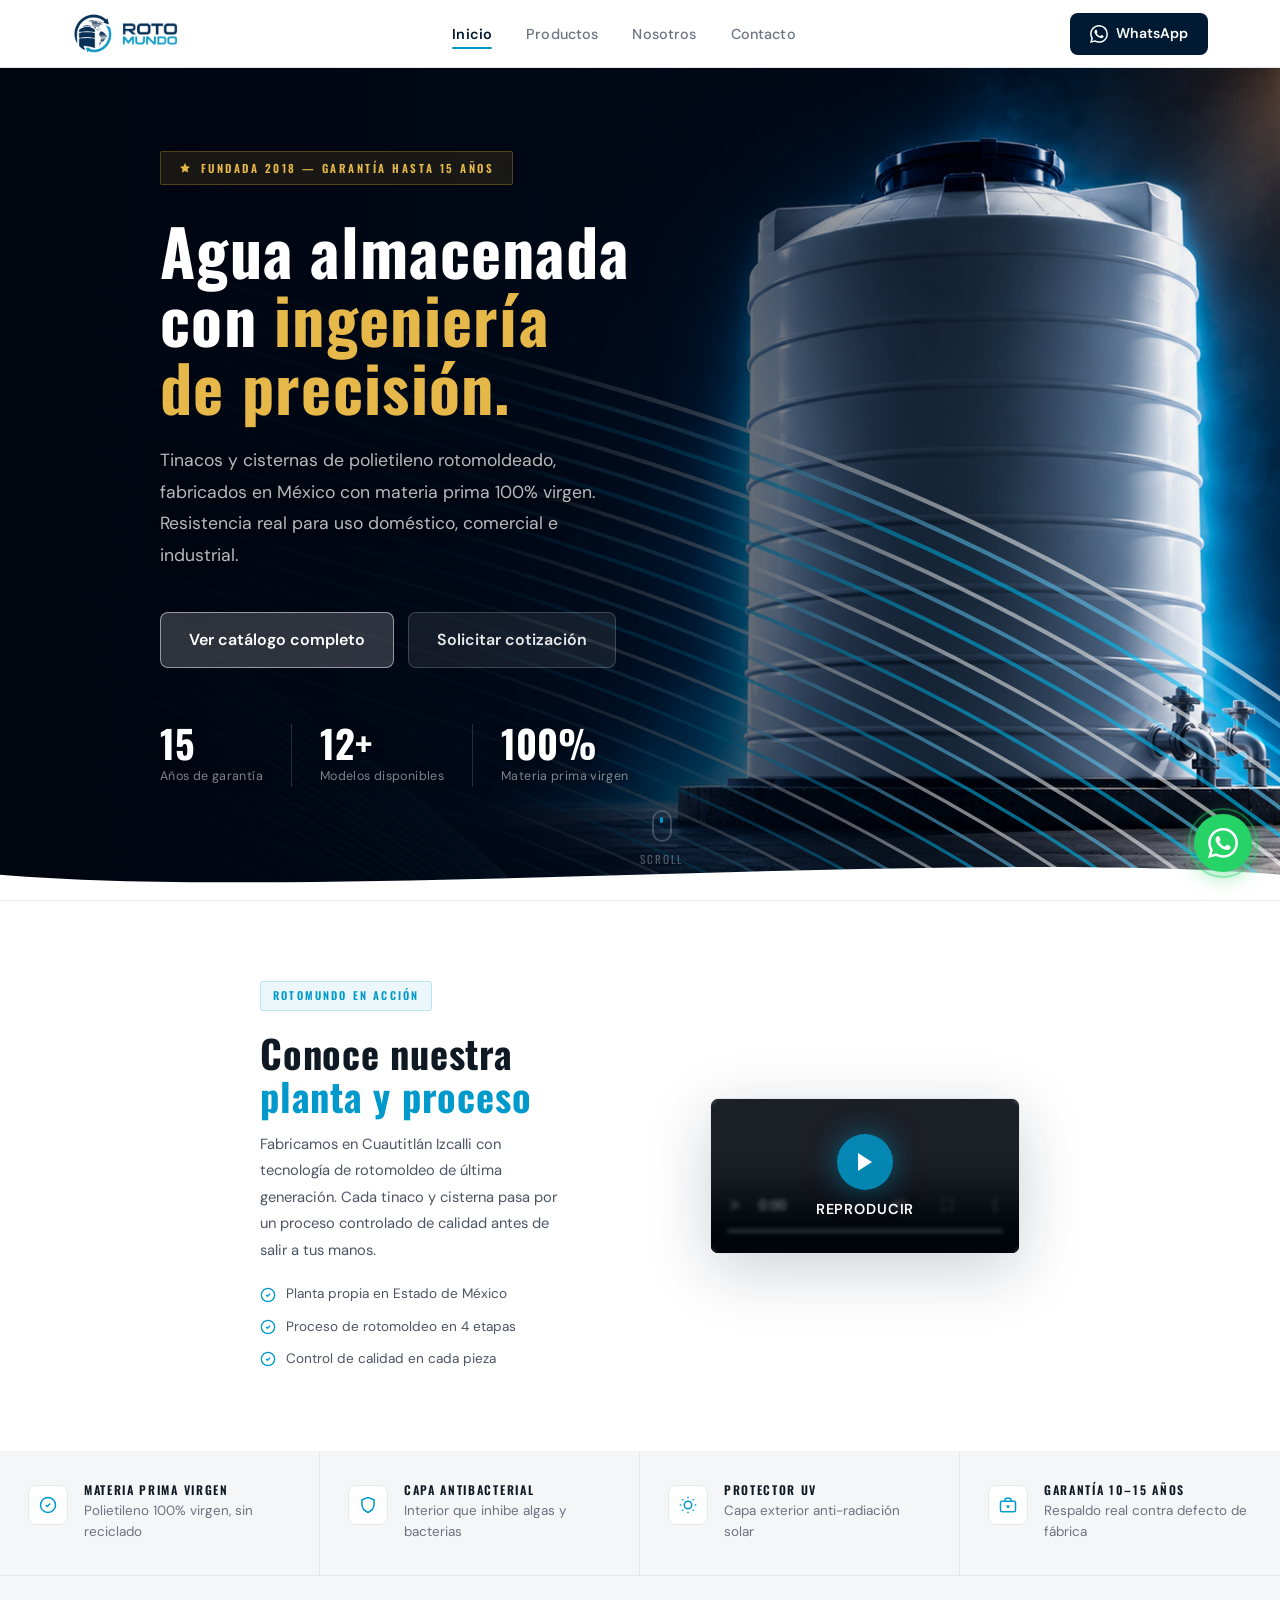
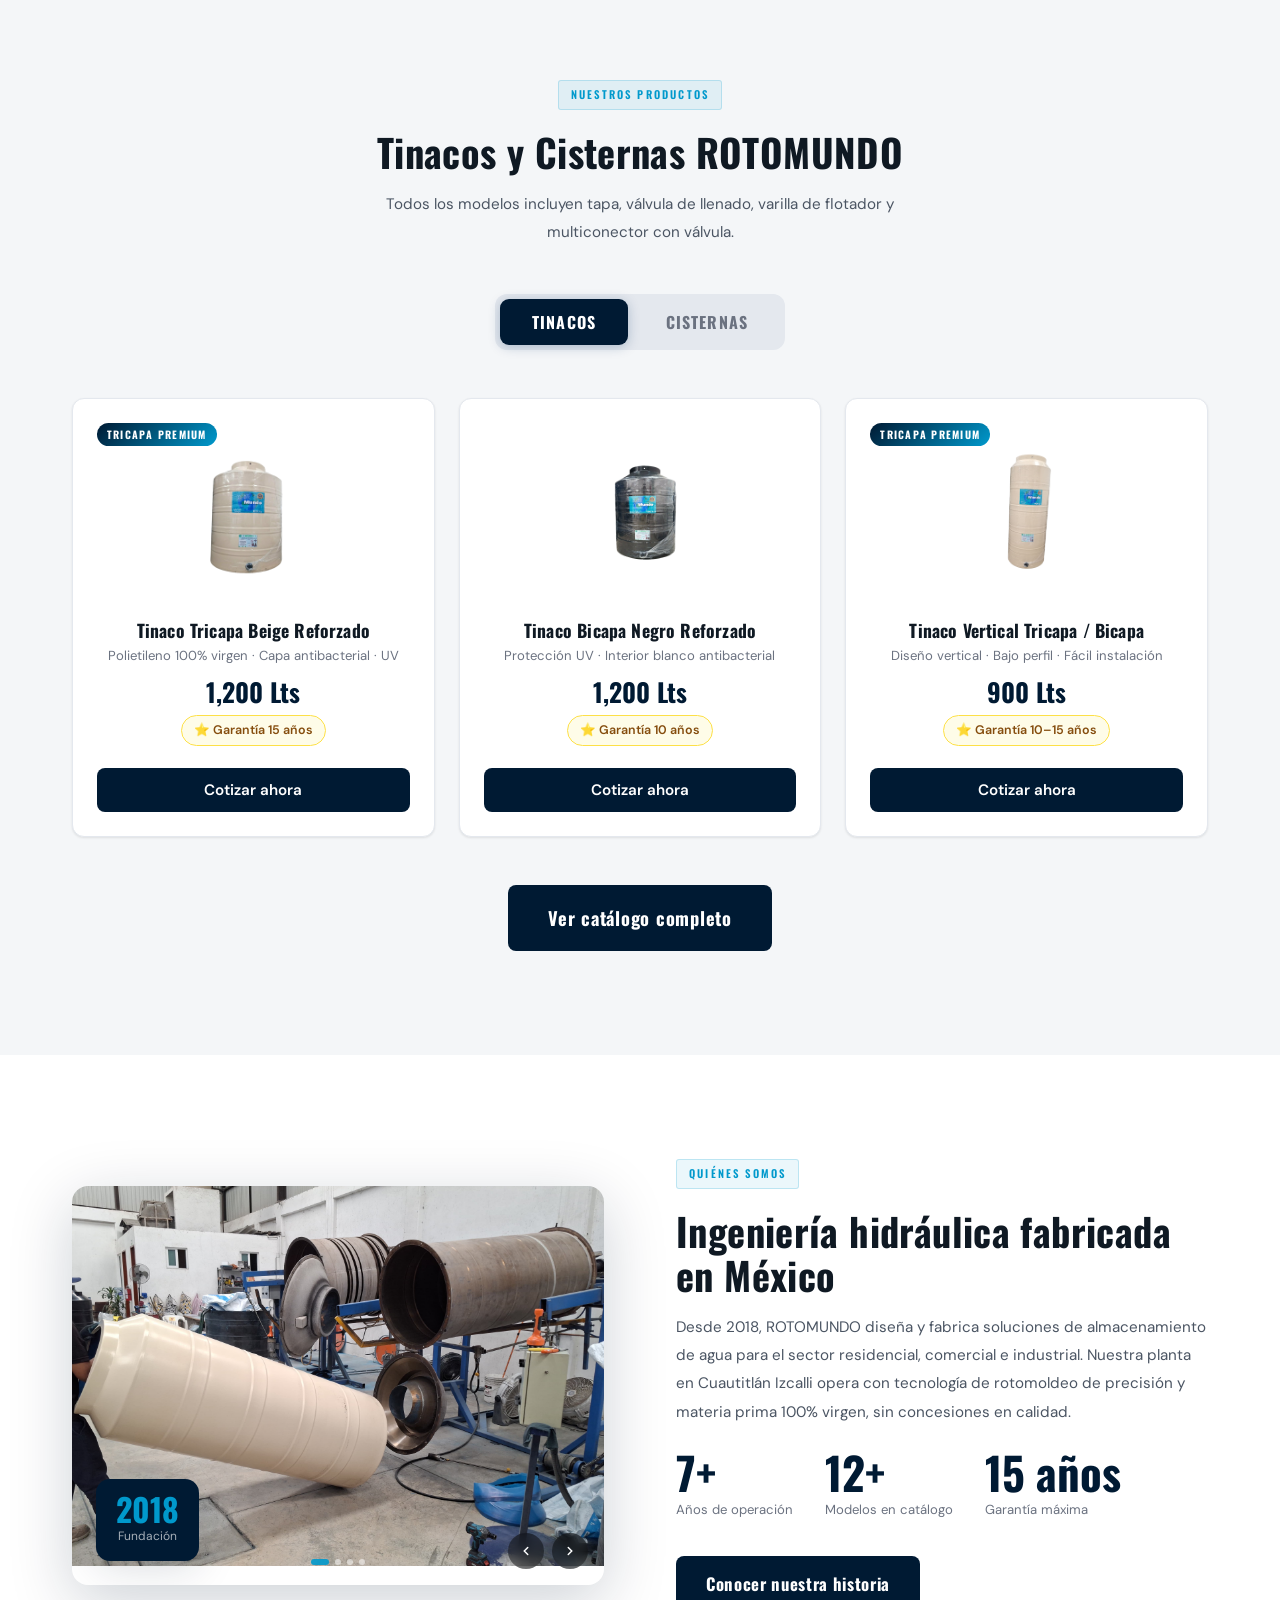
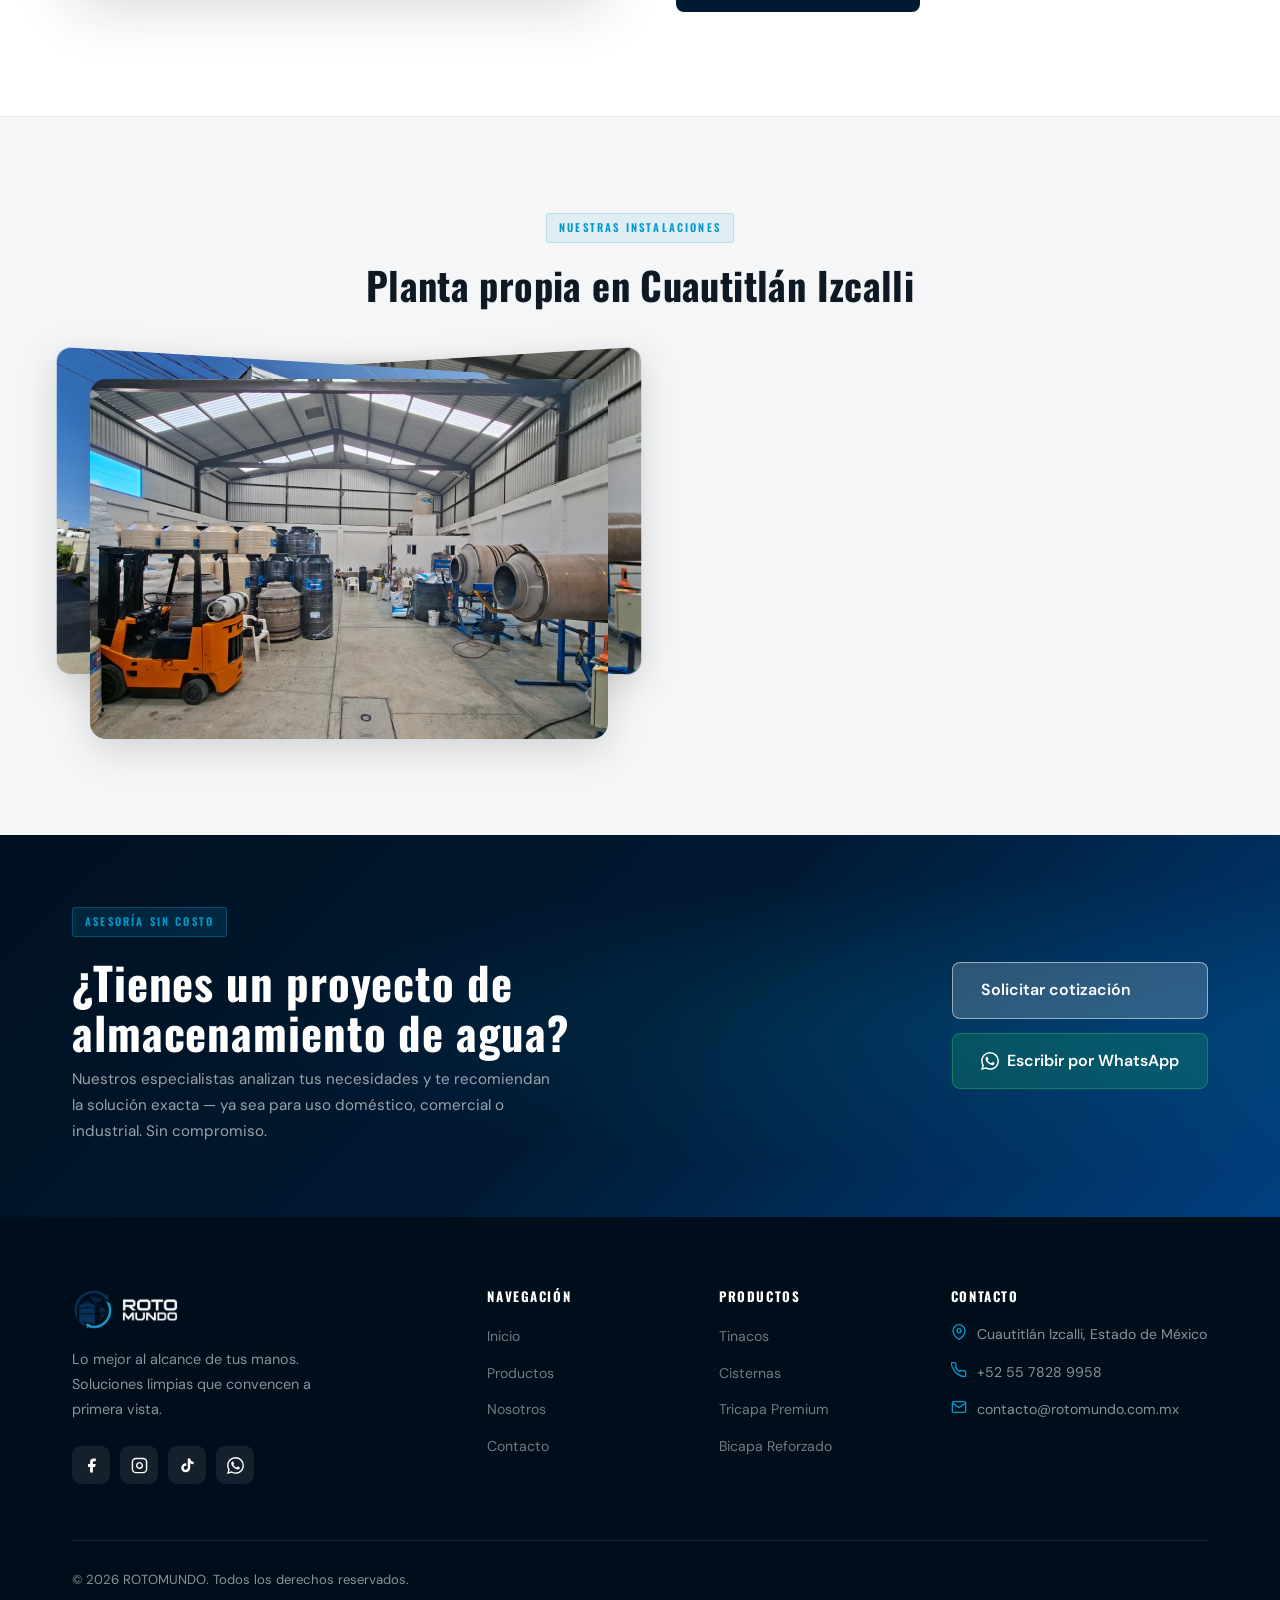
<file: index.html>
<!DOCTYPE html>
<html lang="es">
<head>
  <meta charset="UTF-8" />
  <meta name="viewport" content="width=device-width, initial-scale=1.0" />
  <title>ROTOMUNDO — Tinacos y Cisternas de Alta Calidad</title>
  <meta name="description" content="Tinacos y cisternas de polietileno con garantía de hasta 15 años. Capa antibacterial, protector UV y materia prima virgen. Cuautitlán Izcalli." />
  <link rel="icon" type="image/png" href="favicon.png" />
  <link rel="apple-touch-icon" href="favicon.png" />
  <link rel="preconnect" href="https://fonts.googleapis.com" />
  <link rel="preconnect" href="https://fonts.gstatic.com" crossorigin />
  <link rel="stylesheet" href="shared.css" />
  <style>
    /* ══════════════════════════════════
       HERO
    ══════════════════════════════════ */
    /* ── Navbar slide-down ── */
    @keyframes navSlideDown {
      from { transform: translateY(-100%); opacity: 0; }
      to   { transform: translateY(0);     opacity: 1; }
    }
    #navbar { animation: navSlideDown .8s cubic-bezier(.22,1,.36,1) forwards; }

    /* ── Floating Paths ── */
    #hero-paths {
      position: absolute;
      inset: 0;
      z-index: 1;
      pointer-events: none;
      overflow: hidden;
      will-change: transform;
      transform: translateZ(0);
    }
    #hero-paths svg {
      position: absolute;
      inset: 0;
      width: 100%;
      height: 100%;
      overflow: hidden;
      transform: translateZ(0);
    }
    @keyframes flowPath {
      from { stroke-dashoffset: 2400; }
      to   { stroke-dashoffset: 0; }
    }
    @keyframes flowPathRev {
      from { stroke-dashoffset: -2400; }
      to   { stroke-dashoffset: 0; }
    }
    .fp   { stroke-dasharray: 2400; animation: flowPath var(--dur) linear infinite; }
    .fp-r { stroke-dasharray: 2400; animation: flowPathRev var(--dur) linear infinite; }

    /* ── Hero ── */
    #hero {
      min-height: 100vh;
      display: flex;
      align-items: center;
      background-image: url('hero.png');
      background-size: cover;
      background-position: center center;
      position: relative;
      overflow: hidden;
      padding-top: var(--nav-h);
    }
    /* Overlay */
    #hero::before {
      content: '';
      position: absolute;
      inset: 0;
      background: linear-gradient(
        to right,
        rgba(0,5,15,1)    0%,
        rgba(0,8,22,.97)  38%,
        rgba(0,8,22,.70)  55%,
        rgba(0,5,12,.15)  75%,
        rgba(0,0,0,.0)   100%
      );
      z-index: 2;
    }

    /* Grid — dos columnas: texto izquierda, tinaco derecha */
    .hero-grid {
      display: grid;
      grid-template-columns: 1fr 1fr;
      align-items: center;
      position: relative;
      z-index: 3;
      padding: 80px 0 110px;
      text-align: left;
    }
    .hero-content { text-align: left; }
    .hero-right { /* columna derecha vacía — deja ver el tinaco */ }

    /* Badge */
    .hero-badge {
      display: inline-flex;
      align-items: center;
      gap: 10px;
      background: rgba(200,146,42,.12);
      border: 1px solid rgba(200,146,42,.35);
      border-radius: 2px;
      padding: 7px 18px;
      font-family: 'Oswald', sans-serif;
      font-weight: 600;
      font-size: .7rem;
      letter-spacing: .22em;
      text-transform: uppercase;
      color: var(--gold-light);
      margin-bottom: 32px;
    }
    .hero-badge svg { flex-shrink: 0; }

    /* Title */
    .hero-title {
      font-size: clamp(2.8rem, 5.2vw, 4rem);
      text-wrap: balance;
      font-weight: 700;
      color: var(--white);
      margin-bottom: 24px;
      line-height: 1.06;
      letter-spacing: .02em;
    }
    .hero-title em { font-style: normal; color: var(--gold-light); }

    /* Subtitle */
    .hero-sub {
      font-size: 1.1rem;
      color: rgba(255,255,255,.72);
      margin-bottom: 40px;
      max-width: 480px;
      line-height: 1.8;
      text-shadow: 0 1px 18px rgba(0,3,12,.98), 0 2px 6px rgba(0,3,12,.9);
    }

    /* Botones glass — fiel al componente React */
    .hero-btns {
      display: flex;
      flex-wrap: wrap;
      gap: 14px;
      margin-bottom: 56px;
    }
    .btn-glass {
      display: inline-flex;
      align-items: center;
      gap: 8px;
      padding: 14px 28px;
      font-family: 'DM Sans', sans-serif;
      font-weight: 600;
      font-size: 1rem;
      border-radius: 8px;
      cursor: pointer;
      transition: background .2s ease, border-color .2s ease;
      text-decoration: none;
      backdrop-filter: blur(8px);
      -webkit-backdrop-filter: blur(8px);
    }
    .btn-glass-primary {
      background: rgba(255,255,255,.18);
      border: 1px solid rgba(255,255,255,.5);
      color: #fff;
    }
    .btn-glass-primary:hover {
      background: rgba(255,255,255,.28);
      border-color: rgba(255,255,255,.7);
      color: #fff;
    }
    .btn-glass-secondary {
      background: rgba(255,255,255,.08);
      border: 1px solid rgba(255,255,255,.18);
      color: rgba(255,255,255,.9);
    }
    .btn-glass-secondary:hover {
      background: rgba(255,255,255,.16);
      border-color: rgba(255,255,255,.3);
      color: #fff;
    }
    .btn-glass-wa {
      background: rgba(37,211,102,.18);
      border: 1px solid rgba(37,211,102,.35);
      color: #fff;
    }
    .btn-glass-wa:hover {
      background: rgba(37,211,102,.30);
      border-color: rgba(37,211,102,.55);
      color: #fff;
    }

    /* Stats */
    .hero-stats { display: flex; gap: 0; }
    .hero-stat {
      padding: 0 28px 0 0;
      margin-right: 28px;
      border-right: 1px solid rgba(255,255,255,.15);
    }
    .hero-stat:last-child { border-right: none; margin-right: 0; padding-right: 0; }
    .hero-stat-num {
      font-family: 'Oswald', sans-serif;
      font-size: 2.4rem;
      font-weight: 700;
      color: var(--white);
      line-height: 1;
      text-shadow: 0 1px 14px rgba(0,3,12,.95);
    }
    .hero-stat-num span { color: var(--gold-light); }
    .hero-stat-label { font-size: .78rem; color: rgba(255,255,255,.5); margin-top: 4px; letter-spacing: .03em; text-shadow: 0 1px 10px rgba(0,3,12,.95); }

    .hero-visual { display: none; }

    /* Scroll indicator */
    .scroll-ind {
      position: absolute;
      bottom: 32px; left: 50%;
      transform: translateX(-50%);
      z-index: 2;
      display: flex; flex-direction: column; align-items: center; gap: 8px;
      cursor: pointer;
      opacity: 0;
      animation: hEnter .6s ease 1.4s forwards;
    }
    .scroll-ind span {
      font-family: 'Oswald', sans-serif;
      font-size: .7rem; letter-spacing: .18em; text-transform: uppercase;
      color: rgba(255,255,255,.3);
    }
    .scroll-mouse {
      width: 20px; height: 32px;
      border: 2px solid rgba(255,255,255,.2);
      border-radius: 10px;
      display: flex; justify-content: center; padding-top: 5px;
    }
    .scroll-dot {
      width: 3px; height: 6px;
      background: var(--sky); border-radius: 3px;
      animation: sDot 1.8s ease-in-out infinite;
    }
    @keyframes sDot {
      0%  { transform: translateY(0);   opacity: 1; }
      75% { transform: translateY(9px); opacity: 0; }
      100%{ transform: translateY(0);   opacity: 0; }
    }

    /* Wave */
    .hero-wave {
      position: absolute;
      bottom: -1px; left: 0; right: 0;
      z-index: 2; line-height: 0;
    }
    .hero-wave svg { display: block; width: 100%; }

    @media (max-width: 900px) {
      #hero { background-position: 70% center; }
      .hero-grid { grid-template-columns: 1fr; padding: 60px 0 90px; }
      .hero-right { display: none; }
      .hero-title { font-size: clamp(2.2rem, 8vw, 3rem); }
      .hero-sub { font-size: 1rem; }
      .hero-stats { justify-content: flex-start; }
      .hero-btns { flex-wrap: wrap; }
      .scroll-ind { display: none; }
    }

    /* ══════════════════════════════════
       FEATURE STRIP
    ══════════════════════════════════ */
    #features {
      background: var(--gray);
      border-bottom: 1px solid var(--gray2);
      padding: 0;
    }
    .features-inner {
      display: grid;
      grid-template-columns: repeat(4, 1fr);
    }
    .feature-item {
      padding: 32px 28px;
      display: flex;
      flex-direction: row;
      align-items: flex-start;
      gap: 16px;
      border-right: 1px solid var(--gray2);
      position: relative;
      transition: background var(--trans);
    }
    .feature-item:last-child { border-right: none; }
    .feature-item:hover { background: #fff; }
    .feature-item::before {
      content: '';
      position: absolute;
      top: 0; left: 0; right: 0;
      height: 2px;
      background: var(--sky);
      transform: scaleX(0);
      transition: transform .3s ease;
      transform-origin: left;
    }
    .feature-item:hover::before { transform: scaleX(1); }
    .feature-icon {
      width: 40px; height: 40px;
      background: #fff;
      border: 1px solid var(--gray2);
      border-radius: 8px;
      display: flex; align-items: center; justify-content: center;
      flex-shrink: 0;
      margin-top: 2px;
      color: var(--sky);
    }
    .feature-icon svg { width: 18px; height: 18px; }
    .feature-text h4 {
      font-family: 'Oswald', sans-serif;
      font-size: .75rem;
      font-weight: 600;
      color: var(--text);
      letter-spacing: .14em;
      text-transform: uppercase;
      margin-bottom: 5px;
    }
    .feature-text p { font-size: .84rem; color: var(--gray3); line-height: 1.55; }
    @media (max-width: 800px) {
      .features-inner { grid-template-columns: repeat(2, 1fr); }
      .feature-item:nth-child(2) { border-right: none; }
      .feature-item:nth-child(3) { border-top: 1px solid var(--gray2); }
    }
    @media (max-width: 500px) {
      .features-inner { grid-template-columns: 1fr; }
      .feature-item { border-right: none; border-bottom: 1px solid var(--gray2); }
      .feature-item:last-child { border-bottom: none; }
    }

    /* ══════════════════════════════════
       PRODUCTOS PREVIEW
    ══════════════════════════════════ */
    #productos-preview {
      background: var(--gray);
    }
    .prod-preview-header {
      text-align: center;
      margin-bottom: 48px;
    }
    .prod-preview-header .section-label { justify-content: center; }
    .prod-preview-header .section-label::before { display: none; }
    .prod-preview-header .section-sub { margin: 0 auto; text-align: center; }
    .prod-preview-grid {
      display: grid;
      grid-template-columns: repeat(3, 1fr);
      gap: 24px;
      margin-bottom: 48px;
    }
    @media (max-width: 900px) { .prod-preview-grid { grid-template-columns: 1fr 1fr; } }
    @media (max-width: 560px) { .prod-preview-grid { grid-template-columns: 1fr; } }
    .prod-preview-cta { text-align: center; }

    /* ══════════════════════════════════
       QUIÉNES SOMOS
    ══════════════════════════════════ */
    #nosotros-preview {
      background: var(--white);
    }
    .nos-grid {
      display: grid;
      grid-template-columns: 1fr 1fr;
      gap: 72px;
      align-items: center;
    }
    .nos-img-wrap {
      border-radius: var(--radius-lg);
      overflow: hidden;
      box-shadow: var(--shadow-xl);
      aspect-ratio: 4/3;
      position: relative;
    }
    .nos-img-wrap img {
      width: 100%; height: 100%;
      object-fit: cover;
    }
    .nos-year-badge {
      position: absolute;
      bottom: 24px; left: 24px;
      background: var(--navy);
      color: #fff;
      border-radius: 14px;
      padding: 14px 20px;
      text-align: center;
      box-shadow: var(--shadow-lg);
    }
    .nos-year-badge .year {
      font-family: 'Oswald', sans-serif;
      font-size: 2rem;
      font-weight: 700;
      color: var(--sky);
      line-height: 1;
    }
    .nos-year-badge .year-label {
      font-size: .75rem;
      color: rgba(255,255,255,.65);
      margin-top: 2px;
    }
    .nos-content .section-sub { max-width: 100%; margin-bottom: 24px; }
    .nos-quote {
      background: var(--gray);
      border-left: 4px solid var(--sky);
      border-radius: 0 10px 10px 0;
      padding: 18px 22px;
      font-size: .95rem;
      color: var(--gray3);
      line-height: 1.7;
      margin: 20px 0 32px;
      font-style: italic;
    }
    .nos-stats {
      display: flex;
      gap: 32px;
      margin-bottom: 36px;
      flex-wrap: wrap;
    }
    .nos-stat { text-align: left; }
    .nos-stat-num {
      font-family: 'Oswald', sans-serif;
      font-size: 2.8rem;
      font-weight: 700;
      color: var(--navy);
      line-height: 1;
    }
    .nos-stat-num span { color: var(--gold-light); }
    .nos-stat-label { font-size: .82rem; color: var(--gray3); margin-top: 4px; }
    @media (max-width: 800px) {
      .nos-grid { grid-template-columns: 1fr; gap: 40px; }
      .nos-img-wrap { aspect-ratio: 16/9; }
    }

    /* ══════════════════════════════════
       CTA BAND
    ══════════════════════════════════ */
    #cta-band {
      background: linear-gradient(135deg, #001020 0%, var(--navy) 50%, #004080 100%);
      position: relative;
      overflow: hidden;
      padding: 72px 0;
    }
    #cta-band::before {
      content: '';
      position: absolute; inset: 0;
      background: radial-gradient(ellipse at 80% 50%, rgba(0,153,204,.15) 0%, transparent 55%);
    }
    .cta-band-inner {
      position: relative; z-index: 1;
      display: flex;
      align-items: center;
      justify-content: space-between;
      gap: 40px;
      flex-wrap: wrap;
    }
    .cta-band-title {
      font-size: clamp(1.9rem, 3.5vw, 3rem);
      color: var(--white);
      max-width: 520px;
    }
    .cta-band-title em { font-style: normal; color: var(--gold-light); }
    .cta-band-sub {
      font-size: .95rem;
      color: rgba(255,255,255,.6);
      margin-top: 10px;
      max-width: 480px;
      line-height: 1.7;
    }
    .cta-band-actions {
      display: flex;
      flex-direction: column;
      gap: 14px;
      flex-shrink: 0;
    }
    #cta-band .section-label {
      background: rgba(0,153,204,.15);
      border-color: rgba(0,153,204,.35);
      color: var(--sky);
    }
    @media (max-width: 700px) {
      .cta-band-inner { flex-direction: column; text-align: center; }
      .cta-band-actions { width: 100%; }
      .cta-band-actions .btn { width: 100%; justify-content: center; }
    }

    /* ══════════════════════════════════
       CARRUSEL INSTALACIONES
    ══════════════════════════════════ */
    #instalaciones {
      background: var(--gray);
      border-top: 1px solid var(--gray2);
      padding: 96px 0;
    }
    .carr-header {
      text-align: center;
      margin-bottom: 72px;
    }
    .carr-header .section-title {
      white-space: nowrap;
    }
    .carr-header .section-label { justify-content: center; }
    .carr-grid {
      display: grid;
      grid-template-columns: 1fr 1fr;
      gap: 64px;
      align-items: center;
      max-width: 1100px;
      margin: 0 auto;
    }
    /* Image stack */
    .carr-images {
      position: relative;
      height: 360px;
      perspective: 1000px;
    }
    .carr-img {
      position: absolute;
      width: 100%;
      height: 100%;
      object-fit: cover;
      border-radius: 16px;
      box-shadow: 0 10px 40px rgba(0,0,0,.15);
      transition: all .8s cubic-bezier(.4,2,.3,1);
      cursor: pointer;
    }
    /* Content side */
    .carr-content { display: flex; flex-direction: column; gap: 0; }
    .carr-caption-title {
      font-family: 'Oswald', sans-serif;
      font-size: clamp(1.5rem, 2.5vw, 2rem);
      font-weight: 700;
      color: var(--text);
      margin-bottom: 6px;
    }
    .carr-caption-sub {
      font-size: .85rem;
      font-weight: 600;
      color: var(--sky);
      letter-spacing: .08em;
      text-transform: uppercase;
      margin-bottom: 20px;
    }
    .carr-caption-desc {
      font-size: 1rem;
      color: #4b5563;
      line-height: 1.75;
      margin-bottom: 40px;
      min-height: 5rem;
    }
    /* Arrows */
    .carr-arrows { display: flex; gap: 12px; }
    .carr-arrow {
      width: 44px; height: 44px;
      border-radius: 50%;
      border: none;
      cursor: pointer;
      display: flex; align-items: center; justify-content: center;
      background: #141414;
      transition: background .25s ease;
      flex-shrink: 0;
    }
    .carr-arrow:hover { background: var(--sky); }
    .carr-arrow svg { color: #f1f1f7; }
    /* Dots */
    .carr-dots {
      display: flex;
      gap: 8px;
      align-items: center;
      margin-left: 16px;
    }
    .carr-dot {
      width: 6px; height: 6px;
      border-radius: 50%;
      background: var(--gray2);
      border: none;
      cursor: pointer;
      transition: all .3s ease;
      padding: 0;
      flex-shrink: 0;
    }
    .carr-dot.active {
      background: var(--sky);
      width: 18px;
      border-radius: 4px;
    }
    @media (max-width: 860px) {
      .carr-grid { grid-template-columns: 1fr; gap: 32px; }
      .carr-images { height: 240px; }
    }

    /* ══════════════════════════════════
       TESTIMONIAL
    ══════════════════════════════════ */
    #testimonios {
      background: var(--gray);
    }
    .test-header { text-align: center; margin-bottom: 48px; }
    .test-header .section-label { justify-content: center; }
    .test-header .section-label::before { display: none; }
    .test-card {
      background: var(--white);
      border-radius: var(--radius-lg);
      padding: 40px;
      box-shadow: var(--shadow);
      border: 1px solid var(--gray2);
      max-width: 680px;
      margin: 0 auto;
      text-align: center;
    }
    .test-stars {
      display: flex;
      justify-content: center;
      gap: 6px;
      margin-bottom: 20px;
    }
    .test-stars svg { width: 22px; height: 22px; color: #f59e0b; fill: #f59e0b; }
    .test-text {
      font-size: 1.1rem;
      color: var(--text);
      line-height: 1.75;
      margin-bottom: 24px;
      font-style: italic;
    }
    .test-author {
      display: flex;
      align-items: center;
      justify-content: center;
      gap: 14px;
    }
    .test-avatar {
      width: 48px; height: 48px;
      background: linear-gradient(135deg, var(--navy), var(--sky));
      border-radius: 50%;
      display: flex; align-items: center; justify-content: center;
      font-family: 'Oswald', sans-serif;
      font-size: 1.2rem;
      font-weight: 700;
      color: #fff;
    }
    .test-author-info { text-align: left; }
    .test-author-name {
      font-family: 'Oswald', sans-serif;
      font-size: 1rem; font-weight: 700;
      color: var(--navy); letter-spacing: .02em;
    }
    .test-author-role { font-size: .82rem; color: var(--gray3); }

    /* ══════════════════════════════════
       VIDEO SECTION
    ══════════════════════════════════ */
    #video-section {
      background: #fff;
      border-top: 1px solid var(--gray2);
      padding: 80px 0;
    }
    .video-layout {
      display: grid;
      grid-template-columns: 1fr 1fr;
      gap: 140px;
      align-items: center;
      max-width: 760px;
      margin: 0 auto;
    }
    .video-text h2 { color: var(--text); margin-bottom: 14px; }
    .video-text h2 em { font-style: normal; color: var(--sky); }
    .video-text p {
      color: #4b5563;
      font-size: .92rem;
      line-height: 1.8;
      margin-bottom: 20px;
    }
    .video-feat {
      display: flex;
      flex-direction: column;
      gap: 10px;
    }
    .video-feat-item {
      display: flex;
      align-items: center;
      gap: 10px;
      font-size: .85rem;
      color: #4b5563;
    }
    .video-feat-item svg { color: var(--sky); flex-shrink: 0; }
    .video-wrapper {
      border-radius: var(--radius);
      overflow: hidden;
      box-shadow: var(--shadow-xl);
      border: 1px solid var(--gray2);
      position: relative;
    }
    .video-wrapper video {
      width: 100%;
      display: block;
    }
    /* Botón play superpuesto — visible cuando el video no ha iniciado */
    .video-play-btn {
      position: absolute;
      inset: 0;
      width: 100%;
      height: 100%;
      display: flex;
      flex-direction: column;
      align-items: center;
      justify-content: center;
      gap: 10px;
      background: rgba(0,10,25,.45);
      backdrop-filter: blur(2px);
      -webkit-backdrop-filter: blur(2px);
      border: none;
      cursor: pointer;
      color: #fff;
      font-family: 'DM Sans', sans-serif;
      font-size: .9rem;
      font-weight: 600;
      letter-spacing: .06em;
      text-transform: uppercase;
      transition: background .25s ease, opacity .25s ease;
      z-index: 2;
    }
    .video-play-btn svg {
      width: 56px; height: 56px;
      background: rgba(0,153,204,.85);
      border-radius: 50%;
      padding: 16px;
      box-shadow: 0 0 30px rgba(0,153,204,.5);
      transition: transform .2s ease, background .2s ease;
    }
    .video-play-btn:hover svg {
      transform: scale(1.1);
      background: var(--sky);
    }
    .video-play-btn.hidden {
      opacity: 0;
      pointer-events: none;
    }
    @media (max-width: 768px) {
      .video-layout { grid-template-columns: 1fr; gap: 28px; }
    }

    /* ══════════════════════════════════
       POR QUÉ ROTOMUNDO
    ══════════════════════════════════ */
    #por-que {
      background: var(--gray);
      border-top: 1px solid var(--gray2);
      border-bottom: 1px solid var(--gray2);
    }
    .pq-header { text-align: center; margin-bottom: 56px; }
    .pq-header .section-label { margin-bottom: 16px; }
    .pq-title {
      font-size: clamp(1.9rem, 3.2vw, 2.8rem);
      font-weight: 700;
      color: var(--text);
      line-height: 1.15;
      margin-bottom: 16px;
    }
    .pq-title em { font-style: normal; color: var(--sky); }
    .pq-sub {
      font-size: .95rem;
      color: #4b5563;
      max-width: 560px;
      margin: 0 auto;
      line-height: 1.8;
    }
    .pq-grid {
      display: grid;
      grid-template-columns: repeat(3, 1fr);
      gap: 20px;
    }
    .pq-card {
      background: #fff;
      border: 1px solid var(--gray2);
      border-radius: var(--radius);
      padding: 32px 24px;
      transition: box-shadow .25s, transform .25s, border-color .25s;
      cursor: default;
    }
    .pq-card:hover {
      box-shadow: var(--shadow-lg);
      transform: translateY(-3px);
      border-color: rgba(0,153,204,.3);
    }
    .pq-card-icon {
      width: 44px; height: 44px;
      background: var(--sky-light);
      border-radius: 10px;
      display: flex; align-items: center; justify-content: center;
      margin-bottom: 18px;
      color: var(--sky);
    }
    .pq-card-icon svg { width: 22px; height: 22px; }
    .pq-card-label {
      font-family: 'Oswald', sans-serif;
      font-size: .68rem;
      font-weight: 600;
      letter-spacing: .18em;
      text-transform: uppercase;
      color: var(--sky);
      margin-bottom: 8px;
    }
    .pq-card h3 {
      font-size: 1.05rem;
      font-weight: 700;
      color: var(--text);
      margin-bottom: 10px;
      line-height: 1.3;
    }
    .pq-card p {
      font-size: .88rem;
      color: #4b5563;
      line-height: 1.75;
    }
    .pq-card-wide {
      grid-column: span 3;
      display: grid;
      grid-template-columns: auto 1fr;
      gap: 24px;
      align-items: start;
    }
    .pq-card-wide .pq-card-icon { flex-shrink: 0; }
    .pq-warranty {
      display: flex;
      gap: 12px;
      margin-top: 16px;
      flex-wrap: wrap;
    }
    .pq-warranty-badge {
      display: inline-flex;
      align-items: center;
      gap: 6px;
      background: rgba(0,153,204,.08);
      border: 1px solid rgba(0,153,204,.25);
      border-radius: 4px;
      padding: 5px 14px;
      font-family: 'Oswald', sans-serif;
      font-size: .78rem;
      font-weight: 600;
      color: var(--sky);
      letter-spacing: .06em;
    }
    @media (max-width: 900px) {
      .pq-grid { grid-template-columns: repeat(2, 1fr); }
      .pq-card-wide { grid-column: span 2; }
    }
    @media (max-width: 600px) {
      .pq-grid { grid-template-columns: 1fr; }
      .pq-card-wide { grid-column: span 1; grid-template-columns: 1fr; }
    }
  </style>
</head>
<body>

<!-- NAVBAR -->
<nav id="navbar" role="navigation" aria-label="Navegación principal">
  <div class="container nav-inner">
    <a href="index.html" class="nav-logo" aria-label="ROTOMUNDO inicio">
      <img src="logo sin fondo.png" alt="" class="nav-logo-icon" aria-hidden="true" />
      <img src="logo rotomundo letras.png" alt="ROTOMUNDO" class="nav-logo-text" />
    </a>
    <ul class="nav-links" role="list">
      <li><a href="index.html" class="nav-active">Inicio</a></li>
      <li><a href="productos.html">Productos</a></li>
      <li><a href="nosotros.html">Nosotros</a></li>
      <li><a href="contacto.html">Contacto</a></li>
    </ul>
    <a href="https://api.whatsapp.com/send?phone=525578289958&text=Hola,%20me%20interesa%20cotizar%20un%20producto%20ROTOMUNDO" target="_blank" rel="noopener" class="nav-cta-btn" aria-label="WhatsApp">
      <svg width="18" height="18" viewBox="0 0 24 24" fill="currentColor" aria-hidden="true"><path d="M17.472 14.382c-.297-.149-1.758-.867-2.03-.967-.273-.099-.471-.148-.67.15-.197.297-.767.966-.94 1.164-.173.199-.347.223-.644.075-.297-.15-1.255-.463-2.39-1.475-.883-.788-1.48-1.761-1.653-2.059-.173-.297-.018-.458.13-.606.134-.133.298-.347.446-.52.149-.174.198-.298.298-.497.099-.198.05-.371-.025-.52-.075-.149-.669-1.612-.916-2.207-.242-.579-.487-.5-.669-.51-.173-.008-.371-.01-.57-.01-.198 0-.52.074-.792.372-.272.297-1.04 1.016-1.04 2.479 0 1.462 1.065 2.875 1.213 3.074.149.198 2.096 3.2 5.077 4.487.709.306 1.262.489 1.694.625.712.227 1.36.195 1.871.118.571-.085 1.758-.719 2.006-1.413.248-.694.248-1.289.173-1.413-.074-.124-.272-.198-.57-.347m-5.421 7.403h-.004a9.87 9.87 0 01-5.031-1.378l-.361-.214-3.741.982.998-3.648-.235-.374a9.86 9.86 0 01-1.51-5.26c.001-5.45 4.436-9.884 9.888-9.884 2.64 0 5.122 1.03 6.988 2.898a9.825 9.825 0 012.893 6.994c-.003 5.45-4.437 9.884-9.885 9.884m8.413-18.297A11.815 11.815 0 0012.05 0C5.495 0 .16 5.335.157 11.892c0 2.096.547 4.142 1.588 5.945L.057 24l6.305-1.654a11.882 11.882 0 005.683 1.448h.005c6.554 0 11.89-5.335 11.893-11.893a11.821 11.821 0 00-3.48-8.413z"/></svg>
      WhatsApp
    </a>
    <button class="hamburger" id="hamburger" aria-label="Abrir menú" aria-expanded="false">
      <span></span><span></span><span></span>
    </button>
  </div>
</nav>
<div class="mobile-menu" id="mobileMenu" role="dialog" aria-label="Menú móvil">
  <a href="index.html">Inicio</a>
  <a href="productos.html">Productos</a>
  <a href="nosotros.html">Nosotros</a>
  <a href="contacto.html">Contacto</a>
  <a href="https://api.whatsapp.com/send?phone=525578289958&text=Hola,%20me%20interesa%20cotizar%20un%20producto%20ROTOMUNDO" target="_blank" rel="noopener" class="nav-cta-btn">
    <svg width="18" height="18" viewBox="0 0 24 24" fill="currentColor" aria-hidden="true"><path d="M17.472 14.382c-.297-.149-1.758-.867-2.03-.967-.273-.099-.471-.148-.67.15-.197.297-.767.966-.94 1.164-.173.199-.347.223-.644.075-.297-.15-1.255-.463-2.39-1.475-.883-.788-1.48-1.761-1.653-2.059-.173-.297-.018-.458.13-.606.134-.133.298-.347.446-.52.149-.174.198-.298.298-.497.099-.198.05-.371-.025-.52-.075-.149-.669-1.612-.916-2.207-.242-.579-.487-.5-.669-.51-.173-.008-.371-.01-.57-.01-.198 0-.52.074-.792.372-.272.297-1.04 1.016-1.04 2.479 0 1.462 1.065 2.875 1.213 3.074.149.198 2.096 3.2 5.077 4.487.709.306 1.262.489 1.694.625.712.227 1.36.195 1.871.118.571-.085 1.758-.719 2.006-1.413.248-.694.248-1.289.173-1.413-.074-.124-.272-.198-.57-.347m-5.421 7.403h-.004a9.87 9.87 0 01-5.031-1.378l-.361-.214-3.741.982.998-3.648-.235-.374a9.86 9.86 0 01-1.51-5.26c.001-5.45 4.436-9.884 9.888-9.884 2.64 0 5.122 1.03 6.988 2.898a9.825 9.825 0 012.893 6.994c-.003 5.45-4.437 9.884-9.885 9.884m8.413-18.297A11.815 11.815 0 0012.05 0C5.495 0 .16 5.335.157 11.892c0 2.096.547 4.142 1.588 5.945L.057 24l6.305-1.654a11.882 11.882 0 005.683 1.448h.005c6.554 0 11.89-5.335 11.893-11.893a11.821 11.821 0 00-3.48-8.413z"/></svg>
    WhatsApp
  </a>
</div>

<!-- HERO -->
<section id="hero" aria-label="Inicio">
  <!-- Floating Paths — generados por JS -->
  <div id="hero-paths" aria-hidden="true">
    <svg id="fp-svg-a" viewBox="0 0 696 316" preserveAspectRatio="xMidYMid slice" fill="none"></svg>
    <svg id="fp-svg-b" viewBox="0 0 696 316" preserveAspectRatio="xMidYMid slice" fill="none"></svg>
  </div>
  <div class="container">
    <div class="hero-grid">
      <div class="hero-content">
        <div class="hero-badge h-enter d1">
          <svg width="12" height="12" viewBox="0 0 24 24" fill="currentColor" aria-hidden="true"><path d="M12 2l3.09 6.26L22 9.27l-5 4.87 1.18 6.88L12 17.77l-6.18 3.25L7 14.14 2 9.27l6.91-1.01L12 2z"/></svg>
          Fundada 2018 — Garantía hasta 15 años
        </div>
        <h1 class="hero-title h-enter d2">
          Agua almacenada<br/>con <em>ingeniería<br/>de precisión.</em>
        </h1>
        <p class="hero-sub h-enter d3">Tinacos y cisternas de polietileno rotomoldeado, fabricados en México con materia prima 100% virgen. Resistencia real para uso doméstico, comercial e industrial.</p>
        <div class="hero-btns h-enter d4">
          <a href="productos.html" class="btn-glass btn-glass-primary">Ver catálogo completo</a>
          <a href="contacto.html" class="btn-glass btn-glass-secondary">Solicitar cotización</a>
        </div>
        <div class="hero-stats h-enter d5">
          <div class="hero-stat">
            <div class="hero-stat-num" data-count="15" data-suffix="">15</div>
            <div class="hero-stat-label">Años de garantía</div>
          </div>
          <div class="hero-stat">
            <div class="hero-stat-num" data-count="12" data-suffix="+">12+</div>
            <div class="hero-stat-label">Modelos disponibles</div>
          </div>
          <div class="hero-stat">
            <div class="hero-stat-num" data-count="100" data-suffix="%">100%</div>
            <div class="hero-stat-label">Materia prima virgen</div>
          </div>
        </div>
      </div>
      <div class="hero-right" aria-hidden="true"></div>
    </div>
  </div>
  <div class="scroll-ind" onclick="document.getElementById('features').scrollIntoView({behavior:'smooth'})" aria-hidden="true">
    <div class="scroll-mouse"><div class="scroll-dot"></div></div>
    <span>Scroll</span>
  </div>
  <div class="hero-wave" aria-hidden="true">
    <svg viewBox="0 0 1440 60" xmlns="http://www.w3.org/2000/svg" preserveAspectRatio="none">
      <path d="M0,30 C360,60 1080,0 1440,30 L1440,60 L0,60 Z" fill="#ffffff"/>
    </svg>
  </div>
</section>

<!-- VIDEO -->
<section id="video-section" aria-labelledby="video-title">
  <div class="container">
    <div class="video-layout">
      <div class="video-text fade-in">
        <div class="section-label">ROTOMUNDO en acción</div>
        <h2 id="video-title">Conoce nuestra <em>planta y proceso</em></h2>
        <p>Fabricamos en Cuautitlán Izcalli con tecnología de rotomoldeo de última generación. Cada tinaco y cisterna pasa por un proceso controlado de calidad antes de salir a tus manos.</p>
        <div class="video-feat">
          <div class="video-feat-item">
            <svg viewBox="0 0 24 24" fill="none" stroke="currentColor" stroke-width="2" width="16" height="16"><path d="M9 12l2 2 4-4"/><circle cx="12" cy="12" r="10"/></svg>
            Planta propia en Estado de México
          </div>
          <div class="video-feat-item">
            <svg viewBox="0 0 24 24" fill="none" stroke="currentColor" stroke-width="2" width="16" height="16"><path d="M9 12l2 2 4-4"/><circle cx="12" cy="12" r="10"/></svg>
            Proceso de rotomoldeo en 4 etapas
          </div>
          <div class="video-feat-item">
            <svg viewBox="0 0 24 24" fill="none" stroke="currentColor" stroke-width="2" width="16" height="16"><path d="M9 12l2 2 4-4"/><circle cx="12" cy="12" r="10"/></svg>
            Control de calidad en cada pieza
          </div>
        </div>
      </div>
      <div class="video-wrapper fade-in" data-d="1" id="video-container">
        <video id="hero-video" controls preload="metadata">
          <source src="Video Rotomundo.mp4" type="video/mp4" />
          Tu navegador no soporta la reproducción de video.
        </video>
        <button class="video-play-btn" id="video-play-btn" aria-label="Reproducir video">
          <svg width="28" height="28" viewBox="0 0 24 24" fill="currentColor"><polygon points="5,3 19,12 5,21"/></svg>
          <span>Reproducir</span>
        </button>
      </div>
    </div>
  </div>
</section>

<!-- FEATURE STRIP -->
<section id="features" aria-label="Características principales">
  <div class="features-inner">
    <div class="feature-item fade-in" data-d="1">
      <div class="feature-icon">
        <svg viewBox="0 0 24 24" fill="none" stroke="currentColor" stroke-width="2" aria-hidden="true"><path d="M12 2C6.48 2 2 6.48 2 12s4.48 10 10 10 10-4.48 10-10S17.52 2 12 2z"/><path d="M9 12l2 2 4-4"/></svg>
      </div>
      <div class="feature-text">
        <h4>Materia prima virgen</h4>
        <p>Polietileno 100% virgen, sin reciclado</p>
      </div>
    </div>
    <div class="feature-item fade-in" data-d="2">
      <div class="feature-icon">
        <svg viewBox="0 0 24 24" fill="none" stroke="currentColor" stroke-width="2" aria-hidden="true"><path d="M12 22s8-4 8-10V5l-8-3-8 3v7c0 6 8 10 8 10z"/></svg>
      </div>
      <div class="feature-text">
        <h4>Capa antibacterial</h4>
        <p>Interior que inhibe algas y bacterias</p>
      </div>
    </div>
    <div class="feature-item fade-in" data-d="3">
      <div class="feature-icon">
        <svg viewBox="0 0 24 24" fill="none" stroke="currentColor" stroke-width="2" aria-hidden="true"><circle cx="12" cy="12" r="5"/><path d="M12 1v2M12 21v2M4.22 4.22l1.42 1.42M18.36 18.36l1.42 1.42M1 12h2M21 12h2M4.22 19.78l1.42-1.42M18.36 5.64l1.42-1.42"/></svg>
      </div>
      <div class="feature-text">
        <h4>Protector UV</h4>
        <p>Capa exterior anti-radiación solar</p>
      </div>
    </div>
    <div class="feature-item fade-in" data-d="4">
      <div class="feature-icon">
        <svg viewBox="0 0 24 24" fill="none" stroke="currentColor" stroke-width="2" aria-hidden="true"><rect x="2" y="7" width="20" height="14" rx="2"/><path d="M16 7V5a2 2 0 00-2-2h-4a2 2 0 00-2 2v2"/><line x1="12" y1="12" x2="12" y2="16"/><line x1="10" y1="14" x2="14" y2="14"/></svg>
      </div>
      <div class="feature-text">
        <h4>Garantía 10–15 años</h4>
        <p>Respaldo real contra defecto de fábrica</p>
      </div>
    </div>
  </div>
</section>

<!-- PRODUCTOS PREVIEW -->
<section id="productos-preview" class="section" aria-labelledby="prev-title">
  <div class="container">
    <div class="prod-preview-header fade-in">
      <p class="section-label">Nuestros productos</p>
      <h2 id="prev-title" class="section-title">Tinacos y Cisternas ROTOMUNDO</h2>
      <p class="section-sub">Todos los modelos incluyen tapa, válvula de llenado, varilla de flotador y multiconector con válvula.</p>
    </div>
    <div class="tabs" role="tablist" aria-label="Categoría de producto">
      <button class="tab-btn active" role="tab" id="tab-tin" aria-selected="true" aria-controls="prev-tin">Tinacos</button>
      <button class="tab-btn" role="tab" id="tab-cis" aria-selected="false" aria-controls="prev-cis">Cisternas</button>
    </div>
    <!-- Tinacos preview (3 featured) -->
    <div class="tab-content active" id="prev-tin" role="tabpanel">
      <div class="prod-preview-grid">
        <article class="prod-card fade-in" data-d="1">
          <div class="prod-img">
            <span class="prod-badge">Tricapa Premium</span>
            <img src="assets/tinaco_tricapa_beige_1200.png" alt="Tinaco Tricapa Beige 1200 Lts" loading="lazy" />
          </div>
          <div class="prod-body">
            <h3 class="prod-name">Tinaco Tricapa Beige Reforzado</h3>
            <p class="prod-tagline">Polietileno 100% virgen · Capa antibacterial · UV</p>
            <span class="prod-capacity">1,200 Lts</span>
            <div class="prod-offer-row">
              <span class="prod-garantia-badge">⭐ Garantía 15 años</span>
            </div>
            <button class="prod-cta" onclick="cotizar('Tinaco Tricapa Beige','1,200 Lts')">Cotizar ahora</button>
          </div>
        </article>
        <article class="prod-card fade-in" data-d="2">
          <div class="prod-img">
            <img src="assets/tinaco_bicapa_negro_1200.png" alt="Tinaco Bicapa Negro 1200 Lts" loading="lazy" />
          </div>
          <div class="prod-body">
            <h3 class="prod-name">Tinaco Bicapa Negro Reforzado</h3>
            <p class="prod-tagline">Protección UV · Interior blanco antibacterial</p>
            <span class="prod-capacity">1,200 Lts</span>
            <div class="prod-offer-row">
              <span class="prod-garantia-badge">⭐ Garantía 10 años</span>
            </div>
            <button class="prod-cta" onclick="cotizar('Tinaco Bicapa Negro','1,200 Lts')">Cotizar ahora</button>
          </div>
        </article>
        <article class="prod-card fade-in" data-d="3">
          <div class="prod-img">
            <span class="prod-badge">Tricapa Premium</span>
            <img src="assets/tinaco_tricapa_beige_900v.png" alt="Tinaco Vertical 900 Lts" loading="lazy" />
          </div>
          <div class="prod-body">
            <h3 class="prod-name">Tinaco Vertical Tricapa / Bicapa</h3>
            <p class="prod-tagline">Diseño vertical · Bajo perfil · Fácil instalación</p>
            <span class="prod-capacity">900 Lts</span>
            <div class="prod-offer-row">
              <span class="prod-garantia-badge">⭐ Garantía 10–15 años</span>
            </div>
            <button class="prod-cta" onclick="cotizar('Tinaco Vertical','900 Lts')">Cotizar ahora</button>
          </div>
        </article>
      </div>
    </div>
    <!-- Cisternas preview (3 featured) -->
    <div class="tab-content" id="prev-cis" role="tabpanel">
      <div class="prod-preview-grid">
        <article class="prod-card fade-in" data-d="1">
          <div class="prod-img">
            <img src="assets/cisterna_bicapa_negro_5000.png" alt="Cisterna 5000 Lts" loading="lazy" />
          </div>
          <div class="prod-body">
            <h3 class="prod-name">Cisterna Bicapa Negro Reforzada</h3>
            <p class="prod-tagline">Alta capacidad · Uso industrial y comercial</p>
            <span class="prod-capacity">5,000 Lts</span>
            <div class="prod-offer-row">
              <span class="prod-garantia-badge">⭐ Garantía 10 años</span>
            </div>
            <button class="prod-cta" onclick="cotizar('Cisterna Bicapa Negro','5,000 Lts')">Cotizar ahora</button>
          </div>
        </article>
        <article class="prod-card fade-in" data-d="2">
          <div class="prod-img">
            <span class="prod-badge">Tricapa Premium</span>
            <img src="assets/cisterna_tricapa_beige_2850.png" alt="Cisterna Beige 3650 Lts" loading="lazy" />
          </div>
          <div class="prod-body">
            <h3 class="prod-name">Cisterna Tricapa Grado Alimenticio</h3>
            <p class="prod-tagline">Apta para agua potable · Tricapa certificada</p>
            <span class="prod-capacity">3,650 Lts</span>
            <div class="prod-offer-row">
              <span class="prod-garantia-badge">⭐ Garantía 15 años</span>
            </div>
            <button class="prod-cta" onclick="cotizar('Cisterna Tricapa Beige','3,650 Lts')">Cotizar ahora</button>
          </div>
        </article>
        <article class="prod-card fade-in" data-d="3">
          <div class="prod-img">
            <span class="prod-badge">Tricapa Premium</span>
            <img src="assets/cisterna_tricapa_blanca_1200.png" alt="Cisterna Blanca 1200 Lts" loading="lazy" />
          </div>
          <div class="prod-body">
            <h3 class="prod-name">Cisterna Tricapa Grado Alimenticio</h3>
            <p class="prod-tagline">Compacta · Apta para agua potable · Tricapa</p>
            <span class="prod-capacity">1,200 Lts</span>
            <div class="prod-offer-row">
              <span class="prod-garantia-badge">⭐ Garantía 15 años</span>
            </div>
            <button class="prod-cta" onclick="cotizar('Cisterna Tricapa Blanca','1,200 Lts')">Cotizar ahora</button>
          </div>
        </article>
      </div>
    </div>
    <div class="prod-preview-cta fade-in">
      <a href="productos.html" class="btn btn-navy btn-lg">Ver catálogo completo</a>
    </div>
  </div>
</section>

<!-- QUIÉNES SOMOS PREVIEW -->
<section id="nosotros-preview" class="section" aria-labelledby="nos-title">
  <div class="container">
    <div class="nos-grid">
      <div class="nos-img-side fade-in">
        <div class="nos-img-wrap" style="position:relative; overflow:hidden; border-radius:var(--radius-lg); box-shadow:var(--shadow-xl);">
          <div id="rotoImages" style="position:relative; width:100%; height:380px;"></div>
          <div class="nos-year-badge">
            <div class="year">2018</div>
            <div class="year-label">Fundación</div>
          </div>
          <!-- Mini controles -->
          <div style="position:absolute; bottom:16px; right:16px; display:flex; gap:8px; z-index:10;">
            <button id="rotoPrev" aria-label="Anterior" style="width:36px;height:36px;border-radius:50%;border:none;background:rgba(0,0,0,.45);backdrop-filter:blur(6px);color:#fff;cursor:pointer;display:flex;align-items:center;justify-content:center;transition:background .2s;" onmouseover="this.style.background='rgba(0,153,204,.8)'" onmouseout="this.style.background='rgba(0,0,0,.45)'">
              <svg width="14" height="14" viewBox="0 0 24 24" fill="none" stroke="currentColor" stroke-width="2.5" stroke-linecap="round"><polyline points="15 18 9 12 15 6"/></svg>
            </button>
            <button id="rotoNext" aria-label="Siguiente" style="width:36px;height:36px;border-radius:50%;border:none;background:rgba(0,0,0,.45);backdrop-filter:blur(6px);color:#fff;cursor:pointer;display:flex;align-items:center;justify-content:center;transition:background .2s;" onmouseover="this.style.background='rgba(0,153,204,.8)'" onmouseout="this.style.background='rgba(0,0,0,.45)'">
              <svg width="14" height="14" viewBox="0 0 24 24" fill="none" stroke="currentColor" stroke-width="2.5" stroke-linecap="round"><polyline points="9 18 15 12 9 6"/></svg>
            </button>
          </div>
          <div id="rotoDots" style="position:absolute;bottom:20px;left:50%;transform:translateX(-50%);display:flex;gap:6px;z-index:10;"></div>
        </div>
      </div>
      <div class="nos-content fade-in" data-d="2">
        <p class="section-label">Quiénes somos</p>
        <h2 id="nos-title" class="section-title">Ingeniería hidráulica fabricada en México</h2>
        <p class="section-sub">Desde 2018, ROTOMUNDO diseña y fabrica soluciones de almacenamiento de agua para el sector residencial, comercial e industrial. Nuestra planta en Cuautitlán Izcalli opera con tecnología de rotomoldeo de precisión y materia prima 100% virgen, sin concesiones en calidad.</p>
        <div class="nos-stats">
          <div class="nos-stat">
            <div class="nos-stat-num" data-count="7" data-suffix="+">7+</div>
            <div class="nos-stat-label">Años de operación</div>
          </div>
          <div class="nos-stat">
            <div class="nos-stat-num" data-count="12" data-suffix="+">12+</div>
            <div class="nos-stat-label">Modelos en catálogo</div>
          </div>
          <div class="nos-stat">
            <div class="nos-stat-num" data-count="15" data-suffix=" años">15 años</div>
            <div class="nos-stat-label">Garantía máxima</div>
          </div>
        </div>
        <a href="nosotros.html" class="btn btn-navy">Conocer nuestra historia</a>
      </div>
    </div>
  </div>
</section>

<!-- INSTALACIONES CARRUSEL -->
<section id="instalaciones" aria-labelledby="carr-title">
  <div class="container">
    <div class="carr-header fade-in">
      <p class="section-label">Nuestras instalaciones</p>
      <h2 id="carr-title" class="section-title">Planta propia en Cuautitlán Izcalli</h2>
    </div>
    <div class="carr-grid">
      <div class="carr-images fade-in" id="carrImages"></div>
      <div class="carr-content fade-in" data-d="2">
        <p class="carr-caption-sub" id="carrSub"></p>
        <h3 class="carr-caption-title" id="carrTitle"></h3>
        <p class="carr-caption-desc" id="carrDesc"></p>
        <div style="display:flex; align-items:center; gap:0;">
          <div class="carr-arrows">
            <button class="carr-arrow" id="carrPrev" aria-label="Anterior">
              <svg width="18" height="18" viewBox="0 0 24 24" fill="none" stroke="currentColor" stroke-width="2.5" stroke-linecap="round"><polyline points="15 18 9 12 15 6"/></svg>
            </button>
            <button class="carr-arrow" id="carrNext" aria-label="Siguiente">
              <svg width="18" height="18" viewBox="0 0 24 24" fill="none" stroke="currentColor" stroke-width="2.5" stroke-linecap="round"><polyline points="9 18 15 12 9 6"/></svg>
            </button>
          </div>
          <div class="carr-dots" id="carrDots"></div>
        </div>
      </div>
    </div>
  </div>
</section>

<!-- CTA BAND -->
<section id="cta-band" aria-label="Llamada a la acción">
  <div class="container">
    <div class="cta-band-inner fade-in">
      <div class="cta-band-text">
        <p class="section-label">Asesoría sin costo</p>
        <h2 class="cta-band-title">¿Tienes un proyecto de almacenamiento de agua?</h2>
        <p class="cta-band-sub">Nuestros especialistas analizan tus necesidades y te recomiendan la solución exacta — ya sea para uso doméstico, comercial o industrial. Sin compromiso.</p>
      </div>
      <div class="cta-band-actions">
        <a href="contacto.html" class="btn-glass btn-glass-primary">Solicitar cotización</a>
        <a href="https://api.whatsapp.com/send?phone=525578289958&text=Hola,%20quiero%20una%20asesor%C3%ADa%20ROTOMUNDO" target="_blank" rel="noopener" class="btn-glass btn-glass-wa">
          <svg width="18" height="18" viewBox="0 0 24 24" fill="currentColor" aria-hidden="true"><path d="M17.472 14.382c-.297-.149-1.758-.867-2.03-.967-.273-.099-.471-.148-.67.15-.197.297-.767.966-.94 1.164-.173.199-.347.223-.644.075-.297-.15-1.255-.463-2.39-1.475-.883-.788-1.48-1.761-1.653-2.059-.173-.297-.018-.458.13-.606.134-.133.298-.347.446-.52.149-.174.198-.298.298-.497.099-.198.05-.371-.025-.52-.075-.149-.669-1.612-.916-2.207-.242-.579-.487-.5-.669-.51-.173-.008-.371-.01-.57-.01-.198 0-.52.074-.792.372-.272.297-1.04 1.016-1.04 2.479 0 1.462 1.065 2.875 1.213 3.074.149.198 2.096 3.2 5.077 4.487.709.306 1.262.489 1.694.625.712.227 1.36.195 1.871.118.571-.085 1.758-.719 2.006-1.413.248-.694.248-1.289.173-1.413-.074-.124-.272-.198-.57-.347m-5.421 7.403h-.004a9.87 9.87 0 01-5.031-1.378l-.361-.214-3.741.982.998-3.648-.235-.374a9.86 9.86 0 01-1.51-5.26c.001-5.45 4.436-9.884 9.888-9.884 2.64 0 5.122 1.03 6.988 2.898a9.825 9.825 0 012.893 6.994c-.003 5.45-4.437 9.884-9.885 9.884m8.413-18.297A11.815 11.815 0 0012.05 0C5.495 0 .16 5.335.157 11.892c0 2.096.547 4.142 1.588 5.945L.057 24l6.305-1.654a11.882 11.882 0 005.683 1.448h.005c6.554 0 11.89-5.335 11.893-11.893a11.821 11.821 0 00-3.48-8.413z"/></svg>
          Escribir por WhatsApp
        </a>
      </div>
    </div>
  </div>
</section>

<!-- FOOTER -->
<footer>
  <div class="container">
    <div class="footer-grid">
      <div class="footer-brand">
        <a href="index.html" class="nav-logo" aria-label="ROTOMUNDO">
          <img src="logo sin fondo.png" alt="" class="nav-logo-icon footer-logo-icon" aria-hidden="true" />
          <img src="logo rotomundo letras.png" alt="ROTOMUNDO" class="nav-logo-text footer-logo-text" />
        </a>
        <p class="footer-tagline">Lo mejor al alcance de tus manos. Soluciones limpias que convencen a primera vista.</p>
        <div class="footer-social">
          <a href="https://www.facebook.com/p/Rotomundo-61566841648127/" target="_blank" rel="noopener" aria-label="Facebook"><svg viewBox="0 0 24 24" fill="currentColor" aria-hidden="true"><path d="M18 2h-3a5 5 0 00-5 5v3H7v4h3v8h4v-8h3l1-4h-4V7a1 1 0 011-1h3z"/></svg></a>
          <a href="https://www.instagram.com/__rotomundo__" target="_blank" rel="noopener" aria-label="Instagram"><svg viewBox="0 0 24 24" fill="none" stroke="currentColor" stroke-width="2" aria-hidden="true"><rect x="2" y="2" width="20" height="20" rx="5"/><path d="M16 11.37A4 4 0 1112.63 8 4 4 0 0116 11.37z"/><line x1="17.5" y1="6.5" x2="17.51" y2="6.5"/></svg></a>
          <a href="https://www.tiktok.com/@_rotomundo_" target="_blank" rel="noopener" aria-label="TikTok"><svg viewBox="0 0 24 24" fill="currentColor" aria-hidden="true"><path d="M19.59 6.69a4.83 4.83 0 01-3.77-4.25V2h-3.45v13.67a2.89 2.89 0 01-2.88 2.5 2.89 2.89 0 01-2.89-2.89 2.89 2.89 0 012.89-2.89c.28 0 .54.04.79.1V9.01a6.33 6.33 0 00-.79-.05 6.34 6.34 0 00-6.34 6.34 6.34 6.34 0 006.34 6.34 6.34 6.34 0 006.33-6.34V8.69a8.18 8.18 0 004.78 1.52V6.76a4.85 4.85 0 01-1.01-.07z"/></svg></a>
          <a href="https://api.whatsapp.com/send?phone=525578289958" target="_blank" rel="noopener" aria-label="WhatsApp"><svg viewBox="0 0 24 24" fill="currentColor" aria-hidden="true"><path d="M17.472 14.382c-.297-.149-1.758-.867-2.03-.967-.273-.099-.471-.148-.67.15-.197.297-.767.966-.94 1.164-.173.199-.347.223-.644.075-.297-.15-1.255-.463-2.39-1.475-.883-.788-1.48-1.761-1.653-2.059-.173-.297-.018-.458.13-.606.134-.133.298-.347.446-.52.149-.174.198-.298.298-.497.099-.198.05-.371-.025-.52-.075-.149-.669-1.612-.916-2.207-.242-.579-.487-.5-.669-.51-.173-.008-.371-.01-.57-.01-.198 0-.52.074-.792.372-.272.297-1.04 1.016-1.04 2.479 0 1.462 1.065 2.875 1.213 3.074.149.198 2.096 3.2 5.077 4.487.709.306 1.262.489 1.694.625.712.227 1.36.195 1.871.118.571-.085 1.758-.719 2.006-1.413.248-.694.248-1.289.173-1.413-.074-.124-.272-.198-.57-.347m-5.421 7.403h-.004a9.87 9.87 0 01-5.031-1.378l-.361-.214-3.741.982.998-3.648-.235-.374a9.86 9.86 0 01-1.51-5.26c.001-5.45 4.436-9.884 9.888-9.884 2.64 0 5.122 1.03 6.988 2.898a9.825 9.825 0 012.893 6.994c-.003 5.45-4.437 9.884-9.885 9.884m8.413-18.297A11.815 11.815 0 0012.05 0C5.495 0 .16 5.335.157 11.892c0 2.096.547 4.142 1.588 5.945L.057 24l6.305-1.654a11.882 11.882 0 005.683 1.448h.005c6.554 0 11.89-5.335 11.893-11.893a11.821 11.821 0 00-3.48-8.413z"/></svg></a>
        </div>
      </div>
      <div class="footer-col">
        <h5>Navegación</h5>
        <ul>
          <li><a href="index.html">Inicio</a></li>
          <li><a href="productos.html">Productos</a></li>
          <li><a href="nosotros.html">Nosotros</a></li>
          <li><a href="contacto.html">Contacto</a></li>
        </ul>
      </div>
      <div class="footer-col">
        <h5>Productos</h5>
        <ul>
          <li><a href="productos.html#tinacos">Tinacos</a></li>
          <li><a href="productos.html#cisternas">Cisternas</a></li>
          <li><a href="productos.html">Tricapa Premium</a></li>
          <li><a href="productos.html">Bicapa Reforzado</a></li>
        </ul>
      </div>
      <div class="footer-col">
        <h5>Contacto</h5>
        <div class="footer-contact-item">
          <svg width="16" height="16" viewBox="0 0 24 24" fill="none" stroke="currentColor" stroke-width="2" aria-hidden="true"><path d="M21 10c0 7-9 13-9 13s-9-6-9-13a9 9 0 0118 0z"/><circle cx="12" cy="10" r="3"/></svg>
          <span>Cuautitlán Izcalli, Estado de México</span>
        </div>
        <div class="footer-contact-item">
          <svg width="16" height="16" viewBox="0 0 24 24" fill="none" stroke="currentColor" stroke-width="2" aria-hidden="true"><path d="M22 16.92v3a2 2 0 01-2.18 2 19.79 19.79 0 01-8.63-3.07A19.5 19.5 0 013.07 9.81a19.79 19.79 0 01-3.07-8.68A2 2 0 012.18 1h3a2 2 0 012 1.72 12.84 12.84 0 00.7 2.81 2 2 0 01-.45 2.11L6.91 8.34a16 16 0 006 6l1.27-1.27a2 2 0 012.11-.45 12.84 12.84 0 002.81.7A2 2 0 0122 14.92z"/></svg>
          <a href="tel:+525578289958">+52 55 7828 9958</a>
        </div>
        <div class="footer-contact-item">
          <svg width="16" height="16" viewBox="0 0 24 24" fill="none" stroke="currentColor" stroke-width="2" aria-hidden="true"><path d="M4 4h16c1.1 0 2 .9 2 2v12c0 1.1-.9 2-2 2H4c-1.1 0-2-.9-2-2V6c0-1.1.9-2 2-2z"/><polyline points="22,6 12,13 2,6"/></svg>
          <a href="mailto:contacto@rotomundo.com.mx">contacto@rotomundo.com.mx</a>
        </div>
      </div>
    </div>
    <div class="footer-bottom">
      <span>© 2026 ROTOMUNDO. Todos los derechos reservados.</span>
    </div>
  </div>
</footer>

<!-- FLOATING WHATSAPP -->
<a href="https://api.whatsapp.com/send?phone=525578289958&text=Hola,%20me%20interesa%20cotizar%20un%20producto%20ROTOMUNDO" target="_blank" rel="noopener" class="wa-float" aria-label="Contactar por WhatsApp">
  <div class="wa-pulse" aria-hidden="true"></div>
  <svg viewBox="0 0 24 24" fill="currentColor" aria-hidden="true"><path d="M17.472 14.382c-.297-.149-1.758-.867-2.03-.967-.273-.099-.471-.148-.67.15-.197.297-.767.966-.94 1.164-.173.199-.347.223-.644.075-.297-.15-1.255-.463-2.39-1.475-.883-.788-1.48-1.761-1.653-2.059-.173-.297-.018-.458.13-.606.134-.133.298-.347.446-.52.149-.174.198-.298.298-.497.099-.198.05-.371-.025-.52-.075-.149-.669-1.612-.916-2.207-.242-.579-.487-.5-.669-.51-.173-.008-.371-.01-.57-.01-.198 0-.52.074-.792.372-.272.297-1.04 1.016-1.04 2.479 0 1.462 1.065 2.875 1.213 3.074.149.198 2.096 3.2 5.077 4.487.709.306 1.262.489 1.694.625.712.227 1.36.195 1.871.118.571-.085 1.758-.719 2.006-1.413.248-.694.248-1.289.173-1.413-.074-.124-.272-.198-.57-.347m-5.421 7.403h-.004a9.87 9.87 0 01-5.031-1.378l-.361-.214-3.741.982.998-3.648-.235-.374a9.86 9.86 0 01-1.51-5.26c.001-5.45 4.436-9.884 9.888-9.884 2.64 0 5.122 1.03 6.988 2.898a9.825 9.825 0 012.893 6.994c-.003 5.45-4.437 9.884-9.885 9.884m8.413-18.297A11.815 11.815 0 0012.05 0C5.495 0 .16 5.335.157 11.892c0 2.096.547 4.142 1.588 5.945L.057 24l6.305-1.654a11.882 11.882 0 005.683 1.448h.005c6.554 0 11.89-5.335 11.893-11.893a11.821 11.821 0 00-3.48-8.413z"/></svg>
</a>

<script>
  /* Navbar scroll */
  const nav = document.getElementById('navbar');
  window.addEventListener('scroll', () => {
    nav.classList.toggle('scrolled', window.scrollY > 40);
  }, { passive: true });

  /* Hamburger */
  const ham = document.getElementById('hamburger');
  const menu = document.getElementById('mobileMenu');
  ham.addEventListener('click', () => {
    const open = ham.classList.toggle('open');
    menu.classList.toggle('open', open);
    ham.setAttribute('aria-expanded', open);
  });
  menu.querySelectorAll('a').forEach(a => {
    a.addEventListener('click', () => {
      ham.classList.remove('open');
      menu.classList.remove('open');
      ham.setAttribute('aria-expanded', 'false');
    });
  });

  /* Tabs */
  function switchTab(show, hide, btnShow, btnHide) {
    document.getElementById(show).classList.add('active');
    document.getElementById(hide).classList.remove('active');
    document.getElementById(btnShow).classList.add('active');
    document.getElementById(btnHide).classList.remove('active');
    document.getElementById(btnShow).setAttribute('aria-selected', 'true');
    document.getElementById(btnHide).setAttribute('aria-selected', 'false');
  }
  document.getElementById('tab-tin').addEventListener('click', () => switchTab('prev-tin','prev-cis','tab-tin','tab-cis'));
  document.getElementById('tab-cis').addEventListener('click', () => switchTab('prev-cis','prev-tin','tab-cis','tab-tin'));

  /* Cotizar */
  function cotizar(nombre, capacidad) {
    const msg = `Hola ROTOMUNDO, me interesa cotizar:\n\n🏷️ Producto: ${nombre}\n📦 Capacidad: ${capacidad}\n\n¿Me pueden dar más información y precio?`;
    window.open('https://api.whatsapp.com/send?phone=525578289958&text=' + encodeURIComponent(msg), '_blank');
  }

  /* Counter animation */
  function animateCount(el) {
    const target = parseInt(el.dataset.count, 10);
    const suffix = el.dataset.suffix || '';
    const duration = 1400;
    const start = performance.now();
    function tick(now) {
      const t = Math.min((now - start) / duration, 1);
      el.textContent = Math.round((1 - Math.pow(1 - t, 3)) * target) + suffix;
      if (t < 1) requestAnimationFrame(tick);
    }
    requestAnimationFrame(tick);
  }
  const counterObs = new IntersectionObserver(entries => {
    entries.forEach(e => { if (e.isIntersecting) { animateCount(e.target); counterObs.unobserve(e.target); } });
  }, { threshold: 0.5 });
  document.querySelectorAll('[data-count]').forEach(el => counterObs.observe(el));

  /* Fade-in scroll */
  const fadeObs = new IntersectionObserver(entries => {
    entries.forEach(e => { if (e.isIntersecting) { e.target.classList.add('visible'); fadeObs.unobserve(e.target); } });
  }, { threshold: 0.1, rootMargin: '0px 0px -40px 0px' });
  document.querySelectorAll('.fade-in').forEach(el => fadeObs.observe(el));

  // Autoplay video when 50% visible, pause when out of view
  const vid = document.getElementById('hero-video');
  const playBtn = document.getElementById('video-play-btn');

  if (vid && playBtn) {
    // Click en el botón overlay → reproducir y ocultar botón
    playBtn.addEventListener('click', () => {
      vid.play();
      playBtn.classList.add('hidden');
    });

    // Ocultar botón cuando el video ya está reproduciendo (Chrome/Firefox con autoplay)
    vid.addEventListener('play', () => playBtn.classList.add('hidden'));

    // Mostrar botón si el video se pausa o termina
    vid.addEventListener('pause', () => {
      if (vid.ended || (!vid.ended && !vidInView)) playBtn.classList.remove('hidden');
    });
    vid.addEventListener('ended', () => playBtn.classList.remove('hidden'));

    let vidInView = false;
    const vidObs = new IntersectionObserver(entries => {
      entries.forEach(e => {
        vidInView = e.isIntersecting;
        if (e.isIntersecting) {
          // Intenta autoplay (funciona en Chrome/Firefox)
          // Safari lo bloqueará silenciosamente → el botón overlay permanece visible
          vid.play().catch(() => {
            // Autoplay bloqueado (Safari) — el botón overlay ya está visible
          });
        } else {
          vid.pause();
        }
      });
    }, { threshold: 0.5 });
    vidObs.observe(vid);
  }

  // ── Carrusel Instalaciones ──────────────────────
  // Carrusel 1: Rotomoldeo (mini, en sección nosotros)
  const rotoData = [
    'assets/roto_01.jpeg',
    'assets/roto_02.jpeg',
    'assets/roto_03.jpeg',
    'assets/roto_04.jpeg',
  ];
  const rotoImagesEl = document.getElementById('rotoImages');
  const rotoDotsEl   = document.getElementById('rotoDots');
  const rotoPrevBtn  = document.getElementById('rotoPrev');
  const rotoNextBtn  = document.getElementById('rotoNext');
  if (rotoImagesEl) {
    let rotoIdx = 0;
    let rotoTimer = null;
    const rn = rotoData.length;
    rotoData.forEach((src, i) => {
      const img = document.createElement('img');
      img.src = src; img.alt = 'Proceso de rotomoldeo';
      img.style.cssText = `position:absolute;inset:0;width:100%;height:100%;object-fit:cover;transition:opacity .6s ease;opacity:${i===0?1:0};`;
      rotoImagesEl.appendChild(img);
      const dot = document.createElement('button');
      dot.style.cssText = `width:${i===0?18:6}px;height:6px;border-radius:4px;border:none;background:${i===0?'rgba(0,153,204,.9)':'rgba(255,255,255,.5)'};cursor:pointer;transition:all .3s;padding:0;flex-shrink:0;`;
      dot.setAttribute('aria-label', `Foto ${i+1}`);
      dot.addEventListener('click', () => { rotoGoTo(i); rotoResetTimer(); });
      rotoDotsEl.appendChild(dot);
    });
    function rotoGoTo(idx) {
      rotoIdx = (idx + rn) % rn;
      const imgs = rotoImagesEl.querySelectorAll('img');
      const dots = rotoDotsEl.querySelectorAll('button');
      imgs.forEach((img, i) => img.style.opacity = i === rotoIdx ? '1' : '0');
      dots.forEach((d, i) => {
        d.style.width = i === rotoIdx ? '18px' : '6px';
        d.style.background = i === rotoIdx ? 'rgba(0,153,204,.9)' : 'rgba(255,255,255,.5)';
      });
    }
    function rotoResetTimer() {
      clearInterval(rotoTimer);
      rotoTimer = setInterval(() => rotoGoTo(rotoIdx + 1), 4000);
    }
    rotoPrevBtn.addEventListener('click', () => { rotoGoTo(rotoIdx - 1); rotoResetTimer(); });
    rotoNextBtn.addEventListener('click', () => { rotoGoTo(rotoIdx + 1); rotoResetTimer(); });
    rotoResetTimer();
  }

  // Carrusel 2: Instalaciones (con texto, solo fotos empresa)
  const carrData = [
    { src: 'assets/empresa_01.jpeg', sub: 'Interior · Planta de producción', title: 'Vista general de la planta', desc: 'Más de 600 m² de nave industrial donde se fabrica cada tinaco y cisterna ROTOMUNDO, desde la materia prima hasta el producto terminado.' },
    { src: 'assets/empresa_02.jpeg', sub: 'Interior · Área de ensamble', title: 'Producción en activo', desc: 'Nuestra planta opera con capacidad para fabricar múltiples modelos simultáneamente, garantizando tiempos de entrega competitivos.' },
    { src: 'assets/empresa_03.jpeg', sub: 'Interior · Hornos de rotomoldeo', title: 'Máquinas de rotomoldeo', desc: 'Hornos rotativos de precisión que giran el polietileno virgen a temperatura controlada para lograr paredes uniformes en cada pieza.' },
    { src: 'assets/empresa_04.jpeg', sub: 'Interior · Almacén', title: 'Stock disponible', desc: 'Inventario permanente de tinacos y cisternas en todos los modelos y capacidades, listos para entrega inmediata en ZMVM y Estado de México.' },
    { src: 'assets/empresa_05.jpeg', sub: 'Exterior · Fachada principal', title: 'Nuestras instalaciones', desc: 'Planta propia ubicada en Cuautitlán Izcalli, Estado de México — estratégicamente posicionada para distribución en toda la Zona Metropolitana.' },
    { src: 'assets/empresa_06.jpeg', sub: 'Exterior · Vista lateral', title: 'Infraestructura propia', desc: 'Instalaciones completamente propias que nos permiten controlar cada etapa del proceso, desde la fabricación hasta la logística de entrega.' },
  ];

  const carrImages = document.getElementById('carrImages');
  const carrTitle  = document.getElementById('carrTitle');
  const carrSub    = document.getElementById('carrSub');
  const carrDesc   = document.getElementById('carrDesc');
  const carrDots   = document.getElementById('carrDots');
  const carrPrev   = document.getElementById('carrPrev');
  const carrNext   = document.getElementById('carrNext');

  if (carrImages) {
    let carrIdx = 0;
    let carrTimer = null;
    const n = carrData.length;

    // Build images
    carrData.forEach((d, i) => {
      const img = document.createElement('img');
      img.src = d.src;
      img.alt = d.title;
      img.className = 'carr-img';
      img.dataset.index = i;
      img.addEventListener('click', () => { goTo(i); resetTimer(); });
      carrImages.appendChild(img);
    });

    // Build dots
    carrData.forEach((_, i) => {
      const dot = document.createElement('button');
      dot.className = 'carr-dot' + (i === 0 ? ' active' : '');
      dot.setAttribute('aria-label', `Foto ${i+1}`);
      dot.addEventListener('click', () => { goTo(i); resetTimer(); });
      carrDots.appendChild(dot);
    });

    function getContainerWidth() {
      return carrImages.offsetWidth;
    }

    function updateStyles() {
      const w = getContainerWidth();
      const gap = Math.min(Math.max(60, 60 + (w - 1024) * 0.06), 100);
      const stickUp = gap * 0.75;
      const imgs = carrImages.querySelectorAll('.carr-img');
      imgs.forEach((img, i) => {
        const isActive = i === carrIdx;
        const isLeft   = (carrIdx - 1 + n) % n === i;
        const isRight  = (carrIdx + 1) % n === i;
        if (isActive) {
          img.style.cssText = `z-index:3;opacity:1;pointer-events:auto;transform:translateX(0) translateY(0) scale(1) rotateY(0deg);transition:all .8s cubic-bezier(.4,2,.3,1)`;
        } else if (isLeft) {
          img.style.cssText = `z-index:2;opacity:1;pointer-events:auto;transform:translateX(-${gap}px) translateY(-${stickUp}px) scale(0.85) rotateY(15deg);transition:all .8s cubic-bezier(.4,2,.3,1)`;
        } else if (isRight) {
          img.style.cssText = `z-index:2;opacity:1;pointer-events:auto;transform:translateX(${gap}px) translateY(-${stickUp}px) scale(0.85) rotateY(-15deg);transition:all .8s cubic-bezier(.4,2,.3,1)`;
        } else {
          img.style.cssText = `z-index:1;opacity:0;pointer-events:none;transition:all .8s cubic-bezier(.4,2,.3,1)`;
        }
      });
    }

    function updateCaption() {
      const d = carrData[carrIdx];
      carrSub.textContent   = d.sub;
      carrTitle.textContent = d.title;
      // Blur-in word animation
      carrDesc.innerHTML = '';
      d.desc.split(' ').forEach((word, i) => {
        const span = document.createElement('span');
        span.textContent = word + ' ';
        span.style.cssText = `display:inline-block;filter:blur(8px);opacity:0;transform:translateY(4px);transition:filter .22s ease ${i*0.03}s,opacity .22s ease ${i*0.03}s,transform .22s ease ${i*0.03}s`;
        carrDesc.appendChild(span);
        requestAnimationFrame(() => requestAnimationFrame(() => {
          span.style.filter = 'blur(0)';
          span.style.opacity = '1';
          span.style.transform = 'translateY(0)';
        }));
      });
      // Dots
      carrDots.querySelectorAll('.carr-dot').forEach((dot, i) => {
        dot.classList.toggle('active', i === carrIdx);
      });
    }

    function goTo(idx) {
      carrIdx = (idx + n) % n;
      updateStyles();
      updateCaption();
    }

    carrPrev.addEventListener('click', () => { goTo(carrIdx - 1); resetTimer(); });
    carrNext.addEventListener('click', () => { goTo(carrIdx + 1); resetTimer(); });

    // Keyboard
    document.addEventListener('keydown', e => {
      if (document.getElementById('instalaciones')?.getBoundingClientRect().top < window.innerHeight) {
        if (e.key === 'ArrowLeft')  { goTo(carrIdx - 1); resetTimer(); }
        if (e.key === 'ArrowRight') { goTo(carrIdx + 1); resetTimer(); }
      }
    });

    function resetTimer() {
      clearInterval(carrTimer);
      carrTimer = setInterval(() => goTo(carrIdx + 1), 5000);
    }

    window.addEventListener('resize', updateStyles);
    goTo(0);
    resetTimer();
  }

  // ── Floating Paths ──────────────────────────────────────────
  (function() {
    const svgA = document.getElementById('fp-svg-a');
    const svgB = document.getElementById('fp-svg-b');
    if (!svgA || !svgB) return;
    const ns = 'http://www.w3.org/2000/svg';

    function buildPaths(svg, pos) {
      for (let i = 0; i < 36; i++) {
        // Path formula identical to the React component
        const d =
          `M${-380 - i*5*pos} ${-189 + i*6}` +
          `C${-380 - i*5*pos} ${-189 + i*6} ` +
          `${-312 - i*5*pos} ${216 - i*6} ` +
          `${152  - i*5*pos} ${343 - i*6}` +
          `C${616 - i*5*pos} ${470 - i*6} ` +
          `${684  - i*5*pos} ${875 - i*6} ` +
          `${684  - i*5*pos} ${875 - i*6}`;

        // Brighter opacity on dark navy background
        const opacity = Math.min(0.12 + i * 0.022, 0.6);
        const width   = 0.5 + i * 0.03;
        const dur     = (18 + Math.random() * 12).toFixed(1);
        const delay   = (Math.random() * -25).toFixed(1);

        // Alternate cyan / light-blue / white
        const colorBase = i % 3 === 0 ? '0,200,255' : i % 3 === 1 ? '100,210,255' : '255,255,255';
        const color = `rgba(${colorBase},${opacity.toFixed(2)})`;

        const el = document.createElementNS(ns, 'path');
        el.setAttribute('d', d);
        el.setAttribute('stroke', color);
        el.setAttribute('stroke-width', width.toFixed(2));
        el.setAttribute('fill', 'none');
        el.setAttribute('class', pos > 0 ? 'fp' : 'fp-r');
        el.style.setProperty('--dur', dur + 's');
        el.style.animationDelay = delay + 's';
        svg.appendChild(el);
      }
    }

    buildPaths(svgA,  1);
    buildPaths(svgB, -1);
  })();
</script>
</body>
</html>
</file>
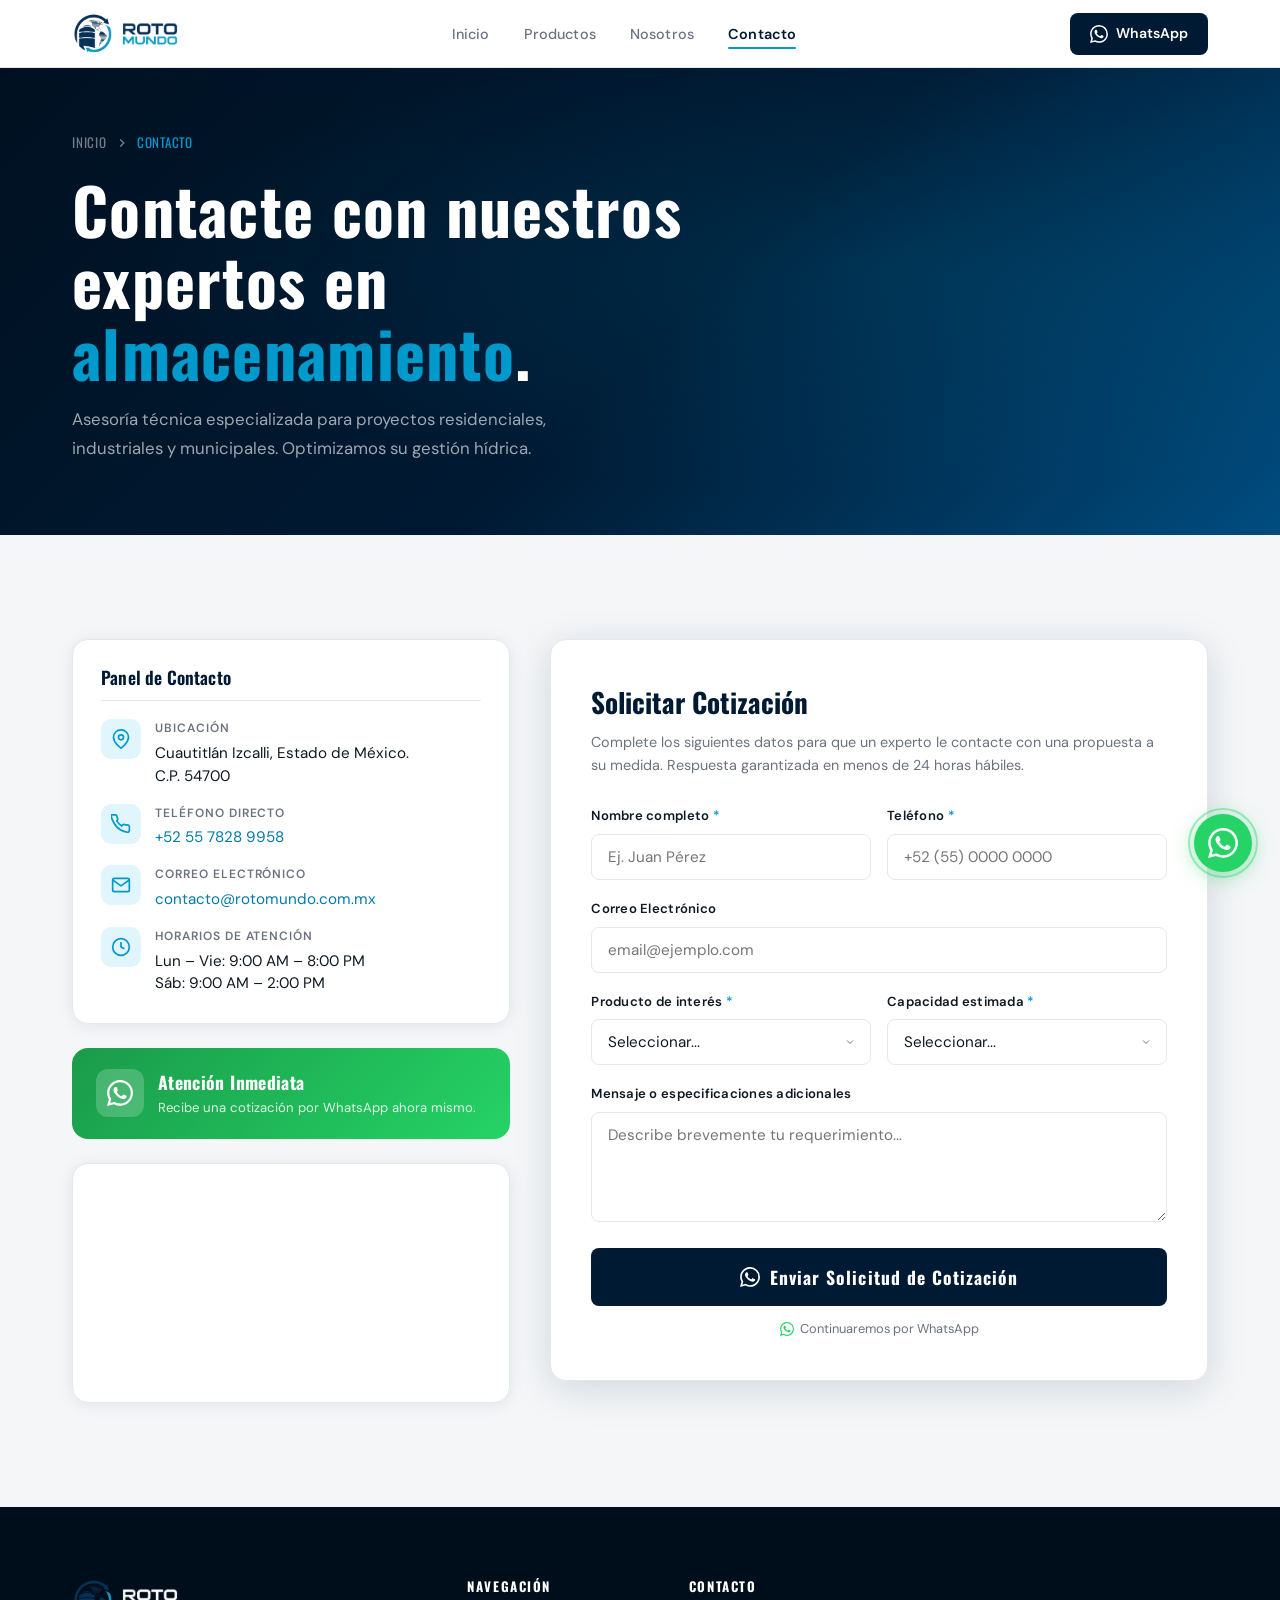
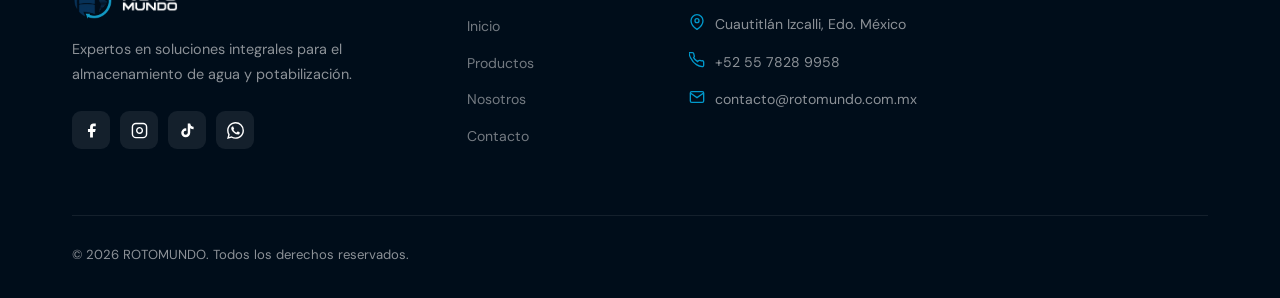
<file: contacto.html>
<!DOCTYPE html>
<html lang="es">
<head>
  <meta charset="UTF-8" />
  <meta name="viewport" content="width=device-width, initial-scale=1.0" />
  <title>Contacto — ROTOMUNDO | Cotización y Asesoría</title>
  <meta name="description" content="Contacta a ROTOMUNDO para cotizaciones sin costo. Cuautitlán Izcalli. Tel: +52 55 7828 9958. Respondemos en menos de 24 horas." />
  <link rel="icon" type="image/png" href="favicon.png" />
  <link rel="apple-touch-icon" href="favicon.png" />
  <link rel="preconnect" href="https://fonts.googleapis.com" />
  <link rel="preconnect" href="https://fonts.gstatic.com" crossorigin />
  <link rel="stylesheet" href="shared.css" />
  <style>
    /* ── MAIN LAYOUT ── */
    #main-contact { background: var(--gray); }
    .contact-grid {
      display: grid;
      grid-template-columns: 1fr 1.5fr;
      gap: 40px;
      align-items: start;
    }
    @media (max-width: 860px) { .contact-grid { grid-template-columns: 1fr; } }

    /* ── INFO PANEL ── */
    .info-panel {
      display: flex;
      flex-direction: column;
      gap: 24px;
    }
    .info-card {
      background: var(--white);
      border-radius: var(--radius-lg);
      padding: 28px;
      border: 1px solid var(--gray2);
      box-shadow: var(--shadow);
    }
    .info-card h3 {
      font-size: 1.1rem;
      color: var(--navy);
      margin-bottom: 18px;
      padding-bottom: 12px;
      border-bottom: 1px solid var(--gray2);
    }
    .info-item {
      display: flex;
      gap: 14px;
      align-items: flex-start;
      margin-bottom: 16px;
    }
    .info-item:last-child { margin-bottom: 0; }
    .info-icon {
      width: 40px; height: 40px; flex-shrink: 0;
      background: var(--sky-light);
      border-radius: 10px;
      display: flex; align-items: center; justify-content: center;
    }
    .info-icon svg { width: 20px; height: 20px; color: var(--sky); }
    .info-item-text .label {
      font-size: .75rem;
      font-weight: 600;
      letter-spacing: .08em;
      text-transform: uppercase;
      color: var(--gray3);
      margin-bottom: 3px;
    }
    .info-item-text .value {
      font-size: .95rem;
      color: var(--text);
      line-height: 1.5;
    }
    .info-item-text a {
      color: var(--sky-dark);
      transition: color var(--trans);
    }
    .info-item-text a:hover { color: var(--navy); }
    /* WA instant button */
    .wa-instant {
      display: flex;
      align-items: center;
      gap: 14px;
      background: linear-gradient(135deg, #1a9b4a, #25D366);
      color: #fff;
      border-radius: var(--radius-lg);
      padding: 20px 24px;
      transition: opacity var(--trans), transform var(--trans);
      cursor: pointer;
    }
    .wa-instant:hover { opacity: .92; transform: translateY(-2px); }
    .wa-instant-icon {
      width: 48px; height: 48px; flex-shrink: 0;
      background: rgba(255,255,255,.2);
      border-radius: 12px;
      display: flex; align-items: center; justify-content: center;
    }
    .wa-instant-icon svg { width: 26px; height: 26px; color: #fff; }
    .wa-instant-text .t { font-family: 'Oswald', sans-serif; font-size: 1.1rem; font-weight: 700; letter-spacing: .02em; }
    .wa-instant-text .s { font-size: .82rem; opacity: .85; }
    /* Map */
    .map-card {
      background: var(--white);
      border-radius: var(--radius-lg);
      overflow: hidden;
      border: 1px solid var(--gray2);
      box-shadow: var(--shadow);
      height: 240px;
    }
    .map-card iframe { width: 100%; height: 100%; border: none; }

    /* ── FORM PANEL ── */
    .form-panel {
      background: var(--white);
      border-radius: var(--radius-lg);
      padding: 40px;
      border: 1px solid var(--gray2);
      box-shadow: var(--shadow-lg);
    }
    .form-title {
      font-family: 'Oswald', sans-serif;
      font-size: 1.7rem;
      font-weight: 700;
      color: var(--navy);
      margin-bottom: 6px;
    }
    .form-subtitle { font-size: .9rem; color: var(--gray3); margin-bottom: 28px; line-height: 1.6; }
    .form-row { display: grid; grid-template-columns: 1fr 1fr; gap: 16px; }
    .form-group { margin-bottom: 18px; }
    .form-group label {
      display: block;
      font-size: .82rem;
      font-weight: 600;
      color: var(--text);
      margin-bottom: 7px;
      letter-spacing: .02em;
    }
    .form-group label .req { color: var(--sky); }
    .form-group input,
    .form-group select,
    .form-group textarea {
      width: 100%;
      padding: 12px 16px;
      border: 1.5px solid var(--gray2);
      border-radius: var(--radius);
      font-family: 'DM Sans', sans-serif;
      font-size: .95rem;
      color: var(--text);
      background: var(--white);
      transition: border-color var(--trans), box-shadow var(--trans);
      outline: none;
      appearance: none;
    }
    .form-group input:focus,
    .form-group select:focus,
    .form-group textarea:focus {
      border-color: var(--sky);
      box-shadow: 0 0 0 3px rgba(0,153,204,.12);
    }
    .form-group select {
      background-image: url("data:image/svg+xml,%3Csvg xmlns='http://www.w3.org/2000/svg' width='12' height='12' viewBox='0 0 24 24' fill='none' stroke='%236b7280' stroke-width='2'%3E%3Cpolyline points='6 9 12 15 18 9'/%3E%3C/svg%3E");
      background-repeat: no-repeat;
      background-position: right 14px center;
      padding-right: 40px;
    }
    .form-group textarea { height: 110px; resize: vertical; }
    .form-submit {
      width: 100%;
      padding: 16px;
      background: var(--navy);
      color: #fff;
      border-radius: var(--radius);
      font-family: 'Oswald', sans-serif;
      font-weight: 700;
      font-size: 1.1rem;
      letter-spacing: .06em;
      display: flex; align-items: center; justify-content: center; gap: 10px;
      transition: background var(--trans), transform var(--trans);
      cursor: pointer; border: none;
      margin-top: 4px;
    }
    .form-submit:hover { background: var(--navy-mid); transform: translateY(-2px); }
    .form-note {
      text-align: center;
      font-size: .8rem;
      color: var(--gray3);
      margin-top: 12px;
      display: flex; align-items: center; justify-content: center; gap: 6px;
    }
    .form-note svg { color: var(--green); flex-shrink: 0; }
    @media (max-width: 560px) {
      .form-row { grid-template-columns: 1fr; }
      .form-panel { padding: 28px 20px; }
    }

    /* ── TRUST BAR ── */
    #trust { background: var(--white); border-top: 1px solid var(--gray2); }
    .trust-label {
      text-align: center;
      font-size: .78rem;
      font-weight: 600;
      letter-spacing: .12em;
      text-transform: uppercase;
      color: var(--gray3);
      margin-bottom: 28px;
    }
    .trust-items {
      display: flex;
      align-items: center;
      justify-content: center;
      gap: 56px;
      flex-wrap: wrap;
    }
    .trust-item {
      font-family: 'Oswald', sans-serif;
      font-size: 1.2rem;
      font-weight: 700;
      color: var(--gray2);
      letter-spacing: .04em;
      text-transform: uppercase;
      transition: color var(--trans);
    }
    .trust-item:hover { color: var(--gray3); }
  </style>
</head>
<body>

<!-- NAVBAR -->
<nav id="navbar" role="navigation" aria-label="Navegación principal">
  <div class="container nav-inner">
    <a href="index.html" class="nav-logo" aria-label="ROTOMUNDO inicio">
      <img src="logo sin fondo.png" alt="" class="nav-logo-icon" aria-hidden="true" />
      <img src="logo rotomundo letras.png" alt="ROTOMUNDO" class="nav-logo-text" />
    </a>
    <ul class="nav-links" role="list">
      <li><a href="index.html">Inicio</a></li>
      <li><a href="productos.html">Productos</a></li>
      <li><a href="nosotros.html">Nosotros</a></li>
      <li><a href="contacto.html" class="nav-active">Contacto</a></li>
    </ul>
    <a href="https://api.whatsapp.com/send?phone=525578289958&text=Hola,%20me%20interesa%20cotizar%20un%20producto%20ROTOMUNDO" target="_blank" rel="noopener" class="nav-cta-btn" aria-label="WhatsApp">
      <svg width="18" height="18" viewBox="0 0 24 24" fill="currentColor" aria-hidden="true"><path d="M17.472 14.382c-.297-.149-1.758-.867-2.03-.967-.273-.099-.471-.148-.67.15-.197.297-.767.966-.94 1.164-.173.199-.347.223-.644.075-.297-.15-1.255-.463-2.39-1.475-.883-.788-1.48-1.761-1.653-2.059-.173-.297-.018-.458.13-.606.134-.133.298-.347.446-.52.149-.174.198-.298.298-.497.099-.198.05-.371-.025-.52-.075-.149-.669-1.612-.916-2.207-.242-.579-.487-.5-.669-.51-.173-.008-.371-.01-.57-.01-.198 0-.52.074-.792.372-.272.297-1.04 1.016-1.04 2.479 0 1.462 1.065 2.875 1.213 3.074.149.198 2.096 3.2 5.077 4.487.709.306 1.262.489 1.694.625.712.227 1.36.195 1.871.118.571-.085 1.758-.719 2.006-1.413.248-.694.248-1.289.173-1.413-.074-.124-.272-.198-.57-.347m-5.421 7.403h-.004a9.87 9.87 0 01-5.031-1.378l-.361-.214-3.741.982.998-3.648-.235-.374a9.86 9.86 0 01-1.51-5.26c.001-5.45 4.436-9.884 9.888-9.884 2.64 0 5.122 1.03 6.988 2.898a9.825 9.825 0 012.893 6.994c-.003 5.45-4.437 9.884-9.885 9.884m8.413-18.297A11.815 11.815 0 0012.05 0C5.495 0 .16 5.335.157 11.892c0 2.096.547 4.142 1.588 5.945L.057 24l6.305-1.654a11.882 11.882 0 005.683 1.448h.005c6.554 0 11.89-5.335 11.893-11.893a11.821 11.821 0 00-3.48-8.413z"/></svg>
      WhatsApp
    </a>
    <button class="hamburger" id="hamburger" aria-label="Abrir menú" aria-expanded="false"><span></span><span></span><span></span></button>
  </div>
</nav>
<div class="mobile-menu" id="mobileMenu" role="dialog" aria-label="Menú móvil">
  <a href="index.html">Inicio</a><a href="productos.html">Productos</a><a href="nosotros.html">Nosotros</a><a href="contacto.html">Contacto</a>
  <a href="https://api.whatsapp.com/send?phone=525578289958" target="_blank" rel="noopener" class="nav-cta-btn">WhatsApp</a>
</div>

<!-- PAGE HERO -->
<header class="page-hero" aria-label="Encabezado contacto">
  <div class="container">
    <nav class="page-breadcrumb" aria-label="Ruta">
      <a href="index.html">Inicio</a>
      <svg width="14" height="14" viewBox="0 0 24 24" fill="none" stroke="currentColor" stroke-width="2.5" aria-hidden="true"><polyline points="9 18 15 12 9 6"/></svg>
      <span>Contacto</span>
    </nav>
    <h1 class="page-hero-title h-enter d1">Contacte con nuestros<br/>expertos en <em>almacenamiento</em>.</h1>
    <p class="page-hero-sub h-enter d2">Asesoría técnica especializada para proyectos residenciales, industriales y municipales. Optimizamos su gestión hídrica.</p>
  </div>
</header>

<!-- MAIN CONTACT -->
<section id="main-contact" class="section" aria-label="Contacto y cotización">
  <div class="container">
    <div class="contact-grid">

      <!-- INFO LEFT -->
      <div class="info-panel fade-in">
        <div class="info-card">
          <h3>Panel de Contacto</h3>
          <div class="info-item">
            <div class="info-icon">
              <svg viewBox="0 0 24 24" fill="none" stroke="currentColor" stroke-width="2" aria-hidden="true"><path d="M21 10c0 7-9 13-9 13s-9-6-9-13a9 9 0 0118 0z"/><circle cx="12" cy="10" r="3"/></svg>
            </div>
            <div class="info-item-text">
              <div class="label">Ubicación</div>
              <div class="value">Cuautitlán Izcalli, Estado de México.<br/>C.P. 54700</div>
            </div>
          </div>
          <div class="info-item">
            <div class="info-icon">
              <svg viewBox="0 0 24 24" fill="none" stroke="currentColor" stroke-width="2" aria-hidden="true"><path d="M22 16.92v3a2 2 0 01-2.18 2 19.79 19.79 0 01-8.63-3.07A19.5 19.5 0 013.07 9.81a19.79 19.79 0 01-3.07-8.68A2 2 0 012.18 1h3a2 2 0 012 1.72 12.84 12.84 0 00.7 2.81 2 2 0 01-.45 2.11L6.91 8.34a16 16 0 006 6l1.27-1.27a2 2 0 012.11-.45 12.84 12.84 0 002.81.7A2 2 0 0122 14.92z"/></svg>
            </div>
            <div class="info-item-text">
              <div class="label">Teléfono Directo</div>
              <div class="value"><a href="tel:+525578289958">+52 55 7828 9958</a></div>
            </div>
          </div>
          <div class="info-item">
            <div class="info-icon">
              <svg viewBox="0 0 24 24" fill="none" stroke="currentColor" stroke-width="2" aria-hidden="true"><path d="M4 4h16c1.1 0 2 .9 2 2v12c0 1.1-.9 2-2 2H4c-1.1 0-2-.9-2-2V6c0-1.1.9-2 2-2z"/><polyline points="22,6 12,13 2,6"/></svg>
            </div>
            <div class="info-item-text">
              <div class="label">Correo Electrónico</div>
              <div class="value"><a href="mailto:contacto@rotomundo.com.mx">contacto@rotomundo.com.mx</a></div>
            </div>
          </div>
          <div class="info-item">
            <div class="info-icon">
              <svg viewBox="0 0 24 24" fill="none" stroke="currentColor" stroke-width="2" aria-hidden="true"><circle cx="12" cy="12" r="10"/><polyline points="12 6 12 12 16 14"/></svg>
            </div>
            <div class="info-item-text">
              <div class="label">Horarios de Atención</div>
              <div class="value">Lun – Vie: 9:00 AM – 8:00 PM<br/>Sáb: 9:00 AM – 2:00 PM</div>
            </div>
          </div>
        </div>

        <a href="https://api.whatsapp.com/send?phone=525578289958&text=Hola,%20quiero%20una%20cotizaci%C3%B3n%20ROTOMUNDO" target="_blank" rel="noopener" class="wa-instant">
          <div class="wa-instant-icon">
            <svg viewBox="0 0 24 24" fill="currentColor" aria-hidden="true"><path d="M17.472 14.382c-.297-.149-1.758-.867-2.03-.967-.273-.099-.471-.148-.67.15-.197.297-.767.966-.94 1.164-.173.199-.347.223-.644.075-.297-.15-1.255-.463-2.39-1.475-.883-.788-1.48-1.761-1.653-2.059-.173-.297-.018-.458.13-.606.134-.133.298-.347.446-.52.149-.174.198-.298.298-.497.099-.198.05-.371-.025-.52-.075-.149-.669-1.612-.916-2.207-.242-.579-.487-.5-.669-.51-.173-.008-.371-.01-.57-.01-.198 0-.52.074-.792.372-.272.297-1.04 1.016-1.04 2.479 0 1.462 1.065 2.875 1.213 3.074.149.198 2.096 3.2 5.077 4.487.709.306 1.262.489 1.694.625.712.227 1.36.195 1.871.118.571-.085 1.758-.719 2.006-1.413.248-.694.248-1.289.173-1.413-.074-.124-.272-.198-.57-.347m-5.421 7.403h-.004a9.87 9.87 0 01-5.031-1.378l-.361-.214-3.741.982.998-3.648-.235-.374a9.86 9.86 0 01-1.51-5.26c.001-5.45 4.436-9.884 9.888-9.884 2.64 0 5.122 1.03 6.988 2.898a9.825 9.825 0 012.893 6.994c-.003 5.45-4.437 9.884-9.885 9.884m8.413-18.297A11.815 11.815 0 0012.05 0C5.495 0 .16 5.335.157 11.892c0 2.096.547 4.142 1.588 5.945L.057 24l6.305-1.654a11.882 11.882 0 005.683 1.448h.005c6.554 0 11.89-5.335 11.893-11.893a11.821 11.821 0 00-3.48-8.413z"/></svg>
          </div>
          <div class="wa-instant-text">
            <div class="t">Atención Inmediata</div>
            <div class="s">Recibe una cotización por WhatsApp ahora mismo.</div>
          </div>
        </a>

        <div class="map-card">
          <iframe
            src="https://www.google.com/maps/embed?pb=!1m18!1m12!1m3!1d60152.67!2d-99.21!3d19.66!2m3!1f0!2f0!3f0!3m2!1i1024!2i768!4f13.1!3m3!1m2!1s0x85d1f8a95cdfe901%3A0x40a5ddd98bd1d7b4!2sCuautitl%C3%A1n%20Izcalli%2C%20State%20of%20Mexico!5e0!3m2!1sen!2smx!4v1700000000000!5m2!1sen!2smx"
            loading="lazy"
            referrerpolicy="no-referrer-when-downgrade"
            title="Mapa ROTOMUNDO">
          </iframe>
        </div>
      </div>

      <!-- FORM RIGHT -->
      <div class="form-panel fade-in" data-d="2">
        <div class="form-title">Solicitar Cotización</div>
        <p class="form-subtitle">Complete los siguientes datos para que un experto le contacte con una propuesta a su medida. Respuesta garantizada en menos de 24 horas hábiles.</p>

        <form id="cotizaForm" novalidate>
          <div class="form-row">
            <div class="form-group">
              <label for="nombre">Nombre completo <span class="req">*</span></label>
              <input type="text" id="nombre" name="nombre" placeholder="Ej. Juan Pérez" required autocomplete="name" />
            </div>
            <div class="form-group">
              <label for="telefono">Teléfono <span class="req">*</span></label>
              <input type="tel" id="telefono" name="telefono" placeholder="+52 (55) 0000 0000" required autocomplete="tel" />
            </div>
          </div>
          <div class="form-group">
            <label for="email">Correo Electrónico</label>
            <input type="email" id="email" name="email" placeholder="email@ejemplo.com" autocomplete="email" />
          </div>
          <div class="form-row">
            <div class="form-group">
              <label for="tipo">Producto de interés <span class="req">*</span></label>
              <select id="tipo" name="tipo" required>
                <option value="" disabled selected>Seleccionar...</option>
                <option>Tinaco Tricapa Beige</option>
                <option>Tinaco Bicapa Negro</option>
                <option>Tinaco Vertical</option>
                <option>Cisterna Tricapa Beige</option>
                <option>Cisterna Bicapa Negro</option>
                <option>No estoy seguro</option>
              </select>
            </div>
            <div class="form-group">
              <label for="capacidad">Capacidad estimada <span class="req">*</span></label>
              <select id="capacidad" name="capacidad" required>
                <option value="" disabled selected>Seleccionar...</option>
                <option>450 Lts</option>
                <option>750 Lts</option>
                <option>900 Lts</option>
                <option>1,200 Lts</option>
                <option>2,850 Lts</option>
                <option>3,650 Lts</option>
                <option>5,000 Lts</option>
                <option>No estoy seguro</option>
              </select>
            </div>
          </div>
          <div class="form-group">
            <label for="mensaje">Mensaje o especificaciones adicionales</label>
            <textarea id="mensaje" name="mensaje" placeholder="Describe brevemente tu requerimiento..."></textarea>
          </div>
          <button type="submit" class="form-submit">
            <svg width="20" height="20" viewBox="0 0 24 24" fill="currentColor" aria-hidden="true"><path d="M17.472 14.382c-.297-.149-1.758-.867-2.03-.967-.273-.099-.471-.148-.67.15-.197.297-.767.966-.94 1.164-.173.199-.347.223-.644.075-.297-.15-1.255-.463-2.39-1.475-.883-.788-1.48-1.761-1.653-2.059-.173-.297-.018-.458.13-.606.134-.133.298-.347.446-.52.149-.174.198-.298.298-.497.099-.198.05-.371-.025-.52-.075-.149-.669-1.612-.916-2.207-.242-.579-.487-.5-.669-.51-.173-.008-.371-.01-.57-.01-.198 0-.52.074-.792.372-.272.297-1.04 1.016-1.04 2.479 0 1.462 1.065 2.875 1.213 3.074.149.198 2.096 3.2 5.077 4.487.709.306 1.262.489 1.694.625.712.227 1.36.195 1.871.118.571-.085 1.758-.719 2.006-1.413.248-.694.248-1.289.173-1.413-.074-.124-.272-.198-.57-.347m-5.421 7.403h-.004a9.87 9.87 0 01-5.031-1.378l-.361-.214-3.741.982.998-3.648-.235-.374a9.86 9.86 0 01-1.51-5.26c.001-5.45 4.436-9.884 9.888-9.884 2.64 0 5.122 1.03 6.988 2.898a9.825 9.825 0 012.893 6.994c-.003 5.45-4.437 9.884-9.885 9.884m8.413-18.297A11.815 11.815 0 0012.05 0C5.495 0 .16 5.335.157 11.892c0 2.096.547 4.142 1.588 5.945L.057 24l6.305-1.654a11.882 11.882 0 005.683 1.448h.005c6.554 0 11.89-5.335 11.893-11.893a11.821 11.821 0 00-3.48-8.413z"/></svg>
            Enviar Solicitud de Cotización
          </button>
          <p class="form-note">
            <svg width="14" height="14" viewBox="0 0 24 24" fill="currentColor" aria-hidden="true"><path d="M17.472 14.382c-.297-.149-1.758-.867-2.03-.967-.273-.099-.471-.148-.67.15-.197.297-.767.966-.94 1.164-.173.199-.347.223-.644.075-.297-.15-1.255-.463-2.39-1.475-.883-.788-1.48-1.761-1.653-2.059-.173-.297-.018-.458.13-.606.134-.133.298-.347.446-.52.149-.174.198-.298.298-.497.099-.198.05-.371-.025-.52-.075-.149-.669-1.612-.916-2.207-.242-.579-.487-.5-.669-.51-.173-.008-.371-.01-.57-.01-.198 0-.52.074-.792.372-.272.297-1.04 1.016-1.04 2.479 0 1.462 1.065 2.875 1.213 3.074.149.198 2.096 3.2 5.077 4.487.709.306 1.262.489 1.694.625.712.227 1.36.195 1.871.118.571-.085 1.758-.719 2.006-1.413.248-.694.248-1.289.173-1.413-.074-.124-.272-.198-.57-.347m-5.421 7.403h-.004a9.87 9.87 0 01-5.031-1.378l-.361-.214-3.741.982.998-3.648-.235-.374a9.86 9.86 0 01-1.51-5.26c.001-5.45 4.436-9.884 9.888-9.884 2.64 0 5.122 1.03 6.988 2.898a9.825 9.825 0 012.893 6.994c-.003 5.45-4.437 9.884-9.885 9.884m8.413-18.297A11.815 11.815 0 0012.05 0C5.495 0 .16 5.335.157 11.892c0 2.096.547 4.142 1.588 5.945L.057 24l6.305-1.654a11.882 11.882 0 005.683 1.448h.005c6.554 0 11.89-5.335 11.893-11.893a11.821 11.821 0 00-3.48-8.413z"/></svg>
            Continuaremos por WhatsApp
          </p>
        </form>
      </div>
    </div>
  </div>
</section>

<!-- FOOTER -->
<footer>
  <div class="container">
    <div class="footer-grid">
      <div class="footer-brand">
        <a href="index.html" class="nav-logo" aria-label="ROTOMUNDO">
          <img src="logo sin fondo.png" alt="" class="nav-logo-icon footer-logo-icon" aria-hidden="true" />
          <img src="logo rotomundo letras.png" alt="ROTOMUNDO" class="nav-logo-text footer-logo-text" />
        </a>
        <p class="footer-tagline">Expertos en soluciones integrales para el almacenamiento de agua y potabilización.</p>
        <div class="footer-social">
          <a href="https://www.facebook.com/p/Rotomundo-61566841648127/" target="_blank" rel="noopener" aria-label="Facebook"><svg viewBox="0 0 24 24" fill="currentColor" aria-hidden="true"><path d="M18 2h-3a5 5 0 00-5 5v3H7v4h3v8h4v-8h3l1-4h-4V7a1 1 0 011-1h3z"/></svg></a>
          <a href="https://www.instagram.com/__rotomundo__" target="_blank" rel="noopener" aria-label="Instagram"><svg viewBox="0 0 24 24" fill="none" stroke="currentColor" stroke-width="2" aria-hidden="true"><rect x="2" y="2" width="20" height="20" rx="5"/><path d="M16 11.37A4 4 0 1112.63 8 4 4 0 0116 11.37z"/><line x1="17.5" y1="6.5" x2="17.51" y2="6.5"/></svg></a>
          <a href="https://www.tiktok.com/@_rotomundo_" target="_blank" rel="noopener" aria-label="TikTok"><svg viewBox="0 0 24 24" fill="currentColor" aria-hidden="true"><path d="M19.59 6.69a4.83 4.83 0 01-3.77-4.25V2h-3.45v13.67a2.89 2.89 0 01-2.88 2.5 2.89 2.89 0 01-2.89-2.89 2.89 2.89 0 012.89-2.89c.28 0 .54.04.79.1V9.01a6.33 6.33 0 00-.79-.05 6.34 6.34 0 00-6.34 6.34 6.34 6.34 0 006.34 6.34 6.34 6.34 0 006.33-6.34V8.69a8.18 8.18 0 004.78 1.52V6.76a4.85 4.85 0 01-1.01-.07z"/></svg></a>
          <a href="https://api.whatsapp.com/send?phone=525578289958" target="_blank" rel="noopener" aria-label="WhatsApp"><svg viewBox="0 0 24 24" fill="currentColor" aria-hidden="true"><path d="M17.472 14.382c-.297-.149-1.758-.867-2.03-.967-.273-.099-.471-.148-.67.15-.197.297-.767.966-.94 1.164-.173.199-.347.223-.644.075-.297-.15-1.255-.463-2.39-1.475-.883-.788-1.48-1.761-1.653-2.059-.173-.297-.018-.458.13-.606.134-.133.298-.347.446-.52.149-.174.198-.298.298-.497.099-.198.05-.371-.025-.52-.075-.149-.669-1.612-.916-2.207-.242-.579-.487-.5-.669-.51-.173-.008-.371-.01-.57-.01-.198 0-.52.074-.792.372-.272.297-1.04 1.016-1.04 2.479 0 1.462 1.065 2.875 1.213 3.074.149.198 2.096 3.2 5.077 4.487.709.306 1.262.489 1.694.625.712.227 1.36.195 1.871.118.571-.085 1.758-.719 2.006-1.413.248-.694.248-1.289.173-1.413-.074-.124-.272-.198-.57-.347m-5.421 7.403h-.004a9.87 9.87 0 01-5.031-1.378l-.361-.214-3.741.982.998-3.648-.235-.374a9.86 9.86 0 01-1.51-5.26c.001-5.45 4.436-9.884 9.888-9.884 2.64 0 5.122 1.03 6.988 2.898a9.825 9.825 0 012.893 6.994c-.003 5.45-4.437 9.884-9.885 9.884m8.413-18.297A11.815 11.815 0 0012.05 0C5.495 0 .16 5.335.157 11.892c0 2.096.547 4.142 1.588 5.945L.057 24l6.305-1.654a11.882 11.882 0 005.683 1.448h.005c6.554 0 11.89-5.335 11.893-11.893a11.821 11.821 0 00-3.48-8.413z"/></svg></a>
        </div>
      </div>
      <div class="footer-col"><h5>Navegación</h5><ul><li><a href="index.html">Inicio</a></li><li><a href="productos.html">Productos</a></li><li><a href="nosotros.html">Nosotros</a></li><li><a href="contacto.html">Contacto</a></li></ul></div>
      <div class="footer-col">
        <h5>Contacto</h5>
        <div class="footer-contact-item"><svg width="16" height="16" viewBox="0 0 24 24" fill="none" stroke="currentColor" stroke-width="2" aria-hidden="true"><path d="M21 10c0 7-9 13-9 13s-9-6-9-13a9 9 0 0118 0z"/><circle cx="12" cy="10" r="3"/></svg><span>Cuautitlán Izcalli, Edo. México</span></div>
        <div class="footer-contact-item"><svg width="16" height="16" viewBox="0 0 24 24" fill="none" stroke="currentColor" stroke-width="2" aria-hidden="true"><path d="M22 16.92v3a2 2 0 01-2.18 2 19.79 19.79 0 01-8.63-3.07A19.5 19.5 0 013.07 9.81a19.79 19.79 0 01-3.07-8.68A2 2 0 012.18 1h3a2 2 0 012 1.72 12.84 12.84 0 00.7 2.81 2 2 0 01-.45 2.11L6.91 8.34a16 16 0 006 6l1.27-1.27a2 2 0 012.11-.45 12.84 12.84 0 002.81.7A2 2 0 0122 14.92z"/></svg><a href="tel:+525578289958">+52 55 7828 9958</a></div>
        <div class="footer-contact-item"><svg width="16" height="16" viewBox="0 0 24 24" fill="none" stroke="currentColor" stroke-width="2" aria-hidden="true"><path d="M4 4h16c1.1 0 2 .9 2 2v12c0 1.1-.9 2-2 2H4c-1.1 0-2-.9-2-2V6c0-1.1.9-2 2-2z"/><polyline points="22,6 12,13 2,6"/></svg><a href="mailto:contacto@rotomundo.com.mx">contacto@rotomundo.com.mx</a></div>
      </div>
    </div>
    <div class="footer-bottom">
      <span>© 2026 ROTOMUNDO. Todos los derechos reservados.</span>
    </div>
  </div>
</footer>

<a href="https://api.whatsapp.com/send?phone=525578289958" target="_blank" rel="noopener" class="wa-float" aria-label="WhatsApp">
  <div class="wa-pulse" aria-hidden="true"></div>
  <svg viewBox="0 0 24 24" fill="currentColor" aria-hidden="true"><path d="M17.472 14.382c-.297-.149-1.758-.867-2.03-.967-.273-.099-.471-.148-.67.15-.197.297-.767.966-.94 1.164-.173.199-.347.223-.644.075-.297-.15-1.255-.463-2.39-1.475-.883-.788-1.48-1.761-1.653-2.059-.173-.297-.018-.458.13-.606.134-.133.298-.347.446-.52.149-.174.198-.298.298-.497.099-.198.05-.371-.025-.52-.075-.149-.669-1.612-.916-2.207-.242-.579-.487-.5-.669-.51-.173-.008-.371-.01-.57-.01-.198 0-.52.074-.792.372-.272.297-1.04 1.016-1.04 2.479 0 1.462 1.065 2.875 1.213 3.074.149.198 2.096 3.2 5.077 4.487.709.306 1.262.489 1.694.625.712.227 1.36.195 1.871.118.571-.085 1.758-.719 2.006-1.413.248-.694.248-1.289.173-1.413-.074-.124-.272-.198-.57-.347m-5.421 7.403h-.004a9.87 9.87 0 01-5.031-1.378l-.361-.214-3.741.982.998-3.648-.235-.374a9.86 9.86 0 01-1.51-5.26c.001-5.45 4.436-9.884 9.888-9.884 2.64 0 5.122 1.03 6.988 2.898a9.825 9.825 0 012.893 6.994c-.003 5.45-4.437 9.884-9.885 9.884m8.413-18.297A11.815 11.815 0 0012.05 0C5.495 0 .16 5.335.157 11.892c0 2.096.547 4.142 1.588 5.945L.057 24l6.305-1.654a11.882 11.882 0 005.683 1.448h.005c6.554 0 11.89-5.335 11.893-11.893a11.821 11.821 0 00-3.48-8.413z"/></svg>
</a>

<script>
  const nav = document.getElementById('navbar');
  window.addEventListener('scroll', () => nav.classList.toggle('scrolled', window.scrollY > 40), { passive: true });
  const ham = document.getElementById('hamburger'), menu = document.getElementById('mobileMenu');
  ham.addEventListener('click', () => { const o = ham.classList.toggle('open'); menu.classList.toggle('open', o); ham.setAttribute('aria-expanded', o); });

  document.getElementById('cotizaForm').addEventListener('submit', function(e) {
    e.preventDefault();
    const nombre   = document.getElementById('nombre').value.trim();
    const telefono = document.getElementById('telefono').value.trim();
    const email    = document.getElementById('email').value.trim();
    const tipo     = document.getElementById('tipo').value;
    const capacidad= document.getElementById('capacidad').value;
    const mensaje  = document.getElementById('mensaje').value.trim();
    if (!nombre || !telefono || !tipo || !capacidad) {
      alert('Por favor completa los campos obligatorios: Nombre, Teléfono, Producto y Capacidad.');
      return;
    }
    let text = `Hola ROTOMUNDO, quiero solicitar una cotización:\n\n`;
    text += `👤 Nombre: ${nombre}\n📱 Teléfono: ${telefono}\n`;
    if (email) text += `📧 Email: ${email}\n`;
    text += `🏷️ Producto: ${tipo}\n📦 Capacidad: ${capacidad}\n`;
    if (mensaje) text += `💬 Mensaje: ${mensaje}\n`;
    window.open('https://api.whatsapp.com/send?phone=525578289958&text=' + encodeURIComponent(text), '_blank');
  });

  const fObs = new IntersectionObserver(entries => {
    entries.forEach(e => { if (e.isIntersecting) { e.target.classList.add('visible'); fObs.unobserve(e.target); } });
  }, { threshold: 0.1, rootMargin: '0px 0px -40px 0px' });
  document.querySelectorAll('.fade-in').forEach(el => fObs.observe(el));
</script>
</body>
</html>
</file>
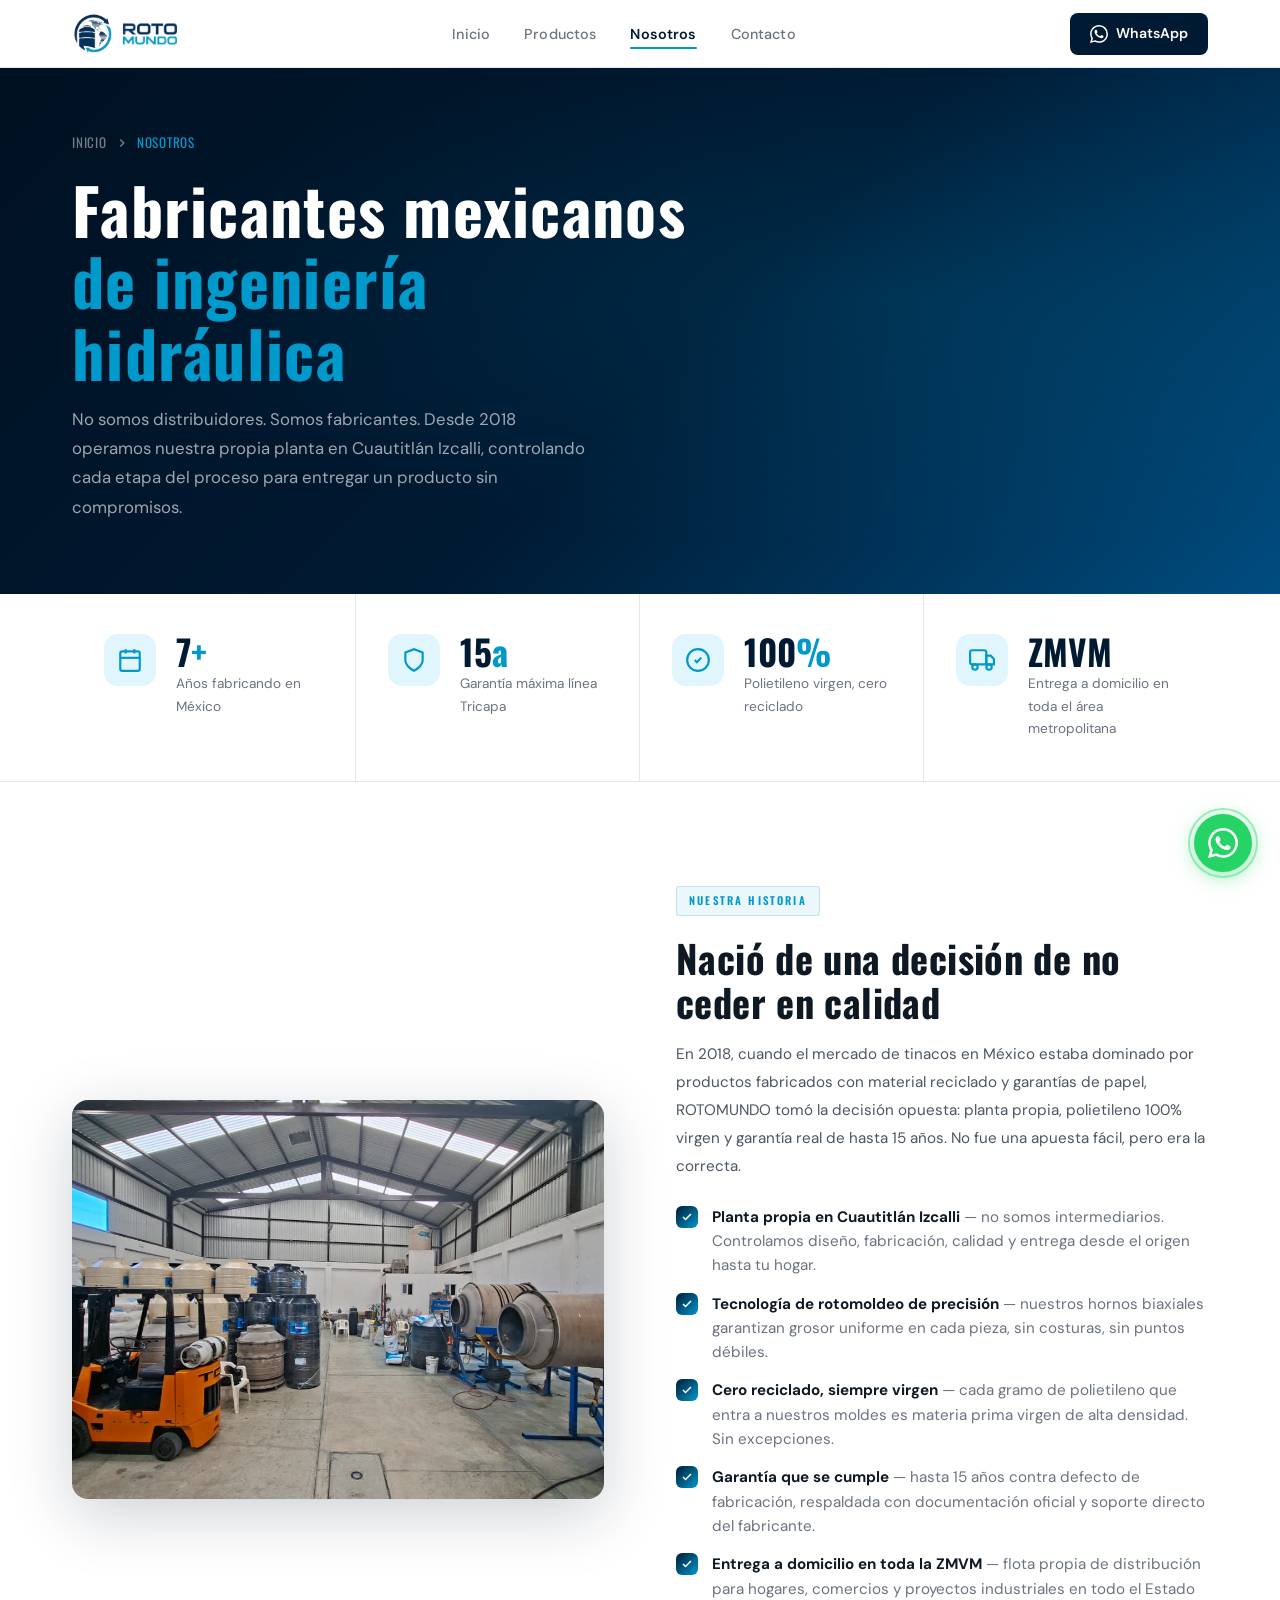
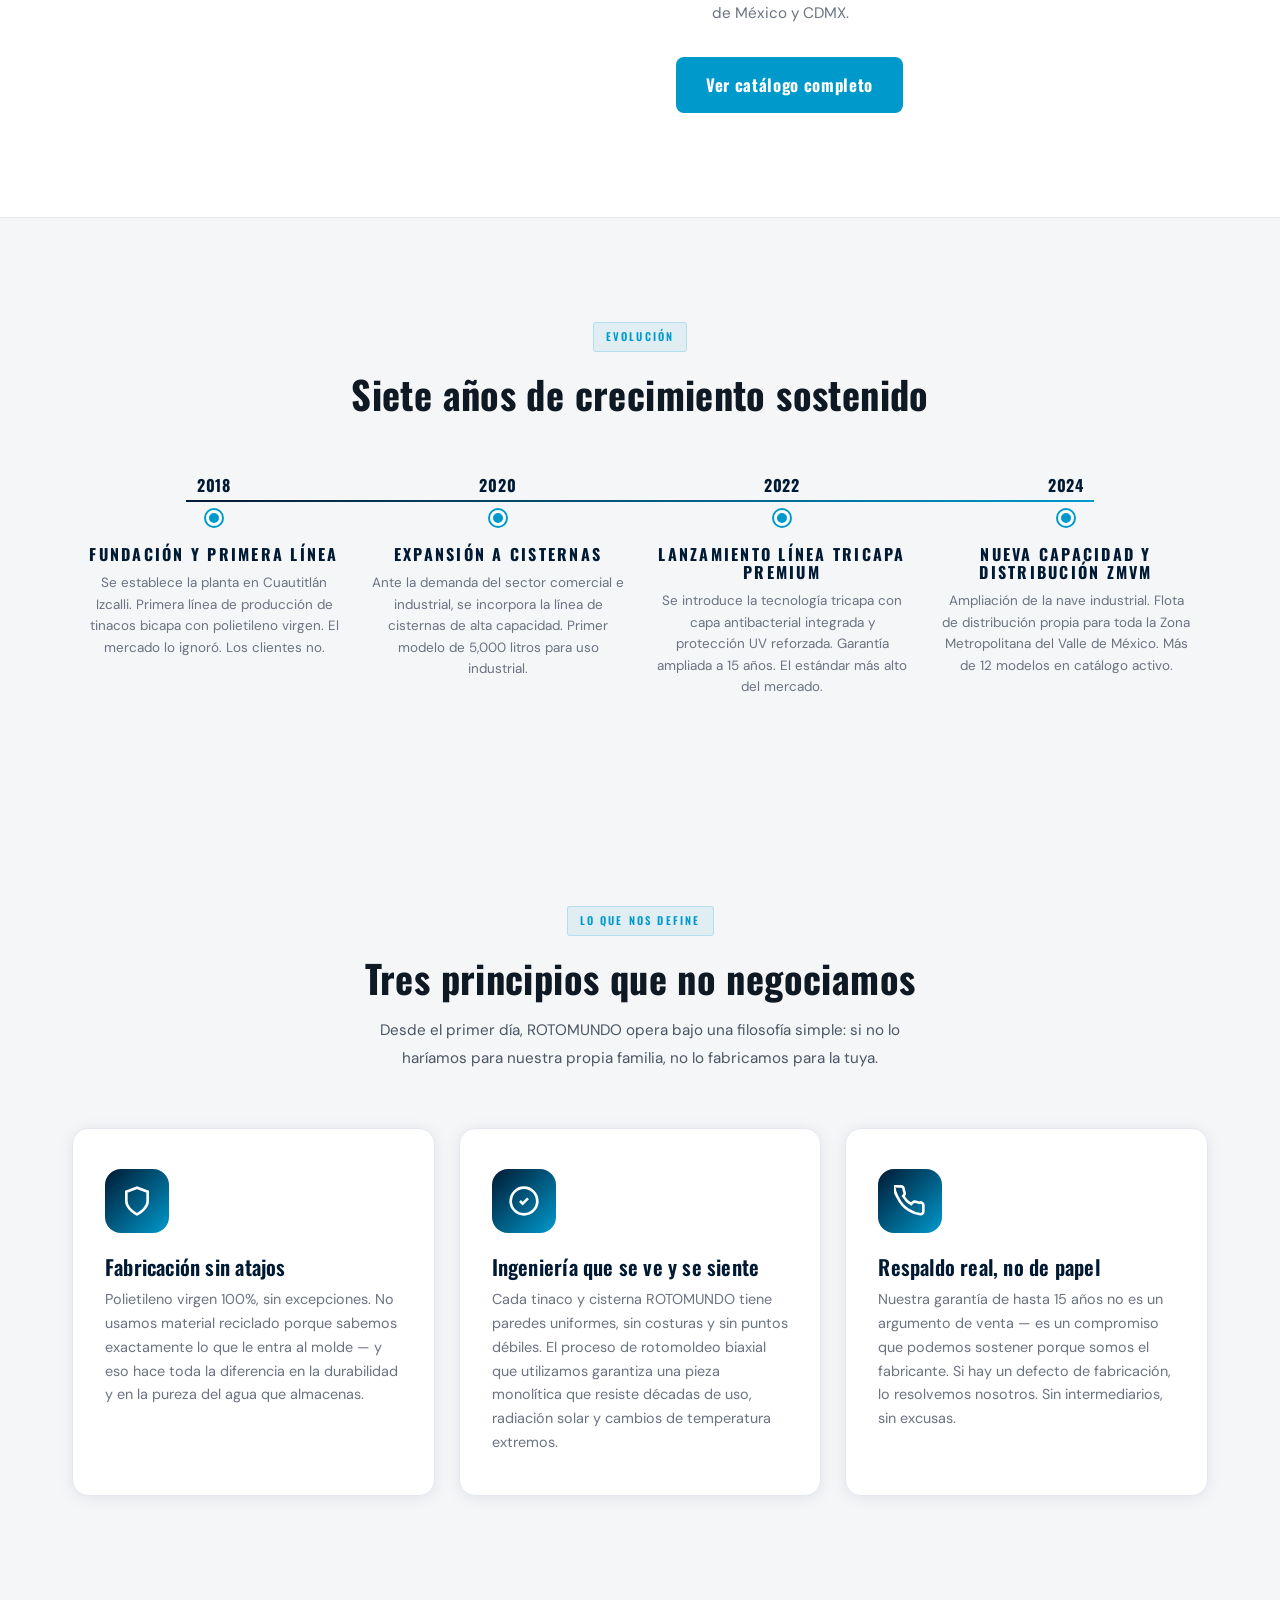
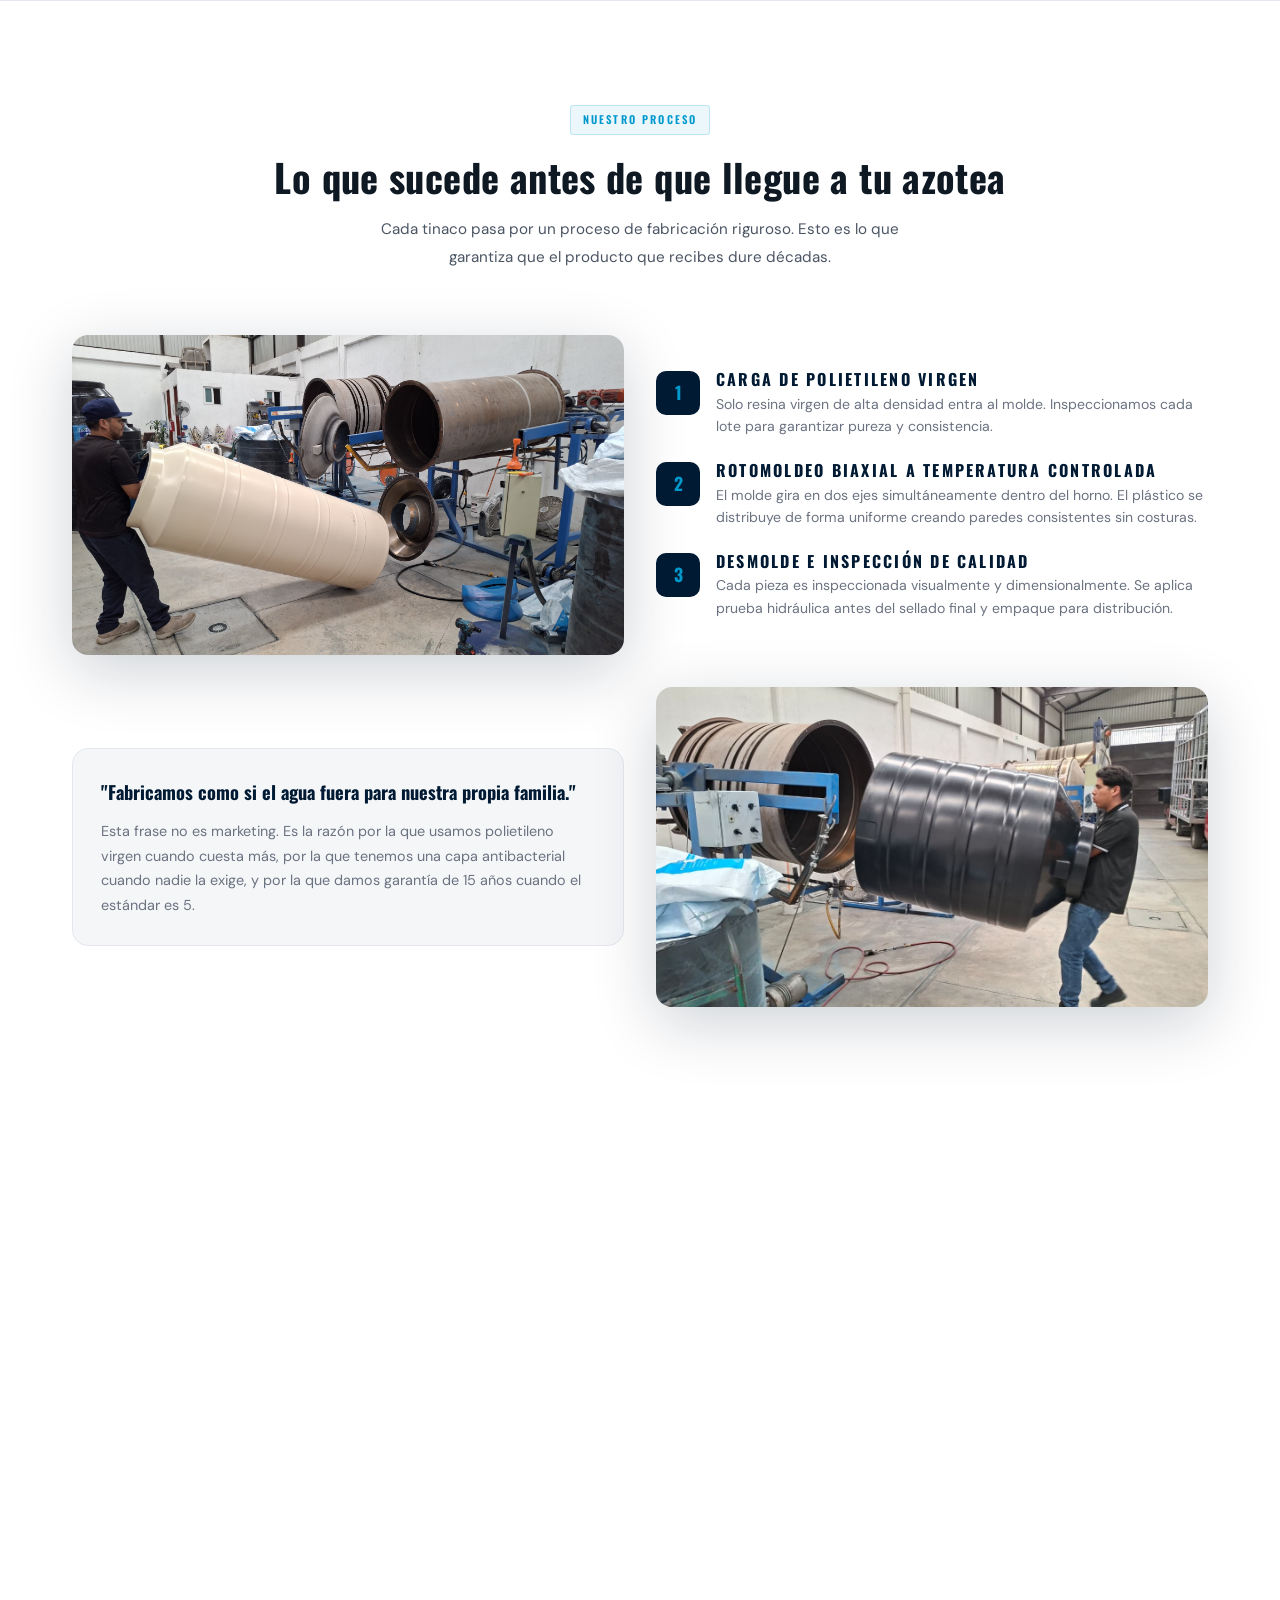
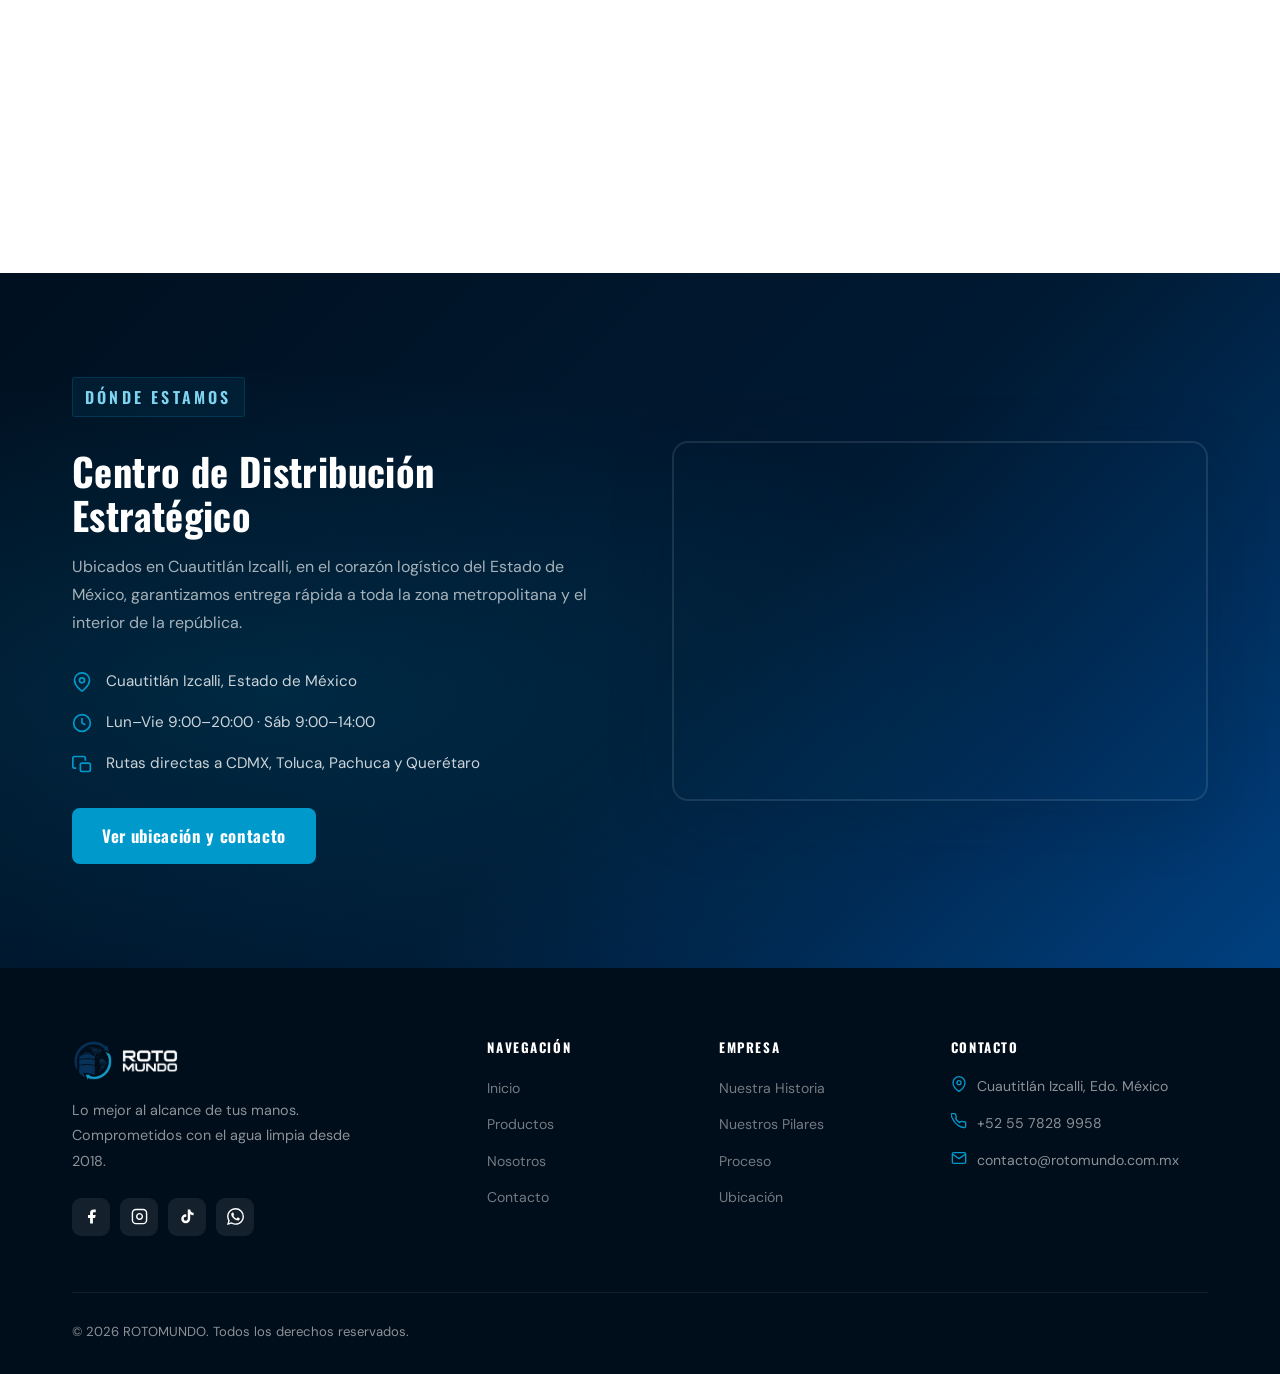
<file: nosotros.html>
<!DOCTYPE html>
<html lang="es">
<head>
  <meta charset="UTF-8" />
  <meta name="viewport" content="width=device-width, initial-scale=1.0" />
  <title>Nosotros — ROTOMUNDO | Historia y Compromiso</title>
  <meta name="description" content="Conoce la historia de ROTOMUNDO. Desde 2018 comprometidos con soluciones de almacenamiento de agua limpia para México." />
  <link rel="icon" type="image/png" href="favicon.png" />
  <link rel="apple-touch-icon" href="favicon.png" />
  <link rel="preconnect" href="https://fonts.googleapis.com" />
  <link rel="preconnect" href="https://fonts.gstatic.com" crossorigin />
  <link rel="stylesheet" href="shared.css" />
  <style>
    /* ── STATS BAR ── */
    .stats-bar {
      background: var(--white);
      border-bottom: 1px solid var(--gray2);
    }
    .stats-bar-inner {
      display: grid;
      grid-template-columns: repeat(3, 1fr);
    }
    .stat-block {
      padding: 40px 32px;
      border-right: 1px solid var(--gray2);
      display: flex;
      align-items: flex-start;
      gap: 20px;
    }
    .stat-block:last-child { border-right: none; }
    .stat-icon {
      width: 52px; height: 52px; flex-shrink: 0;
      background: var(--sky-light);
      border-radius: 14px;
      display: flex; align-items: center; justify-content: center;
    }
    .stat-icon svg { width: 26px; height: 26px; color: var(--sky); }
    .stat-info .num {
      font-family: 'Oswald', sans-serif;
      font-size: 2.2rem; font-weight: 700;
      color: var(--navy); line-height: 1;
    }
    .stat-info .num span { color: var(--sky); }
    .stat-info .lbl { font-size: .85rem; color: var(--gray3); margin-top: 4px; }
    @media (max-width: 700px) {
      .stats-bar-inner { grid-template-columns: 1fr; }
      .stat-block { border-right: none; border-bottom: 1px solid var(--gray2); }
      .stat-block:last-child { border-bottom: none; }
    }

    /* ── HISTORIA ── */
    #historia { background: var(--white); }
    .historia-grid {
      display: grid;
      grid-template-columns: 1fr 1fr;
      gap: 72px;
      align-items: center;
    }
    .historia-img {
      border-radius: var(--radius-lg);
      overflow: hidden;
      box-shadow: var(--shadow-xl);
      aspect-ratio: 4/3;
    }
    .historia-img img { width: 100%; height: 100%; object-fit: cover; }
    .historia-text .section-sub { max-width: 100%; margin-bottom: 20px; }
    .historia-list {
      display: flex; flex-direction: column; gap: 14px;
      margin: 24px 0 32px;
    }
    .historia-list-item {
      display: flex; gap: 14px; align-items: flex-start;
    }
    .hist-check {
      width: 22px; height: 22px; flex-shrink: 0;
      background: linear-gradient(135deg, var(--navy), var(--sky));
      border-radius: 6px;
      display: flex; align-items: center; justify-content: center;
      margin-top: 1px;
    }
    .hist-check svg { width: 12px; height: 12px; color: #fff; }
    .historia-list-item p { font-size: .95rem; color: var(--gray3); line-height: 1.6; }
    .historia-list-item strong { color: var(--text); }
    @media (max-width: 800px) {
      .historia-grid { grid-template-columns: 1fr; gap: 40px; }
      .historia-img { aspect-ratio: 16/9; }
    }

    /* ── TIMELINE ── */
    .tl-track {
      position: relative;
      display: grid;
      grid-template-columns: repeat(4, 1fr);
      gap: 0;
    }
    .tl-track::before {
      content: '';
      position: absolute;
      top: 28px; left: 10%; right: 10%;
      height: 2px;
      background: linear-gradient(to right, var(--navy), var(--sky));
    }
    .tl-item {
      display: flex;
      flex-direction: column;
      align-items: center;
      text-align: center;
      padding: 0 16px;
      position: relative;
    }
    .tl-year {
      font-family: 'Oswald', sans-serif;
      font-size: 1rem;
      font-weight: 700;
      color: var(--navy);
      letter-spacing: .06em;
      margin-bottom: 12px;
    }
    .tl-dot {
      width: 16px; height: 16px;
      border-radius: 50%;
      background: var(--sky);
      border: 3px solid #fff;
      box-shadow: 0 0 0 2px var(--sky);
      margin-bottom: 20px;
      flex-shrink: 0;
      z-index: 1;
    }
    .tl-content h4 {
      font-family: 'Oswald', sans-serif;
      font-size: 1rem; font-weight: 700;
      color: var(--navy); margin-bottom: 8px;
    }
    .tl-content p { font-size: .84rem; color: var(--gray3); line-height: 1.6; }
    @media (max-width: 760px) {
      .tl-track { grid-template-columns: 1fr; gap: 32px; }
      .tl-track::before { display: none; }
      .tl-item { flex-direction: row; text-align: left; gap: 20px; align-items: flex-start; }
      .tl-year { min-width: 48px; margin-bottom: 0; padding-top: 2px; }
      .tl-dot { margin-bottom: 0; margin-top: 6px; flex-shrink: 0; }
    }

    /* ── PILARES ── */
    #pilares { background: var(--gray); }
    .pilares-header { text-align: center; margin-bottom: 56px; }
    .pilares-header .section-label { justify-content: center; }
    .pilares-header .section-label::before { display: none; }
    .pilares-header .section-sub { margin: 0 auto; text-align: center; }
    .pilares-grid {
      display: grid;
      grid-template-columns: repeat(3, 1fr);
      gap: 24px;
    }
    .pilar-card {
      background: var(--white);
      border-radius: var(--radius-lg);
      padding: 40px 32px;
      border: 1px solid var(--gray2);
      box-shadow: var(--shadow);
      transition: transform var(--trans-slow), box-shadow var(--trans-slow), border-color var(--trans-slow);
    }
    .pilar-card:hover {
      transform: translateY(-6px);
      box-shadow: var(--shadow-xl);
      border-color: rgba(0,153,204,.3);
    }
    .pilar-icon {
      width: 64px; height: 64px;
      background: linear-gradient(135deg, var(--navy), var(--sky));
      border-radius: 16px;
      display: flex; align-items: center; justify-content: center;
      margin-bottom: 22px;
      transition: transform var(--trans-slow);
    }
    .pilar-card:hover .pilar-icon { transform: scale(1.08) rotate(-3deg); }
    .pilar-icon svg { width: 32px; height: 32px; color: #fff; }
    .pilar-card h3 {
      font-size: 1.3rem;
      color: var(--navy);
      margin-bottom: 10px;
    }
    .pilar-card p { font-size: .9rem; color: var(--gray3); line-height: 1.65; }
    @media (max-width: 860px) { .pilares-grid { grid-template-columns: 1fr 1fr; } }
    @media (max-width: 560px) { .pilares-grid { grid-template-columns: 1fr; } }

    /* ── PROCESO ── */
    #proceso { background: var(--white); }
    .proceso-grid {
      display: grid;
      grid-template-columns: 1fr 1fr;
      gap: 72px;
      align-items: center;
    }
    .proceso-img {
      border-radius: var(--radius-lg);
      overflow: hidden;
      box-shadow: var(--shadow-xl);
    }
    .proceso-img img { width: 100%; }
    .proceso-text .section-sub { max-width: 100%; margin-bottom: 28px; }
    .proceso-steps {
      display: flex; flex-direction: column; gap: 20px;
    }
    .proceso-step {
      display: flex; gap: 16px; align-items: flex-start;
    }
    .step-num {
      width: 36px; height: 36px; flex-shrink: 0;
      background: var(--navy);
      border-radius: 10px;
      display: flex; align-items: center; justify-content: center;
      font-family: 'Oswald', sans-serif;
      font-size: 1rem; font-weight: 700;
      color: var(--sky);
    }
    .step-content h4 {
      font-family: 'Oswald', sans-serif;
      font-size: 1.05rem; font-weight: 700;
      color: var(--navy);
      margin-bottom: 4px;
    }
    .step-content p { font-size: .88rem; color: var(--gray3); line-height: 1.6; }
    @media (max-width: 800px) {
      .proceso-grid { grid-template-columns: 1fr; gap: 40px; }
    }

    /* ── PRESENCIA ── */
    #presencia {
      background: linear-gradient(135deg, #001020 0%, var(--navy) 55%, #004080 100%);
      position: relative; overflow: hidden;
    }
    #presencia::before {
      content: '';
      position: absolute; inset: 0;
      background: radial-gradient(ellipse at 20% 60%, rgba(0,153,204,.14) 0%, transparent 55%);
    }
    .presencia-inner {
      position: relative; z-index: 1;
      display: grid;
      grid-template-columns: 1fr 1fr;
      gap: 64px;
      align-items: center;
    }
    .presencia-text .section-label { color: #7fd4f0; }
    .presencia-text h2 { color: var(--white); margin-bottom: 16px; }
    .presencia-text p { color: rgba(255,255,255,.65); margin-bottom: 32px; font-size: 1rem; line-height: 1.75; }
    .presencia-items { display: flex; flex-direction: column; gap: 16px; margin-bottom: 32px; }
    .presencia-item {
      display: flex; gap: 14px; align-items: center;
      color: rgba(255,255,255,.8); font-size: .95rem;
    }
    .presencia-item svg { flex-shrink: 0; color: var(--sky); }
    .presencia-map {
      border-radius: var(--radius-lg);
      overflow: hidden;
      box-shadow: var(--shadow-xl);
      height: 360px;
      border: 2px solid rgba(255,255,255,.1);
    }
    .presencia-map iframe { width: 100%; height: 100%; border: none; }
    .map-placeholder {
      width: 100%; height: 100%;
      background: rgba(255,255,255,.06);
      display: flex; flex-direction: column;
      align-items: center; justify-content: center; gap: 12px;
      color: rgba(255,255,255,.4);
    }
    .map-placeholder svg { width: 48px; height: 48px; }
    .map-placeholder span { font-size: .9rem; }
    @media (max-width: 800px) {
      .presencia-inner { grid-template-columns: 1fr; gap: 40px; }
      .presencia-map { height: 280px; }
    }
  </style>
</head>
<body>

<!-- NAVBAR -->
<nav id="navbar" role="navigation" aria-label="Navegación principal">
  <div class="container nav-inner">
    <a href="index.html" class="nav-logo" aria-label="ROTOMUNDO inicio">
      <img src="logo sin fondo.png" alt="" class="nav-logo-icon" aria-hidden="true" />
      <img src="logo rotomundo letras.png" alt="ROTOMUNDO" class="nav-logo-text" />
    </a>
    <ul class="nav-links" role="list">
      <li><a href="index.html">Inicio</a></li>
      <li><a href="productos.html">Productos</a></li>
      <li><a href="nosotros.html" class="nav-active">Nosotros</a></li>
      <li><a href="contacto.html">Contacto</a></li>
    </ul>
    <a href="https://api.whatsapp.com/send?phone=525578289958&text=Hola,%20me%20interesa%20cotizar%20un%20producto%20ROTOMUNDO" target="_blank" rel="noopener" class="nav-cta-btn" aria-label="WhatsApp">
      <svg width="18" height="18" viewBox="0 0 24 24" fill="currentColor" aria-hidden="true"><path d="M17.472 14.382c-.297-.149-1.758-.867-2.03-.967-.273-.099-.471-.148-.67.15-.197.297-.767.966-.94 1.164-.173.199-.347.223-.644.075-.297-.15-1.255-.463-2.39-1.475-.883-.788-1.48-1.761-1.653-2.059-.173-.297-.018-.458.13-.606.134-.133.298-.347.446-.52.149-.174.198-.298.298-.497.099-.198.05-.371-.025-.52-.075-.149-.669-1.612-.916-2.207-.242-.579-.487-.5-.669-.51-.173-.008-.371-.01-.57-.01-.198 0-.52.074-.792.372-.272.297-1.04 1.016-1.04 2.479 0 1.462 1.065 2.875 1.213 3.074.149.198 2.096 3.2 5.077 4.487.709.306 1.262.489 1.694.625.712.227 1.36.195 1.871.118.571-.085 1.758-.719 2.006-1.413.248-.694.248-1.289.173-1.413-.074-.124-.272-.198-.57-.347m-5.421 7.403h-.004a9.87 9.87 0 01-5.031-1.378l-.361-.214-3.741.982.998-3.648-.235-.374a9.86 9.86 0 01-1.51-5.26c.001-5.45 4.436-9.884 9.888-9.884 2.64 0 5.122 1.03 6.988 2.898a9.825 9.825 0 012.893 6.994c-.003 5.45-4.437 9.884-9.885 9.884m8.413-18.297A11.815 11.815 0 0012.05 0C5.495 0 .16 5.335.157 11.892c0 2.096.547 4.142 1.588 5.945L.057 24l6.305-1.654a11.882 11.882 0 005.683 1.448h.005c6.554 0 11.89-5.335 11.893-11.893a11.821 11.821 0 00-3.48-8.413z"/></svg>
      WhatsApp
    </a>
    <button class="hamburger" id="hamburger" aria-label="Abrir menú" aria-expanded="false"><span></span><span></span><span></span></button>
  </div>
</nav>
<div class="mobile-menu" id="mobileMenu" role="dialog" aria-label="Menú móvil">
  <a href="index.html">Inicio</a><a href="productos.html">Productos</a><a href="nosotros.html">Nosotros</a><a href="contacto.html">Contacto</a>
  <a href="https://api.whatsapp.com/send?phone=525578289958" target="_blank" rel="noopener" class="nav-cta-btn">WhatsApp</a>
</div>

<!-- PAGE HERO -->
<header class="page-hero" aria-label="Encabezado nosotros">
  <div class="container">
    <nav class="page-breadcrumb" aria-label="Ruta">
      <a href="index.html">Inicio</a>
      <svg width="14" height="14" viewBox="0 0 24 24" fill="none" stroke="currentColor" stroke-width="2.5" aria-hidden="true"><polyline points="9 18 15 12 9 6"/></svg>
      <span>Nosotros</span>
    </nav>
    <h1 class="page-hero-title h-enter d1">Fabricantes mexicanos<br/><em>de ingeniería hidráulica</em></h1>
    <p class="page-hero-sub h-enter d2">No somos distribuidores. Somos fabricantes. Desde 2018 operamos nuestra propia planta en Cuautitlán Izcalli, controlando cada etapa del proceso para entregar un producto sin compromisos.</p>
  </div>
</header>

<!-- STATS BAR -->
<section class="stats-bar" aria-label="Estadísticas clave">
  <div class="container">
    <div class="stats-bar-inner" style="grid-template-columns: repeat(4,1fr);">
      <div class="stat-block fade-in" data-d="1">
        <div class="stat-icon">
          <svg viewBox="0 0 24 24" fill="none" stroke="currentColor" stroke-width="2" aria-hidden="true"><rect x="3" y="4" width="18" height="18" rx="2"/><line x1="16" y1="2" x2="16" y2="6"/><line x1="8" y1="2" x2="8" y2="6"/><line x1="3" y1="10" x2="21" y2="10"/></svg>
        </div>
        <div class="stat-info">
          <div class="num">7<span>+</span></div>
          <div class="lbl">Años fabricando en México</div>
        </div>
      </div>
      <div class="stat-block fade-in" data-d="2">
        <div class="stat-icon">
          <svg viewBox="0 0 24 24" fill="none" stroke="currentColor" stroke-width="2" aria-hidden="true"><path d="M12 22s8-4 8-10V5l-8-3-8 3v7c0 6 8 10 8 10z"/></svg>
        </div>
        <div class="stat-info">
          <div class="num">15<span>a</span></div>
          <div class="lbl">Garantía máxima línea Tricapa</div>
        </div>
      </div>
      <div class="stat-block fade-in" data-d="3">
        <div class="stat-icon">
          <svg viewBox="0 0 24 24" fill="none" stroke="currentColor" stroke-width="2" aria-hidden="true"><circle cx="12" cy="12" r="10"/><path d="M9 12l2 2 4-4"/></svg>
        </div>
        <div class="stat-info">
          <div class="num">100<span>%</span></div>
          <div class="lbl">Polietileno virgen, cero reciclado</div>
        </div>
      </div>
      <div class="stat-block fade-in" data-d="4">
        <div class="stat-icon">
          <svg viewBox="0 0 24 24" fill="none" stroke="currentColor" stroke-width="2" aria-hidden="true"><rect x="1" y="3" width="15" height="13" rx="2"/><path d="M16 8h4l3 3v5h-7V8z"/><circle cx="5.5" cy="18.5" r="2.5"/><circle cx="18.5" cy="18.5" r="2.5"/></svg>
        </div>
        <div class="stat-info">
          <div class="num">ZMVM</div>
          <div class="lbl">Entrega a domicilio en toda el área metropolitana</div>
        </div>
      </div>
    </div>
  </div>
</section>

<!-- HISTORIA -->
<section id="historia" class="section" aria-labelledby="hist-title">
  <div class="container">
    <div class="historia-grid">
      <div class="historia-img-side fade-in">
        <div class="historia-img">
          <img src="assets/empresa_01.jpeg" alt="Planta de producción ROTOMUNDO en Cuautitlán Izcalli" loading="lazy" />
        </div>
      </div>
      <div class="historia-text fade-in" data-d="2">
        <p class="section-label">Nuestra historia</p>
        <h2 id="hist-title" class="section-title">Nació de una decisión de no ceder en calidad</h2>
        <p class="section-sub">En 2018, cuando el mercado de tinacos en México estaba dominado por productos fabricados con material reciclado y garantías de papel, ROTOMUNDO tomó la decisión opuesta: planta propia, polietileno 100% virgen y garantía real de hasta 15 años. No fue una apuesta fácil, pero era la correcta.</p>
        <div class="historia-list">
          <div class="historia-list-item">
            <div class="hist-check"><svg viewBox="0 0 24 24" fill="none" stroke="currentColor" stroke-width="3" aria-hidden="true"><polyline points="20 6 9 17 4 12"/></svg></div>
            <p><strong>Planta propia en Cuautitlán Izcalli</strong> — no somos intermediarios. Controlamos diseño, fabricación, calidad y entrega desde el origen hasta tu hogar.</p>
          </div>
          <div class="historia-list-item">
            <div class="hist-check"><svg viewBox="0 0 24 24" fill="none" stroke="currentColor" stroke-width="3" aria-hidden="true"><polyline points="20 6 9 17 4 12"/></svg></div>
            <p><strong>Tecnología de rotomoldeo de precisión</strong> — nuestros hornos biaxiales garantizan grosor uniforme en cada pieza, sin costuras, sin puntos débiles.</p>
          </div>
          <div class="historia-list-item">
            <div class="hist-check"><svg viewBox="0 0 24 24" fill="none" stroke="currentColor" stroke-width="3" aria-hidden="true"><polyline points="20 6 9 17 4 12"/></svg></div>
            <p><strong>Cero reciclado, siempre virgen</strong> — cada gramo de polietileno que entra a nuestros moldes es materia prima virgen de alta densidad. Sin excepciones.</p>
          </div>
          <div class="historia-list-item">
            <div class="hist-check"><svg viewBox="0 0 24 24" fill="none" stroke="currentColor" stroke-width="3" aria-hidden="true"><polyline points="20 6 9 17 4 12"/></svg></div>
            <p><strong>Garantía que se cumple</strong> — hasta 15 años contra defecto de fabricación, respaldada con documentación oficial y soporte directo del fabricante.</p>
          </div>
          <div class="historia-list-item">
            <div class="hist-check"><svg viewBox="0 0 24 24" fill="none" stroke="currentColor" stroke-width="3" aria-hidden="true"><polyline points="20 6 9 17 4 12"/></svg></div>
            <p><strong>Entrega a domicilio en toda la ZMVM</strong> — flota propia de distribución para hogares, comercios y proyectos industriales en todo el Estado de México y CDMX.</p>
          </div>
        </div>
        <a href="productos.html" class="btn btn-primary">Ver catálogo completo</a>
      </div>
    </div>
  </div>
</section>

<!-- TIMELINE -->
<section id="timeline" class="section" style="background:var(--gray); border-top:1px solid var(--gray2);" aria-labelledby="tl-title">
  <div class="container">
    <div class="fade-in" style="text-align:center; margin-bottom:56px;">
      <p class="section-label" style="justify-content:center;">Evolución</p>
      <h2 id="tl-title" class="section-title">Siete años de crecimiento sostenido</h2>
    </div>
    <div class="tl-track">
      <div class="tl-item fade-in" data-d="1">
        <div class="tl-year">2018</div>
        <div class="tl-dot"></div>
        <div class="tl-content">
          <h4>Fundación y primera línea</h4>
          <p>Se establece la planta en Cuautitlán Izcalli. Primera línea de producción de tinacos bicapa con polietileno virgen. El mercado lo ignoró. Los clientes no.</p>
        </div>
      </div>
      <div class="tl-item fade-in" data-d="2">
        <div class="tl-year">2020</div>
        <div class="tl-dot"></div>
        <div class="tl-content">
          <h4>Expansión a cisternas</h4>
          <p>Ante la demanda del sector comercial e industrial, se incorpora la línea de cisternas de alta capacidad. Primer modelo de 5,000 litros para uso industrial.</p>
        </div>
      </div>
      <div class="tl-item fade-in" data-d="3">
        <div class="tl-year">2022</div>
        <div class="tl-dot"></div>
        <div class="tl-content">
          <h4>Lanzamiento línea Tricapa Premium</h4>
          <p>Se introduce la tecnología tricapa con capa antibacterial integrada y protección UV reforzada. Garantía ampliada a 15 años. El estándar más alto del mercado.</p>
        </div>
      </div>
      <div class="tl-item fade-in" data-d="4">
        <div class="tl-year">2024</div>
        <div class="tl-dot"></div>
        <div class="tl-content">
          <h4>Nueva capacidad y distribución ZMVM</h4>
          <p>Ampliación de la nave industrial. Flota de distribución propia para toda la Zona Metropolitana del Valle de México. Más de 12 modelos en catálogo activo.</p>
        </div>
      </div>
    </div>
  </div>
</section>

<!-- PILARES FUNDAMENTALES -->
<section id="pilares" class="section" aria-labelledby="pilar-title">
  <div class="container">
    <div class="pilares-header fade-in">
      <p class="section-label">Lo que nos define</p>
      <h2 id="pilar-title" class="section-title">Tres principios que no negociamos</h2>
      <p class="section-sub">Desde el primer día, ROTOMUNDO opera bajo una filosofía simple: si no lo haríamos para nuestra propia familia, no lo fabricamos para la tuya.</p>
    </div>
    <div class="pilares-grid">
      <div class="pilar-card fade-in" data-d="1">
        <div class="pilar-icon">
          <svg viewBox="0 0 24 24" fill="none" stroke="currentColor" stroke-width="2" aria-hidden="true"><path d="M12 22s8-4 8-10V5l-8-3-8 3v7c0 6 8 10 8 10z"/></svg>
        </div>
        <h3>Fabricación sin atajos</h3>
        <p>Polietileno virgen 100%, sin excepciones. No usamos material reciclado porque sabemos exactamente lo que le entra al molde — y eso hace toda la diferencia en la durabilidad y en la pureza del agua que almacenas.</p>
      </div>
      <div class="pilar-card fade-in" data-d="2">
        <div class="pilar-icon">
          <svg viewBox="0 0 24 24" fill="none" stroke="currentColor" stroke-width="2" aria-hidden="true"><circle cx="12" cy="12" r="10"/><path d="M9 12l2 2 4-4"/></svg>
        </div>
        <h3>Ingeniería que se ve y se siente</h3>
        <p>Cada tinaco y cisterna ROTOMUNDO tiene paredes uniformes, sin costuras y sin puntos débiles. El proceso de rotomoldeo biaxial que utilizamos garantiza una pieza monolítica que resiste décadas de uso, radiación solar y cambios de temperatura extremos.</p>
      </div>
      <div class="pilar-card fade-in" data-d="3">
        <div class="pilar-icon">
          <svg viewBox="0 0 24 24" fill="none" stroke="currentColor" stroke-width="2" aria-hidden="true"><path d="M22 16.92v3a2 2 0 01-2.18 2 19.79 19.79 0 01-8.63-3.07A19.5 19.5 0 013.07 9.81a19.79 19.79 0 01-3.07-8.68A2 2 0 012.18 1h3a2 2 0 012 1.72 12.84 12.84 0 00.7 2.81 2 2 0 01-.45 2.11L6.91 8.34a16 16 0 006 6l1.27-1.27a2 2 0 012.11-.45 12.84 12.84 0 002.81.7A2 2 0 0122 14.92z"/></svg>
        </div>
        <h3>Respaldo real, no de papel</h3>
        <p>Nuestra garantía de hasta 15 años no es un argumento de venta — es un compromiso que podemos sostener porque somos el fabricante. Si hay un defecto de fabricación, lo resolvemos nosotros. Sin intermediarios, sin excusas.</p>
      </div>
    </div>
  </div>
</section>

<!-- DIFERENCIADORES CON FOTOS -->
<section id="diferenciadores" class="section" style="background:#fff; border-top:1px solid var(--gray2);" aria-label="Por qué ROTOMUNDO">
  <div class="container">
    <div class="fade-in" style="text-align:center; margin-bottom:64px;">
      <p class="section-label" style="justify-content:center;">Nuestro proceso</p>
      <h2 class="section-title">Lo que sucede antes de que llegue a tu azotea</h2>
      <p class="section-sub" style="margin:0 auto; text-align:center;">Cada tinaco pasa por un proceso de fabricación riguroso. Esto es lo que garantiza que el producto que recibes dure décadas.</p>
    </div>
    <div style="display:grid; grid-template-columns:1fr 1fr; gap:32px;">
      <div class="fade-in" data-d="1" style="border-radius:16px; overflow:hidden; box-shadow:var(--shadow-xl);">
        <img src="assets/roto_01.jpeg" alt="Tinaco recién fabricado saliendo del molde" loading="lazy" style="width:100%; height:320px; object-fit:cover;" />
      </div>
      <div class="fade-in" data-d="2" style="display:flex; flex-direction:column; justify-content:center; gap:24px; padding:16px 0;">
        <div style="display:flex; gap:16px; align-items:flex-start;">
          <div style="width:44px;height:44px;flex-shrink:0;background:var(--navy);border-radius:10px;display:flex;align-items:center;justify-content:center;color:var(--sky);font-family:'Oswald',sans-serif;font-weight:700;font-size:1.1rem;">1</div>
          <div><h4 style="font-family:'Oswald',sans-serif;font-size:1rem;font-weight:700;color:var(--navy);margin-bottom:4px;">Carga de polietileno virgen</h4><p style="font-size:.88rem;color:var(--gray3);line-height:1.6;">Solo resina virgen de alta densidad entra al molde. Inspeccionamos cada lote para garantizar pureza y consistencia.</p></div>
        </div>
        <div style="display:flex; gap:16px; align-items:flex-start;">
          <div style="width:44px;height:44px;flex-shrink:0;background:var(--navy);border-radius:10px;display:flex;align-items:center;justify-content:center;color:var(--sky);font-family:'Oswald',sans-serif;font-weight:700;font-size:1.1rem;">2</div>
          <div><h4 style="font-family:'Oswald',sans-serif;font-size:1rem;font-weight:700;color:var(--navy);margin-bottom:4px;">Rotomoldeo biaxial a temperatura controlada</h4><p style="font-size:.88rem;color:var(--gray3);line-height:1.6;">El molde gira en dos ejes simultáneamente dentro del horno. El plástico se distribuye de forma uniforme creando paredes consistentes sin costuras.</p></div>
        </div>
        <div style="display:flex; gap:16px; align-items:flex-start;">
          <div style="width:44px;height:44px;flex-shrink:0;background:var(--navy);border-radius:10px;display:flex;align-items:center;justify-content:center;color:var(--sky);font-family:'Oswald',sans-serif;font-weight:700;font-size:1.1rem;">3</div>
          <div><h4 style="font-family:'Oswald',sans-serif;font-size:1rem;font-weight:700;color:var(--navy);margin-bottom:4px;">Desmolde e inspección de calidad</h4><p style="font-size:.88rem;color:var(--gray3);line-height:1.6;">Cada pieza es inspeccionada visualmente y dimensionalmente. Se aplica prueba hidráulica antes del sellado final y empaque para distribución.</p></div>
        </div>
      </div>
      <div class="fade-in" data-d="3" style="display:flex; flex-direction:column; justify-content:center; gap:24px; padding:16px 0;">
        <div style="padding:28px;background:var(--gray);border-radius:16px;border:1px solid var(--gray2);">
          <p style="font-size:1.15rem;font-family:'Oswald',sans-serif;font-weight:700;color:var(--navy);margin-bottom:12px;">"Fabricamos como si el agua fuera para nuestra propia familia."</p>
          <p style="font-size:.9rem;color:var(--gray3);line-height:1.7;">Esta frase no es marketing. Es la razón por la que usamos polietileno virgen cuando cuesta más, por la que tenemos una capa antibacterial cuando nadie la exige, y por la que damos garantía de 15 años cuando el estándar es 5.</p>
        </div>
      </div>
      <div class="fade-in" data-d="4" style="border-radius:16px; overflow:hidden; box-shadow:var(--shadow-xl);">
        <img src="assets/roto_03.jpeg" alt="Control de calidad en línea de producción ROTOMUNDO" loading="lazy" style="width:100%; height:320px; object-fit:cover;" />
      </div>
    </div>
  </div>
</section>

<!-- PROCESO ROTOMOLDEO -->
<section id="proceso" class="section" aria-labelledby="proc-title">
  <div class="container">
    <div class="proceso-grid">
      <div class="proceso-text fade-in">
        <p class="section-label">Cómo lo hacemos</p>
        <h2 id="proc-title" class="section-title">Excelencia en cada proceso</h2>
        <p class="section-sub">El proceso de rotomoldeo nos permite fabricar contenedores sin costuras, con grosor uniforme y la resistencia estructural que el almacenamiento de agua requiere.</p>
        <div class="proceso-steps">
          <div class="proceso-step">
            <div class="step-num">1</div>
            <div class="step-content">
              <h4>Selección de materia prima</h4>
              <p>Solo polietileno de media densidad 100% virgen, sin materiales reciclados.</p>
            </div>
          </div>
          <div class="proceso-step">
            <div class="step-num">2</div>
            <div class="step-content">
              <h4>Rotomoldeo a temperatura controlada</h4>
              <p>El material se distribuye uniformemente en el molde rotatorio para garantizar grosor consistente.</p>
            </div>
          </div>
          <div class="proceso-step">
            <div class="step-num">3</div>
            <div class="step-content">
              <h4>Aplicación de capas funcionales</h4>
              <p>Capa interna antibacterial y capa externa con inhibidor UV integradas durante el proceso.</p>
            </div>
          </div>
          <div class="proceso-step">
            <div class="step-num">4</div>
            <div class="step-content">
              <h4>Control de calidad y sellado</h4>
              <p>Inspección dimensional, prueba hidráulica y aplicación de cinturones de refuerzo estructural.</p>
            </div>
          </div>
        </div>
      </div>
      <div class="proceso-img-side fade-in" data-d="2">
        <div class="proceso-img">
          <img src="assets/roto_04.jpeg" alt="Proceso de rotomoldeo ROTOMUNDO" loading="lazy" />
        </div>
      </div>
    </div>
  </div>
</section>

<!-- PRESENCIA ESTRATÉGICA -->
<section id="presencia" class="section" aria-labelledby="pres-title">
  <div class="container">
    <div class="presencia-inner">
      <div class="presencia-text fade-in">
        <p class="section-label">Dónde estamos</p>
        <h2 id="pres-title" class="section-title" style="color:#fff;">Centro de Distribución Estratégico</h2>
        <p>Ubicados en Cuautitlán Izcalli, en el corazón logístico del Estado de México, garantizamos entrega rápida a toda la zona metropolitana y el interior de la república.</p>
        <div class="presencia-items">
          <div class="presencia-item">
            <svg width="20" height="20" viewBox="0 0 24 24" fill="none" stroke="currentColor" stroke-width="2" aria-hidden="true"><path d="M21 10c0 7-9 13-9 13s-9-6-9-13a9 9 0 0118 0z"/><circle cx="12" cy="10" r="3"/></svg>
            <span>Cuautitlán Izcalli, Estado de México</span>
          </div>
          <div class="presencia-item">
            <svg width="20" height="20" viewBox="0 0 24 24" fill="none" stroke="currentColor" stroke-width="2" aria-hidden="true"><circle cx="12" cy="12" r="10"/><polyline points="12 6 12 12 16 14"/></svg>
            <span>Lun–Vie 9:00–20:00 · Sáb 9:00–14:00</span>
          </div>
          <div class="presencia-item">
            <svg width="20" height="20" viewBox="0 0 24 24" fill="none" stroke="currentColor" stroke-width="2" aria-hidden="true"><path d="M5 17H3a2 2 0 01-2-2V5a2 2 0 012-2h11a2 2 0 012 2v3m4 3h-8a2 2 0 00-2 2v6a2 2 0 002 2h8a2 2 0 002-2v-6a2 2 0 00-2-2z"/></svg>
            <span>Rutas directas a CDMX, Toluca, Pachuca y Querétaro</span>
          </div>
        </div>
        <a href="contacto.html" class="btn btn-primary">Ver ubicación y contacto</a>
      </div>
      <div class="presencia-map fade-in" data-d="2">
        <iframe
          src="https://www.google.com/maps/embed?pb=!1m18!1m12!1m3!1d60152.67!2d-99.21!3d19.66!2m3!1f0!2f0!3f0!3m2!1i1024!2i768!4f13.1!3m3!1m2!1s0x85d1f8a95cdfe901%3A0x40a5ddd98bd1d7b4!2sCuautitl%C3%A1n%20Izcalli%2C%20State%20of%20Mexico!5e0!3m2!1sen!2smx!4v1700000000000!5m2!1sen!2smx"
          width="600" height="360" style="border:0;" allowfullscreen="" loading="lazy"
          referrerpolicy="no-referrer-when-downgrade"
          title="Ubicación ROTOMUNDO - Cuautitlán Izcalli">
        </iframe>
      </div>
    </div>
  </div>
</section>

<!-- FOOTER -->
<footer>
  <div class="container">
    <div class="footer-grid">
      <div class="footer-brand">
        <a href="index.html" class="nav-logo" aria-label="ROTOMUNDO">
          <img src="logo sin fondo.png" alt="" class="nav-logo-icon footer-logo-icon" aria-hidden="true" />
          <img src="logo rotomundo letras.png" alt="ROTOMUNDO" class="nav-logo-text footer-logo-text" />
        </a>
        <p class="footer-tagline">Lo mejor al alcance de tus manos. Comprometidos con el agua limpia desde 2018.</p>
        <div class="footer-social">
          <a href="https://www.facebook.com/p/Rotomundo-61566841648127/" target="_blank" rel="noopener" aria-label="Facebook"><svg viewBox="0 0 24 24" fill="currentColor" aria-hidden="true"><path d="M18 2h-3a5 5 0 00-5 5v3H7v4h3v8h4v-8h3l1-4h-4V7a1 1 0 011-1h3z"/></svg></a>
          <a href="https://www.instagram.com/__rotomundo__" target="_blank" rel="noopener" aria-label="Instagram"><svg viewBox="0 0 24 24" fill="none" stroke="currentColor" stroke-width="2" aria-hidden="true"><rect x="2" y="2" width="20" height="20" rx="5"/><path d="M16 11.37A4 4 0 1112.63 8 4 4 0 0116 11.37z"/><line x1="17.5" y1="6.5" x2="17.51" y2="6.5"/></svg></a>
          <a href="https://www.tiktok.com/@_rotomundo_" target="_blank" rel="noopener" aria-label="TikTok"><svg viewBox="0 0 24 24" fill="currentColor" aria-hidden="true"><path d="M19.59 6.69a4.83 4.83 0 01-3.77-4.25V2h-3.45v13.67a2.89 2.89 0 01-2.88 2.5 2.89 2.89 0 01-2.89-2.89 2.89 2.89 0 012.89-2.89c.28 0 .54.04.79.1V9.01a6.33 6.33 0 00-.79-.05 6.34 6.34 0 00-6.34 6.34 6.34 6.34 0 006.34 6.34 6.34 6.34 0 006.33-6.34V8.69a8.18 8.18 0 004.78 1.52V6.76a4.85 4.85 0 01-1.01-.07z"/></svg></a>
          <a href="https://api.whatsapp.com/send?phone=525578289958" target="_blank" rel="noopener" aria-label="WhatsApp"><svg viewBox="0 0 24 24" fill="currentColor" aria-hidden="true"><path d="M17.472 14.382c-.297-.149-1.758-.867-2.03-.967-.273-.099-.471-.148-.67.15-.197.297-.767.966-.94 1.164-.173.199-.347.223-.644.075-.297-.15-1.255-.463-2.39-1.475-.883-.788-1.48-1.761-1.653-2.059-.173-.297-.018-.458.13-.606.134-.133.298-.347.446-.52.149-.174.198-.298.298-.497.099-.198.05-.371-.025-.52-.075-.149-.669-1.612-.916-2.207-.242-.579-.487-.5-.669-.51-.173-.008-.371-.01-.57-.01-.198 0-.52.074-.792.372-.272.297-1.04 1.016-1.04 2.479 0 1.462 1.065 2.875 1.213 3.074.149.198 2.096 3.2 5.077 4.487.709.306 1.262.489 1.694.625.712.227 1.36.195 1.871.118.571-.085 1.758-.719 2.006-1.413.248-.694.248-1.289.173-1.413-.074-.124-.272-.198-.57-.347m-5.421 7.403h-.004a9.87 9.87 0 01-5.031-1.378l-.361-.214-3.741.982.998-3.648-.235-.374a9.86 9.86 0 01-1.51-5.26c.001-5.45 4.436-9.884 9.888-9.884 2.64 0 5.122 1.03 6.988 2.898a9.825 9.825 0 012.893 6.994c-.003 5.45-4.437 9.884-9.885 9.884m8.413-18.297A11.815 11.815 0 0012.05 0C5.495 0 .16 5.335.157 11.892c0 2.096.547 4.142 1.588 5.945L.057 24l6.305-1.654a11.882 11.882 0 005.683 1.448h.005c6.554 0 11.89-5.335 11.893-11.893a11.821 11.821 0 00-3.48-8.413z"/></svg></a>
        </div>
      </div>
      <div class="footer-col"><h5>Navegación</h5><ul><li><a href="index.html">Inicio</a></li><li><a href="productos.html">Productos</a></li><li><a href="nosotros.html">Nosotros</a></li><li><a href="contacto.html">Contacto</a></li></ul></div>
      <div class="footer-col"><h5>Empresa</h5><ul><li><a href="nosotros.html#historia">Nuestra Historia</a></li><li><a href="nosotros.html#pilares">Nuestros Pilares</a></li><li><a href="nosotros.html#proceso">Proceso</a></li><li><a href="nosotros.html#presencia">Ubicación</a></li></ul></div>
      <div class="footer-col">
        <h5>Contacto</h5>
        <div class="footer-contact-item"><svg width="16" height="16" viewBox="0 0 24 24" fill="none" stroke="currentColor" stroke-width="2" aria-hidden="true"><path d="M21 10c0 7-9 13-9 13s-9-6-9-13a9 9 0 0118 0z"/><circle cx="12" cy="10" r="3"/></svg><span>Cuautitlán Izcalli, Edo. México</span></div>
        <div class="footer-contact-item"><svg width="16" height="16" viewBox="0 0 24 24" fill="none" stroke="currentColor" stroke-width="2" aria-hidden="true"><path d="M22 16.92v3a2 2 0 01-2.18 2 19.79 19.79 0 01-8.63-3.07A19.5 19.5 0 013.07 9.81a19.79 19.79 0 01-3.07-8.68A2 2 0 012.18 1h3a2 2 0 012 1.72 12.84 12.84 0 00.7 2.81 2 2 0 01-.45 2.11L6.91 8.34a16 16 0 006 6l1.27-1.27a2 2 0 012.11-.45 12.84 12.84 0 002.81.7A2 2 0 0122 14.92z"/></svg><a href="tel:+525578289958">+52 55 7828 9958</a></div>
        <div class="footer-contact-item"><svg width="16" height="16" viewBox="0 0 24 24" fill="none" stroke="currentColor" stroke-width="2" aria-hidden="true"><path d="M4 4h16c1.1 0 2 .9 2 2v12c0 1.1-.9 2-2 2H4c-1.1 0-2-.9-2-2V6c0-1.1.9-2 2-2z"/><polyline points="22,6 12,13 2,6"/></svg><a href="mailto:contacto@rotomundo.com.mx">contacto@rotomundo.com.mx</a></div>
      </div>
    </div>
    <div class="footer-bottom">
      <span>© 2026 ROTOMUNDO. Todos los derechos reservados.</span>
    </div>
  </div>
</footer>

<a href="https://api.whatsapp.com/send?phone=525578289958" target="_blank" rel="noopener" class="wa-float" aria-label="WhatsApp">
  <div class="wa-pulse" aria-hidden="true"></div>
  <svg viewBox="0 0 24 24" fill="currentColor" aria-hidden="true"><path d="M17.472 14.382c-.297-.149-1.758-.867-2.03-.967-.273-.099-.471-.148-.67.15-.197.297-.767.966-.94 1.164-.173.199-.347.223-.644.075-.297-.15-1.255-.463-2.39-1.475-.883-.788-1.48-1.761-1.653-2.059-.173-.297-.018-.458.13-.606.134-.133.298-.347.446-.52.149-.174.198-.298.298-.497.099-.198.05-.371-.025-.52-.075-.149-.669-1.612-.916-2.207-.242-.579-.487-.5-.669-.51-.173-.008-.371-.01-.57-.01-.198 0-.52.074-.792.372-.272.297-1.04 1.016-1.04 2.479 0 1.462 1.065 2.875 1.213 3.074.149.198 2.096 3.2 5.077 4.487.709.306 1.262.489 1.694.625.712.227 1.36.195 1.871.118.571-.085 1.758-.719 2.006-1.413.248-.694.248-1.289.173-1.413-.074-.124-.272-.198-.57-.347m-5.421 7.403h-.004a9.87 9.87 0 01-5.031-1.378l-.361-.214-3.741.982.998-3.648-.235-.374a9.86 9.86 0 01-1.51-5.26c.001-5.45 4.436-9.884 9.888-9.884 2.64 0 5.122 1.03 6.988 2.898a9.825 9.825 0 012.893 6.994c-.003 5.45-4.437 9.884-9.885 9.884m8.413-18.297A11.815 11.815 0 0012.05 0C5.495 0 .16 5.335.157 11.892c0 2.096.547 4.142 1.588 5.945L.057 24l6.305-1.654a11.882 11.882 0 005.683 1.448h.005c6.554 0 11.89-5.335 11.893-11.893a11.821 11.821 0 00-3.48-8.413z"/></svg>
</a>

<script>
  const nav = document.getElementById('navbar');
  window.addEventListener('scroll', () => nav.classList.toggle('scrolled', window.scrollY > 40), { passive: true });
  const ham = document.getElementById('hamburger'), menu = document.getElementById('mobileMenu');
  ham.addEventListener('click', () => { const o = ham.classList.toggle('open'); menu.classList.toggle('open', o); ham.setAttribute('aria-expanded', o); });
  function animateCount(el) {
    const target = parseInt(el.dataset.count, 10);
    const suffix = el.dataset.suffix || '';
    const duration = 1400;
    const start = performance.now();
    function tick(now) {
      const t = Math.min((now - start) / duration, 1);
      el.textContent = Math.round((1 - Math.pow(1 - t, 3)) * target) + suffix;
      if (t < 1) requestAnimationFrame(tick);
    }
    requestAnimationFrame(tick);
  }
  const cObs = new IntersectionObserver(entries => {
    entries.forEach(e => { if (e.isIntersecting) { animateCount(e.target); cObs.unobserve(e.target); } });
  }, { threshold: 0.5 });
  document.querySelectorAll('[data-count]').forEach(el => cObs.observe(el));
  const fObs = new IntersectionObserver(entries => {
    entries.forEach(e => { if (e.isIntersecting) { e.target.classList.add('visible'); fObs.unobserve(e.target); } });
  }, { threshold: 0.1, rootMargin: '0px 0px -40px 0px' });
  document.querySelectorAll('.fade-in').forEach(el => fObs.observe(el));
</script>
</body>
</html>
</file>
<file: shared.css>
/* ══════════════════════════════════════════════════
   ROTOMUNDO — Shared Styles
   Fuentes: Oswald (headings) + DM Sans (body)
══════════════════════════════════════════════════ */

@import url('https://fonts.googleapis.com/css2?family=Oswald:wght@400;500;600;700&family=DM+Sans:wght@300;400;500;600;700&display=swap');

/* ─── RESET ─── */
*, *::before, *::after { box-sizing: border-box; margin: 0; padding: 0; }
html { scroll-behavior: smooth; overflow-x: hidden; }
body {
  font-family: 'DM Sans', sans-serif;
  color: #1a1a2e;
  background: #fff;
  line-height: 1.65;
  overflow-x: hidden;
  font-size: 1rem;
  -webkit-font-smoothing: antialiased;
}
img { display: block; max-width: 100%; }
a { text-decoration: none; color: inherit; }
ul { list-style: none; }
button { font-family: inherit; cursor: pointer; border: none; background: none; }

/* ─── VARIABLES ─── */
:root {
  --navy:        #001a33;
  --navy-deep:   #000d1a;
  --navy-mid:    #00264d;
  --sky:         #0099CC;
  --sky-dark:    #007aaa;
  --sky-light:   #e0f5fc;
  --gold:        #c8922a;
  --gold-light:  #e6b84a;
  --gold-subtle: rgba(200,146,42,.12);
  --white:       #ffffff;
  --gray:        #f4f6f8;
  --gray2:       #e4e8ee;
  --gray3:       #6b7280;
  --text:        #0f1923;
  --green:       #25D366;
  --nav-h:       68px;
  --radius:      8px;
  --radius-lg:   16px;
  --shadow:      0 2px 16px rgba(0,26,51,.08);
  --shadow-lg:   0 8px 40px rgba(0,26,51,.14);
  --shadow-xl:   0 16px 64px rgba(0,26,51,.20);
  --trans:       220ms ease;
  --trans-slow:  380ms ease;
}

/* ─── TYPOGRAPHY ─── */
h1, h2, h3, h4, h5 {
  font-family: 'Oswald', sans-serif;
  line-height: 1.12;
  font-weight: 600;
  letter-spacing: .01em;
}
h1 { font-size: clamp(2.4rem, 5vw, 4.4rem); font-weight: 700; letter-spacing: .02em; }
h2 { font-size: clamp(1.7rem, 3vw, 2.6rem); font-weight: 700; letter-spacing: .02em; }
h3 { font-size: clamp(1rem, 1.6vw, 1.2rem); font-weight: 600; letter-spacing: .01em; }
h4 { font-size: .8rem; font-weight: 600; letter-spacing: .14em; text-transform: uppercase; }

/* ─── LAYOUT ─── */
.container { max-width: 1200px; margin: 0 auto; padding: 0 32px; }
.section   { padding: 104px 0; }
.section-sm { padding: 64px 0; }

/* ─── SECTION LABELS ─── */
.section-label {
  display: inline-flex;
  align-items: center;
  gap: 8px;
  font-family: 'Oswald', sans-serif;
  font-weight: 600;
  font-size: .68rem;
  letter-spacing: .2em;
  text-transform: uppercase;
  color: var(--sky);
  background: rgba(0,153,204,.08);
  border: 1px solid rgba(0,153,204,.2);
  border-radius: 3px;
  padding: 5px 12px;
  margin-bottom: 20px;
}
.section-label::before { display: none; }
.section-title {
  color: var(--text);
  margin-bottom: 16px;
  letter-spacing: .01em;
  line-height: 1.15;
}
.section-sub {
  color: #4b5563;
  font-size: .95rem;
  max-width: 520px;
  line-height: 1.85;
  font-weight: 400;
}

/* ─── BUTTONS ─── */
.btn {
  display: inline-flex;
  align-items: center;
  gap: 9px;
  padding: 14px 30px;
  border-radius: var(--radius);
  font-family: 'Oswald', sans-serif;
  font-weight: 700;
  font-size: 1.05rem;
  letter-spacing: .04em;
  transition: background var(--trans), color var(--trans), transform var(--trans), box-shadow var(--trans);
  cursor: pointer;
  border: none;
}
.btn:hover { transform: translateY(-2px); }
.btn-primary  { background: var(--sky);   color: #fff; }
.btn-primary:hover  { background: var(--sky-dark); box-shadow: 0 8px 24px rgba(0,153,204,.35); }
.btn-navy    { background: var(--navy);  color: #fff; }
.btn-navy:hover    { background: var(--navy-mid);  box-shadow: 0 8px 24px rgba(0,51,102,.35); }
.btn-outline-white {
  background: transparent;
  color: #fff;
  border: 2px solid rgba(255,255,255,.55);
}
.btn-outline-white:hover { background: rgba(255,255,255,.1); border-color: #fff; }
.btn-outline-sky {
  background: transparent;
  color: var(--sky);
  border: 2px solid var(--sky);
}
.btn-outline-sky:hover { background: var(--sky); color: #fff; }
.btn-wa { background: var(--green); color: #fff; }
.btn-wa:hover { background: #1ebe5a; box-shadow: 0 8px 24px rgba(37,211,102,.35); }
.btn-sm { padding: 10px 20px; font-size: .95rem; }
.btn-lg { padding: 18px 40px; font-size: 1.15rem; }

/* ─── FADE-IN ON SCROLL ─── */
.fade-in {
  opacity: 0;
  transform: translateY(28px);
  transition: opacity .6s ease, transform .6s ease;
}
.fade-in.visible { opacity: 1; transform: none; }
.fade-in[data-d="1"] { transition-delay: .08s; }
.fade-in[data-d="2"] { transition-delay: .18s; }
.fade-in[data-d="3"] { transition-delay: .28s; }
.fade-in[data-d="4"] { transition-delay: .38s; }
.fade-in[data-d="5"] { transition-delay: .48s; }
.fade-in[data-d="6"] { transition-delay: .58s; }
@media (prefers-reduced-motion: reduce) {
  .fade-in { opacity: 1; transform: none; transition: none; }
}

/* ─── HERO ENTRANCE ─── */
.h-enter {
  opacity: 0;
  transform: translateY(20px);
  animation: hEnter .72s cubic-bezier(.22,1,.36,1) forwards;
}
@keyframes hEnter { to { opacity: 1; transform: none; } }
.h-enter.d1 { animation-delay: .05s; }
.h-enter.d2 { animation-delay: .22s; }
.h-enter.d3 { animation-delay: .38s; }
.h-enter.d4 { animation-delay: .54s; }
.h-enter.d5 { animation-delay: .68s; }
@media (prefers-reduced-motion: reduce) {
  .h-enter { animation: none; opacity: 1; transform: none; }
}

/* ══════════════════════════════════════════════════
   NAVBAR
══════════════════════════════════════════════════ */
#navbar {
  position: fixed;
  top: 0; left: 0; right: 0;
  z-index: 200;
  height: var(--nav-h);
  background: #fff;
  border-bottom: 1px solid var(--gray2);
  transition: box-shadow var(--trans);
}
#navbar.scrolled {
  box-shadow: 0 2px 20px rgba(0,0,0,.08);
}
.nav-inner {
  display: flex;
  align-items: center;
  justify-content: space-between;
  height: var(--nav-h);
}
.nav-logo {
  display: flex;
  align-items: center;
  gap: 8px;
  text-decoration: none;
}
.nav-logo-icon {
  height: 42px;
  width: auto;
  flex-shrink: 0;
}
.nav-logo-text {
  height: 28px;
  width: auto;
  flex-shrink: 0;
}
.nav-logo svg { flex-shrink: 0; }
.nav-logo .logo-accent { color: var(--sky); }
.nav-links {
  display: flex;
  align-items: center;
  gap: 2px;
}
.nav-links a {
  font-family: 'DM Sans', sans-serif;
  font-weight: 500;
  font-size: .9rem;
  letter-spacing: .01em;
  color: var(--gray3);
  padding: 8px 16px;
  border-radius: 6px;
  transition: color var(--trans), background var(--trans);
  position: relative;
}
.nav-links a:hover { color: var(--text); background: var(--gray); }
.nav-links a.nav-active { color: var(--navy); font-weight: 600; }
.nav-links a.nav-active::after {
  content: '';
  position: absolute;
  bottom: 2px;
  left: 16px; right: 16px;
  height: 2px;
  background: var(--sky);
  border-radius: 2px;
}
.nav-cta-btn {
  display: flex;
  align-items: center;
  gap: 8px;
  background: var(--navy);
  color: #fff;
  padding: 9px 20px;
  border-radius: var(--radius);
  font-family: 'DM Sans', sans-serif;
  font-weight: 600;
  font-size: .88rem;
  transition: background var(--trans), transform var(--trans);
}
.nav-cta-btn:hover { background: var(--navy-mid); transform: translateY(-1px); }
.nav-cta-btn svg { flex-shrink: 0; }
/* Hamburger */
.hamburger {
  display: none;
  flex-direction: column;
  gap: 5px;
  padding: 8px;
  cursor: pointer;
}
.hamburger span {
  display: block;
  width: 22px; height: 2px;
  background: var(--text);
  border-radius: 2px;
  transition: transform var(--trans), opacity var(--trans);
}
.hamburger.open span:nth-child(1) { transform: translateY(7px) rotate(45deg); }
.hamburger.open span:nth-child(2) { opacity: 0; }
.hamburger.open span:nth-child(3) { transform: translateY(-7px) rotate(-45deg); }
/* Mobile menu */
.mobile-menu {
  display: none;
  position: fixed;
  top: var(--nav-h);
  left: 0; right: 0;
  background: #fff;
  padding: 12px 24px 28px;
  border-top: 1px solid var(--gray2);
  box-shadow: 0 8px 32px rgba(0,0,0,.1);
  z-index: 199;
}
.mobile-menu.open { display: block; }
.mobile-menu a {
  display: block;
  font-family: 'DM Sans', sans-serif;
  font-size: 1rem;
  font-weight: 500;
  color: var(--text);
  padding: 14px 0;
  border-bottom: 1px solid var(--gray2);
}
.mobile-menu a:last-of-type { border-bottom: none; }
.mobile-menu .nav-cta-btn { display: flex; margin-top: 16px; width: 100%; justify-content: center; color: #fff; }
@media (max-width: 860px) {
  .nav-links, .nav-cta-btn { display: none; }
  .hamburger { display: flex; }
}

/* ══════════════════════════════════════════════════
   PAGE HERO (short, for inner pages)
══════════════════════════════════════════════════ */
.page-hero {
  background: linear-gradient(135deg, #001020 0%, var(--navy) 55%, #004d80 100%);
  padding: calc(var(--nav-h) + 64px) 0 72px;
  position: relative;
  overflow: hidden;
}
.page-hero::before {
  content: '';
  position: absolute;
  inset: 0;
  background: radial-gradient(ellipse at 70% 50%, rgba(0,153,204,.14) 0%, transparent 60%);
}
.page-hero .container { position: relative; z-index: 1; }
.page-breadcrumb {
  display: flex;
  align-items: center;
  gap: 8px;
  font-size: .82rem;
  color: rgba(255,255,255,.45);
  margin-bottom: 20px;
  font-family: 'Oswald', sans-serif;
  letter-spacing: .06em;
  text-transform: uppercase;
}
.page-breadcrumb a { color: rgba(255,255,255,.45); transition: color var(--trans); }
.page-breadcrumb a:hover { color: var(--sky); }
.page-breadcrumb span { color: var(--sky); }
.page-hero-title {
  font-size: clamp(2.4rem, 5vw, 4rem);
  color: var(--white);
  max-width: 640px;
  margin-bottom: 16px;
}
.page-hero-title em { font-style: normal; color: var(--sky); }
.page-hero-sub {
  font-size: 1.05rem;
  color: rgba(255,255,255,.62);
  max-width: 520px;
  line-height: 1.75;
}

/* ══════════════════════════════════════════════════
   PRODUCT CARDS (shared)
══════════════════════════════════════════════════ */
/* ── ProductCard (estilo componente React) ── */
.prod-card {
  background: var(--white);
  border-radius: 12px;
  overflow: hidden;
  border: 1px solid var(--gray2);
  box-shadow: 0 1px 3px rgba(0,0,0,.06), 0 1px 2px rgba(0,0,0,.04);
  display: flex;
  flex-direction: column;
  align-items: center;
  text-align: center;
  padding: 24px;
  cursor: pointer;
  transition: transform .35s cubic-bezier(.34,1.56,.64,1), box-shadow .35s ease;
}
.prod-card:hover {
  transform: translateY(-6px);
  box-shadow: 0 12px 32px rgba(0,0,0,.12);
}
.prod-img {
  width: 100%;
  height: 180px;
  display: flex;
  align-items: center;
  justify-content: center;
  margin-bottom: 16px;
  overflow: hidden;
  position: relative;
}
.prod-img img {
  height: 100%;
  width: 100%;
  object-fit: contain;
  transition: transform .35s ease;
}
.prod-card:hover .prod-img img { transform: scale(1.06); }
.prod-badge {
  position: absolute;
  top: 0; left: 0;
  background: linear-gradient(135deg, var(--navy), var(--sky));
  color: #fff;
  font-family: 'Oswald', sans-serif;
  font-size: .65rem;
  font-weight: 700;
  letter-spacing: .12em;
  text-transform: uppercase;
  padding: 3px 10px;
  border-radius: 100px;
}
.prod-body {
  flex: 1;
  display: flex;
  flex-direction: column;
  align-items: center;
  width: 100%;
  gap: 6px;
}
.prod-name {
  font-family: 'Oswald', sans-serif;
  font-weight: 700;
  font-size: 1.1rem;
  color: var(--text);
  line-height: 1.25;
}
.prod-tagline {
  font-size: .82rem;
  color: var(--gray3);
  line-height: 1.4;
}
.prod-capacity {
  font-family: 'Oswald', sans-serif;
  font-size: 1.6rem;
  font-weight: 700;
  color: var(--navy);
  line-height: 1;
  margin-top: 8px;
}
.prod-offer-row {
  display: flex;
  align-items: center;
  gap: 8px;
  margin-top: 4px;
  justify-content: center;
}
.prod-garantia-badge {
  display: inline-flex;
  align-items: center;
  gap: 5px;
  background: #fefce8;
  border: 1px solid #fde047;
  border-radius: 100px;
  padding: 4px 12px;
  font-size: .78rem;
  font-weight: 600;
  color: #854d0e;
}
.prod-cta {
  display: block;
  width: 100%;
  text-align: center;
  background: var(--navy);
  color: #fff;
  padding: 12px;
  border-radius: 8px;
  font-family: 'DM Sans', sans-serif;
  font-weight: 600;
  font-size: .95rem;
  margin-top: 16px;
  transition: background var(--trans), transform var(--trans);
  cursor: pointer;
  border: none;
}
.prod-cta:hover { background: var(--sky); transform: translateY(-1px); }

/* Spec rows — usados en catálogo detalle */
.prod-specs { margin-bottom: 18px; width: 100%; text-align: left; }
.spec-row {
  display: flex;
  justify-content: space-between;
  align-items: center;
  padding: 6px 0;
  border-bottom: 1px solid var(--gray2);
  font-size: .86rem;
}
.spec-row:last-child { border-bottom: none; }
.spec-label { color: var(--gray3); }
.spec-val { font-weight: 600; color: var(--text); }
.spec-val.garantia { color: var(--sky-dark); font-weight: 700; }

/* ══════════════════════════════════════════════════
   TABS
══════════════════════════════════════════════════ */
.tabs {
  display: flex;
  background: var(--gray2);
  border-radius: 12px;
  padding: 5px;
  gap: 6px;
  width: fit-content;
  margin: 0 auto 48px;
}
.tab-btn {
  padding: 11px 32px;
  border-radius: 9px;
  font-family: 'Oswald', sans-serif;
  font-weight: 700;
  font-size: 1rem;
  letter-spacing: .07em;
  text-transform: uppercase;
  color: var(--gray3);
  background: transparent;
  transition: background var(--trans), color var(--trans), box-shadow var(--trans);
  cursor: pointer;
  border: none;
}
.tab-btn.active {
  background: var(--navy);
  color: var(--white);
  box-shadow: 0 2px 12px rgba(0,51,102,.25);
}
.tab-content { display: none; }
.tab-content.active { display: block; }

/* ══════════════════════════════════════════════════
   FLOATING WHATSAPP
══════════════════════════════════════════════════ */
.wa-float {
  position: fixed;
  bottom: 28px; right: 28px;
  z-index: 300;
  width: 58px; height: 58px;
  background: var(--green);
  border-radius: 50%;
  display: flex;
  align-items: center;
  justify-content: center;
  box-shadow: 0 4px 20px rgba(37,211,102,.5);
  transition: transform var(--trans), box-shadow var(--trans);
  cursor: pointer;
}
.wa-float:hover { transform: scale(1.1); box-shadow: 0 6px 28px rgba(37,211,102,.6); }
.wa-float svg { width: 30px; height: 30px; color: #fff; }
.wa-pulse {
  position: absolute;
  inset: -6px;
  border-radius: 50%;
  border: 2px solid rgba(37,211,102,.4);
  animation: waPulse 2s ease-out infinite;
}
@keyframes waPulse {
  0%   { transform: scale(1); opacity: 1; }
  100% { transform: scale(1.5); opacity: 0; }
}

/* ══════════════════════════════════════════════════
   FOOTER
══════════════════════════════════════════════════ */
footer {
  background: var(--navy-deep);
  color: rgba(255,255,255,.55);
  padding: 72px 0 32px;
}
.footer-grid {
  display: grid;
  grid-template-columns: 2fr 1fr 1fr 1.4fr;
  gap: 48px;
  margin-bottom: 56px;
}
.footer-brand .nav-logo { margin-bottom: 16px; }
.footer-logo-text { filter: brightness(0) invert(1); }
.footer-tagline {
  font-size: .9rem;
  line-height: 1.75;
  margin-bottom: 24px;
  max-width: 280px;
}
.footer-social { display: flex; gap: 10px; }
.footer-social a {
  width: 38px; height: 38px;
  border-radius: 9px;
  background: rgba(255,255,255,.08);
  display: flex; align-items: center; justify-content: center;
  transition: background var(--trans);
  cursor: pointer;
}
.footer-social a:hover { background: var(--sky); }
.footer-social svg { width: 17px; height: 17px; color: #fff; }
.footer-col h5 {
  font-family: 'Oswald', sans-serif;
  font-size: .82rem;
  font-weight: 700;
  letter-spacing: .12em;
  text-transform: uppercase;
  color: var(--white);
  margin-bottom: 20px;
}
.footer-col ul li { margin-bottom: 10px; }
.footer-col ul a {
  font-size: .88rem;
  color: rgba(255,255,255,.45);
  transition: color var(--trans);
}
.footer-col ul a:hover { color: var(--white); }
.footer-contact-item {
  display: flex;
  align-items: flex-start;
  gap: 10px;
  margin-bottom: 14px;
  font-size: .88rem;
}
.footer-contact-item svg { flex-shrink: 0; color: var(--sky); margin-top: 1px; }
.footer-contact-item a { color: rgba(255,255,255,.55); transition: color var(--trans); }
.footer-contact-item a:hover { color: var(--white); }
.footer-bottom {
  border-top: 1px solid rgba(255,255,255,.08);
  padding-top: 28px;
  display: flex;
  justify-content: space-between;
  align-items: center;
  flex-wrap: wrap;
  gap: 14px;
  font-size: .82rem;
}
.footer-bottom a { color: rgba(255,255,255,.4); transition: color var(--trans); }
.footer-bottom a:hover { color: var(--white); }
@media (max-width: 900px) {
  .footer-grid { grid-template-columns: 1fr 1fr; gap: 36px; }
}
@media (max-width: 560px) {
  .footer-grid { grid-template-columns: 1fr; gap: 28px; }
  .footer-bottom { flex-direction: column; text-align: center; }
}

/* ══════════════════════════════════════════════════
   PROD GRID
══════════════════════════════════════════════════ */
.prod-grid {
  display: grid;
  grid-template-columns: repeat(3, 1fr);
  gap: 24px;
}
@media (max-width: 900px) { .prod-grid { grid-template-columns: repeat(2, 1fr); } }
@media (max-width: 560px) { .prod-grid { grid-template-columns: 1fr; } }

/* ══════════════════════════════════════════════════
   SHARED SCROLL REVEAL INIT
══════════════════════════════════════════════════ */
</file>
